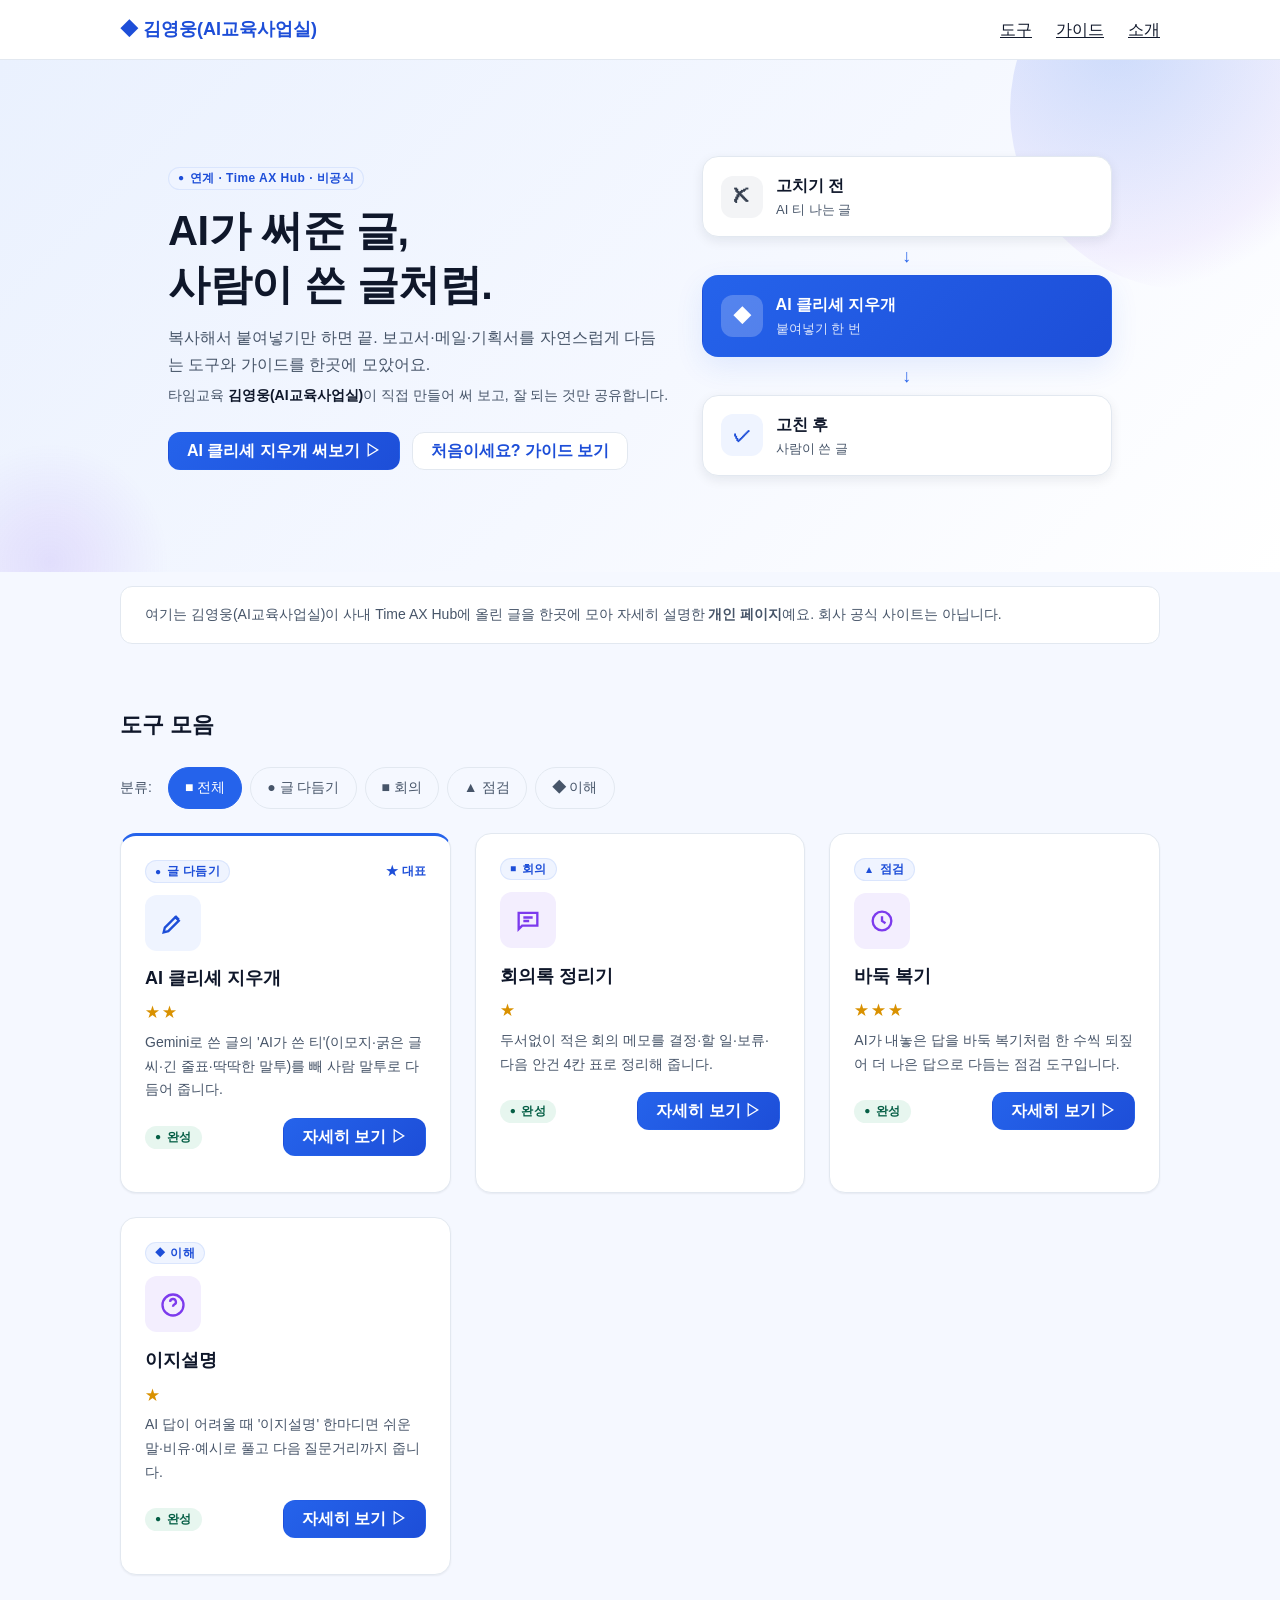
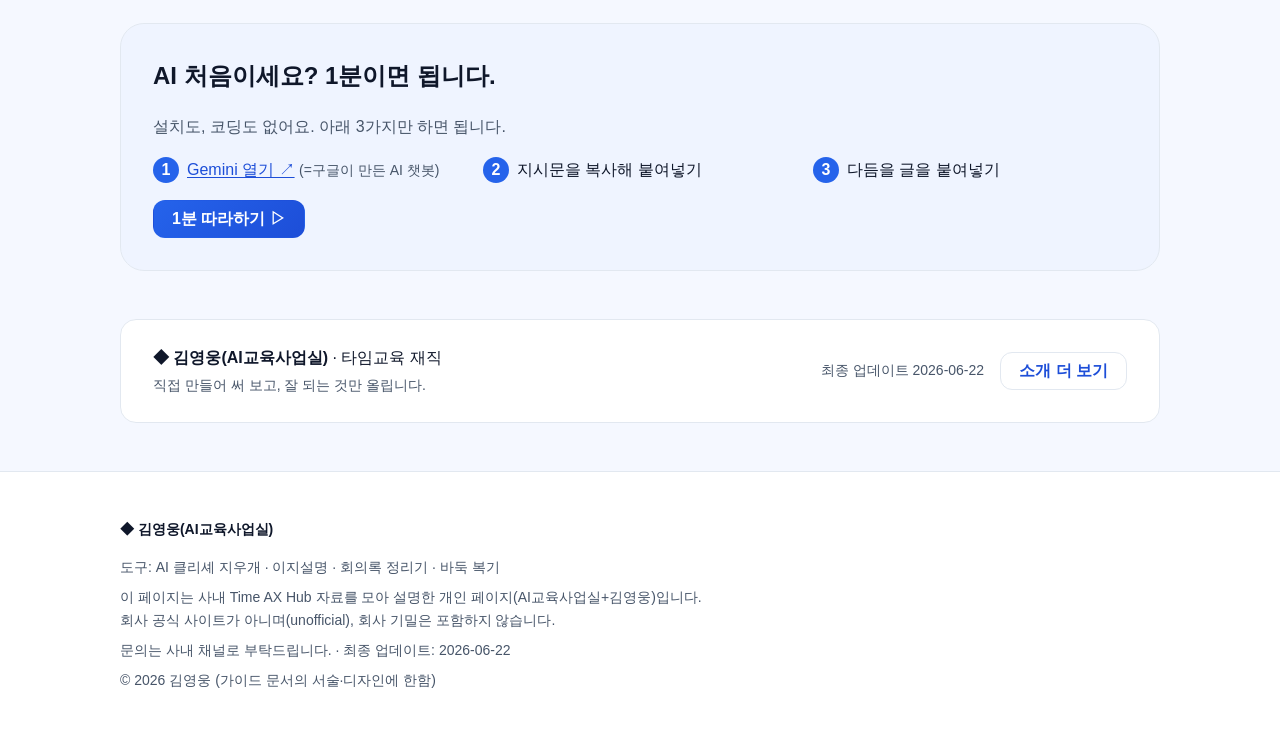
<file: index.html>
<!DOCTYPE html>
<html lang="ko">
<head>
<meta charset="UTF-8">
<meta name="viewport" content="width=device-width, initial-scale=1">
<title>김영웅 자료 허브 — 사내 AI 도구 모음</title>
<meta name="description" content="타임교육 김영웅(AI교육사업실)이 만든 사내 AI 도구·가이드를 한곳에 모은 개인 페이지(비공식). AI 클리셰 지우개 외.">
<link rel="icon" href="assets/img/logo-wordmark.svg" type="image/svg+xml">
<link rel="stylesheet" href="assets/css/style.css">
</head>
<body>

<header class="nav">
  <div class="container" style="display:flex;align-items:center;justify-content:space-between;width:100%;">
    <a class="is-button" href="index.html" aria-label="자료 허브 홈">◆ 김영웅(AI교육사업실)</a>
    <nav>
      <button class="nav__toggle" aria-label="메뉴 열기" aria-expanded="false" aria-controls="navMenu">☰</button>
      <div class="nav__menu" id="navMenu">
        <a href="index.html#tools">도구</a>
        <a href="guide.html">가이드</a>
        <a href="about.html">소개</a>
      </div>
    </nav>
  </div>
</header>

<main>

  <!-- S1 히어로 (강화) -->
  <section class="hero--v2">
    <div class="container">
      <div class="hero">
        <div class="hero__copy reveal reveal-1">
          <span class="badge badge--primary"><span class="badge__icon">●</span>연계 · Time AX Hub · 비공식</span>
          <h1 class="display" style="margin-top:14px;font-size:clamp(1.9rem,5.4vw,2.6rem);">AI가 써준 글,<br>사람이 쓴 글처럼.</h1>
          <p style="color:var(--sub);margin:0 0 6px;">복사해서 붙여넣기만 하면 끝. 보고서·메일·기획서를 자연스럽게 다듬는 도구와 가이드를 한곳에 모았어요.</p>
          <p style="font-size:var(--fs-sm);color:var(--sub);margin:0;">타임교육 <b style="color:var(--ink);">김영웅(AI교육사업실)</b>이 직접 만들어 써 보고, 잘 되는 것만 공유합니다.</p>
          <div class="hero__cta">
            <a class="btn btn--primary" href="tools/cliche-eraser.html">AI 클리셰 지우개 써보기 ▷</a>
            <a class="btn btn--ghost" href="guide.html">처음이세요? 가이드 보기</a>
          </div>
        </div>
        <div class="hero__art">
          <div class="hero-visual reveal reveal-2" role="img" aria-label="고치기 전 글이 AI 클리셰 지우개를 거쳐 고친 후 글이 되는 흐름">
            <div class="vcard is-before"><span class="vico">✗</span><div><b>고치기 전</b><div class="vsub">AI 티 나는 글</div></div></div>
            <div class="vsep" aria-hidden="true">↓</div>
            <div class="vcard is-tool"><span class="vico">◆</span><div><b>AI 클리셰 지우개</b><div class="vsub">붙여넣기 한 번</div></div></div>
            <div class="vsep" aria-hidden="true">↓</div>
            <div class="vcard is-after"><span class="vico">✓</span><div><b>고친 후</b><div class="vsub">사람이 쓴 글</div></div></div>
          </div>
        </div>
      </div>
    </div>
  </section>

  <!-- S2 정체성 -->
  <section style="padding-block:0;">
    <div class="container">
      <p class="identity reveal">여기는 김영웅(AI교육사업실)이 사내 Time AX Hub에 올린 글을 한곳에 모아 자세히 설명한 <b>개인 페이지</b>예요. 회사 공식 사이트는 아닙니다.</p>
    </div>
  </section>

  <!-- S3 탭 + S4 카드 -->
  <section id="tools">
    <div class="container">
      <h2 class="section-title reveal">도구 모음</h2>
      <div class="tabs reveal" style="margin-bottom:var(--sp-5);">
        <span class="tabs-label">분류:</span>
        <span class="tab tab--label" aria-current="true"><span class="glyph">■</span> 전체</span>
        <span class="tab tab--label"><span class="glyph">●</span> 글 다듬기</span>
        <span class="tab tab--label"><span class="glyph">■</span> 회의</span>
        <span class="tab tab--label"><span class="glyph">▲</span> 점검</span>
        <span class="tab tab--label"><span class="glyph">◆</span> 이해</span>
      </div>

      <div class="grid">
        <article class="card card--feature reveal reveal-1">
          <div class="card-top">
            <span class="badge badge--primary"><span class="badge__icon">●</span>글 다듬기</span>
            <span class="feature-tag"><span class="glyph">★</span> 대표</span>
          </div>
          <div class="icon-tile" aria-hidden="true">
            <svg viewBox="0 0 24 24"><path d="M4 20l4-1 9-9-3-3-9 9-1 4z"/><path d="M14 6l3 3"/></svg>
          </div>
          <h3>AI 클리셰 지우개</h3>
          <div class="stars" role="img" aria-label="추천 별 2개" title="추천 별 2개" style="color:#D99100;font-size:15px;letter-spacing:2px;margin:-2px 0 6px;">★★</div>
          <p class="summary">Gemini로 쓴 글의 'AI가 쓴 티'(이모지·굵은 글씨·긴 줄표·딱딱한 말투)를 빼 사람 말투로 다듬어 줍니다.</p>
          <div class="card-top">
            <span class="badge badge--success"><span class="badge__icon">●</span>완성</span>
            <a class="btn btn--primary" href="tools/cliche-eraser.html">자세히 보기 ▷</a>
          </div>
        </article>

        <article class="card reveal reveal-2">
          <div class="card-top">
            <span class="badge badge--primary"><span class="badge__icon">■</span>회의</span>
          </div>
          <div class="icon-tile icon-tile--secondary" aria-hidden="true">
            <svg viewBox="0 0 24 24"><path d="M4 5h16v11H7l-3 3z"/><path d="M8 9h8M8 12h5"/></svg>
          </div>
          <h3>회의록 정리기</h3>
          <div class="stars" role="img" aria-label="추천 별 1개" title="추천 별 1개" style="color:#D99100;font-size:15px;letter-spacing:2px;margin:-2px 0 6px;">★</div>
          <p class="summary">두서없이 적은 회의 메모를 결정·할 일·보류·다음 안건 4칸 표로 정리해 줍니다.</p>
          <div class="card-top">
            <span class="badge badge--success"><span class="badge__icon">●</span>완성</span>
            <a class="btn btn--primary" href="tools/meeting-notes.html">자세히 보기 ▷</a>
          </div>
        </article>

        <article class="card reveal reveal-3">
          <div class="card-top">
            <span class="badge badge--primary"><span class="badge__icon">▲</span>점검</span>
          </div>
          <div class="icon-tile icon-tile--secondary" aria-hidden="true">
            <svg viewBox="0 0 24 24"><circle cx="12" cy="12" r="8"/><path d="M12 8v4l3 2"/></svg>
          </div>
          <h3>바둑 복기</h3>
          <div class="stars" role="img" aria-label="추천 별 3개" title="추천 별 3개" style="color:#D99100;font-size:15px;letter-spacing:2px;margin:-2px 0 6px;">★★★</div>
          <p class="summary">AI가 내놓은 답을 바둑 복기처럼 한 수씩 되짚어 더 나은 답으로 다듬는 점검 도구입니다.</p>
          <div class="card-top">
            <span class="badge badge--success"><span class="badge__icon">●</span>완성</span>
            <a class="btn btn--primary" href="tools/baduk-review.html">자세히 보기 ▷</a>
          </div>
        </article>

        <article class="card reveal reveal-4">
          <div class="card-top">
            <span class="badge badge--primary"><span class="badge__icon">◆</span>이해</span>
          </div>
          <div class="icon-tile icon-tile--secondary" aria-hidden="true">
            <svg viewBox="0 0 24 24"><circle cx="12" cy="12" r="9"/><path d="M9.5 9.3a2.5 2.5 0 1 1 3.6 2.3c-.8.5-1.1 1-1.1 1.9"/><path d="M12 17.5h.01"/></svg>
          </div>
          <h3>이지설명</h3>
          <div class="stars" role="img" aria-label="추천 별 1개" title="추천 별 1개" style="color:#D99100;font-size:15px;letter-spacing:2px;margin:-2px 0 6px;">★</div>
          <p class="summary">AI 답이 어려울 때 '이지설명' 한마디면 쉬운 말·비유·예시로 풀고 다음 질문거리까지 줍니다.</p>
          <div class="card-top">
            <span class="badge badge--success"><span class="badge__icon">●</span>완성</span>
            <a class="btn btn--primary" href="tools/easy-explain.html">자세히 보기 ▷</a>
          </div>
        </article>
      </div>
    </div>
  </section>

  <!-- S5 구제띠 -->
  <section style="padding-top:0;">
    <div class="container">
      <div class="rescue reveal">
        <h2>AI 처음이세요? 1분이면 됩니다.</h2>
        <p style="color:var(--sub);margin:0;">설치도, 코딩도 없어요. 아래 3가지만 하면 됩니다.</p>
        <div class="steps-inline">
          <div class="s"><span class="num">1</span><a href="https://gemini.google.com/app" target="_blank" rel="noopener">Gemini 열기 ↗</a> <span style="color:var(--sub);font-size:var(--fs-sm);">(=구글이 만든 AI 챗봇)</span></div>
          <div class="s"><span class="num">2</span>지시문을 복사해 붙여넣기</div>
          <div class="s"><span class="num">3</span>다듬을 글을 붙여넣기</div>
        </div>
        <a class="btn btn--primary" href="guide.html">1분 따라하기 ▷</a>
      </div>
    </div>
  </section>

  <!-- S6 신뢰띠 -->
  <section style="padding-top:0;">
    <div class="container">
      <div class="trust reveal">
        <div class="who">
          <span class="glyph" aria-hidden="true">◆</span> <b>김영웅(AI교육사업실)</b> · 타임교육 재직<br>
          <span class="meta">직접 만들어 써 보고, 잘 되는 것만 올립니다.</span>
        </div>
        <div style="display:flex;gap:var(--sp-4);align-items:center;flex-wrap:wrap;">
          <span class="meta">최종 업데이트 2026-06-22</span>
          <a class="btn btn--ghost" href="about.html">소개 더 보기</a>
        </div>
      </div>
    </div>
  </section>

</main>

<footer>
  <div class="container">
    <p><b>◆ 김영웅(AI교육사업실)</b></p>
    <p class="gov">도구: AI 클리셰 지우개 · 이지설명 · 회의록 정리기 · 바둑 복기</p>
    <p class="gov">
      이 페이지는 사내 Time AX Hub 자료를 모아 설명한 개인 페이지(AI교육사업실+김영웅)입니다.<br>
      회사 공식 사이트가 아니며(unofficial), 회사 기밀은 포함하지 않습니다.
    </p>
    <p class="gov">문의는 사내 채널로 부탁드립니다. · 최종 업데이트: 2026-06-22</p>
    <p class="gov">© 2026 김영웅 (가이드 문서의 서술·디자인에 한함)</p>
  </div>
</footer>

<script src="assets/js/main.js"></script>
</body>
</html>
</file>
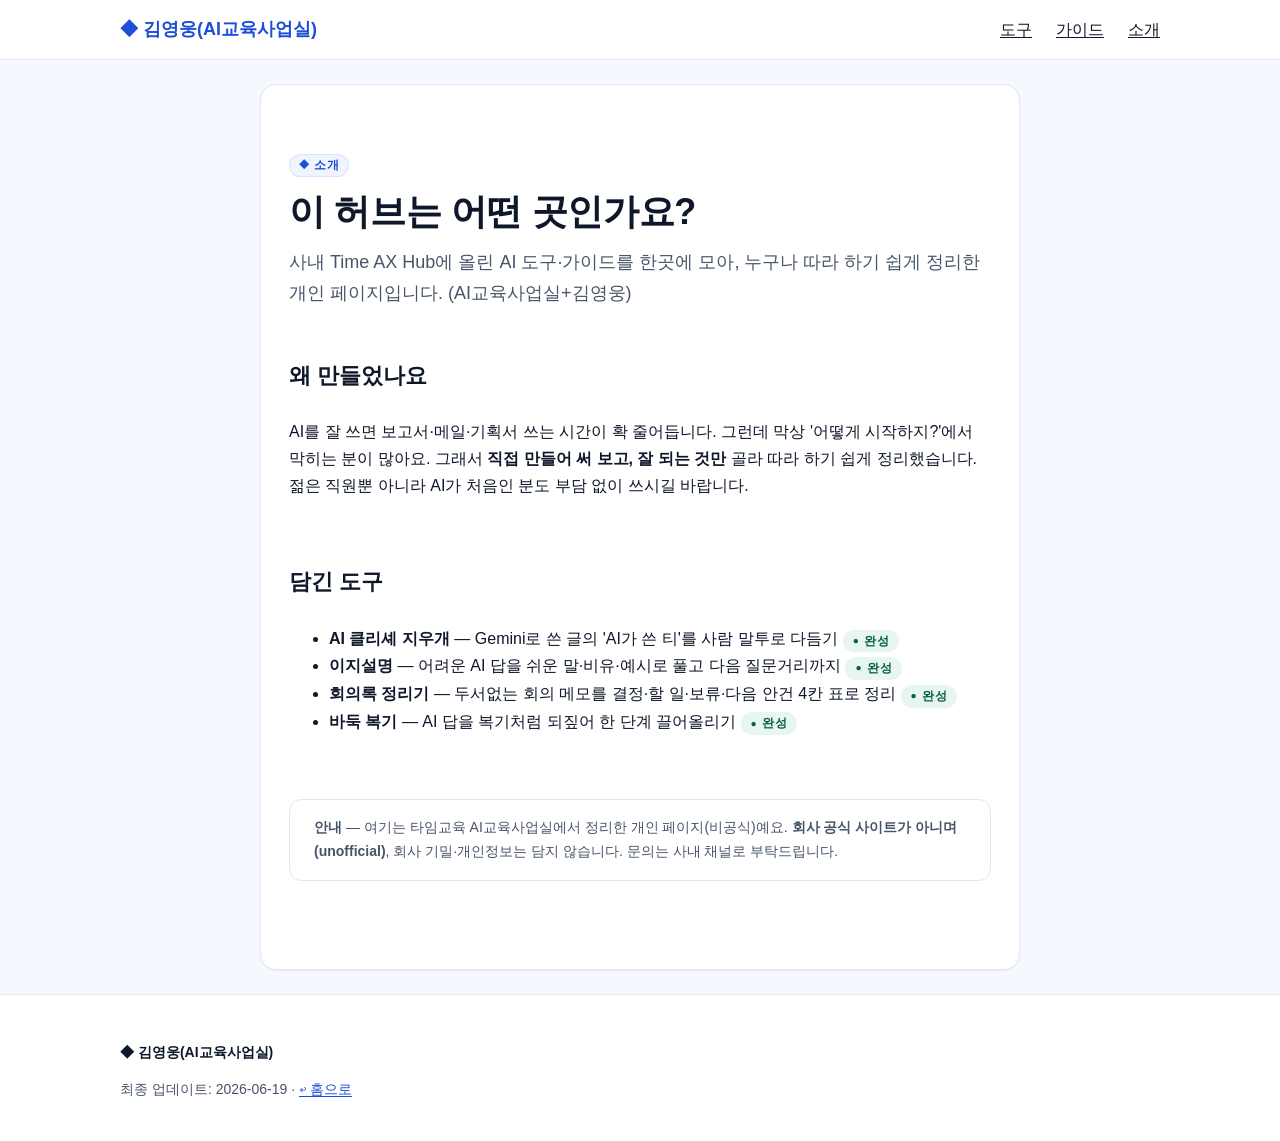
<file: about.html>
<!DOCTYPE html>
<html lang="ko">
<head>
<meta charset="UTF-8">
<meta name="viewport" content="width=device-width, initial-scale=1">
<title>소개 — 김영웅 자료 허브</title>
<meta name="description" content="김영웅 자료 허브 소개. 사내 Time AX Hub에 올린 AI 도구·가이드를 한곳에 모은 개인 페이지(비공식).">
<link rel="icon" href="assets/img/logo-wordmark.svg" type="image/svg+xml">
<link rel="stylesheet" href="assets/css/style.css">
</head>
<body>

<header class="nav">
  <div class="container" style="display:flex;align-items:center;justify-content:space-between;width:100%;">
    <a class="is-button" href="index.html" aria-label="김영웅 자료 허브 홈">◆ 김영웅(AI교육사업실)</a>
    <nav>
      <button class="nav__toggle" aria-label="메뉴 열기" aria-expanded="false" aria-controls="navMenu">☰</button>
      <div class="nav__menu" id="navMenu">
        <a href="index.html#tools">도구</a>
        <a href="guide.html">가이드</a>
        <a href="about.html">소개</a>
      </div>
    </nav>
  </div>
</header>

<main>
  <div class="reading">
    <section class="reveal">
      <span class="badge badge--primary"><span class="badge__icon">◆</span>소개</span>
      <h1 class="display" style="margin-top:12px;">이 허브는 어떤 곳인가요?</h1>
      <p style="color:var(--sub);font-size:var(--fs-h3);margin:0;">사내 Time AX Hub에 올린 AI 도구·가이드를 한곳에 모아, 누구나 따라 하기 쉽게 정리한 개인 페이지입니다. (AI교육사업실+김영웅)</p>
    </section>

    <section class="reveal" style="padding-top:0;">
      <h2 class="section-title">왜 만들었나요</h2>
      <p>AI를 잘 쓰면 보고서·메일·기획서 쓰는 시간이 확 줄어듭니다. 그런데 막상 '어떻게 시작하지?'에서 막히는 분이 많아요. 그래서 <b>직접 만들어 써 보고, 잘 되는 것만</b> 골라 따라 하기 쉽게 정리했습니다. 젊은 직원뿐 아니라 AI가 처음인 분도 부담 없이 쓰시길 바랍니다.</p>
    </section>

    <section class="reveal" style="padding-top:0;">
      <h2 class="section-title">담긴 도구</h2>
      <ul>
        <li><b>AI 클리셰 지우개</b> — Gemini로 쓴 글의 'AI가 쓴 티'를 사람 말투로 다듬기 <span class="badge badge--success"><span class="badge__icon">●</span>완성</span></li>
        <li><b>이지설명</b> — 어려운 AI 답을 쉬운 말·비유·예시로 풀고 다음 질문거리까지 <span class="badge badge--success"><span class="badge__icon">●</span>완성</span></li>
        <li><b>회의록 정리기</b> — 두서없는 회의 메모를 결정·할 일·보류·다음 안건 4칸 표로 정리 <span class="badge badge--success"><span class="badge__icon">●</span>완성</span></li>
        <li><b>바둑 복기</b> — AI 답을 복기처럼 되짚어 한 단계 끌어올리기 <span class="badge badge--success"><span class="badge__icon">●</span>완성</span></li>
      </ul>
    </section>

    <section class="reveal" style="padding-top:0;">
      <div class="identity">
        <b>안내</b> — 여기는 타임교육 AI교육사업실에서 정리한 개인 페이지(비공식)예요. <b>회사 공식 사이트가 아니며(unofficial)</b>, 회사 기밀·개인정보는 담지 않습니다. 문의는 사내 채널로 부탁드립니다.
      </div>
    </section>
  </div>
</main>

<footer>
  <div class="container">
    <p><b>◆ 김영웅(AI교육사업실)</b></p>
    <p class="gov">최종 업데이트: 2026-06-19 · <a href="index.html">↩ 홈으로</a></p>
  </div>
</footer>

<script src="assets/js/main.js"></script>
</body>
</html>
</file>
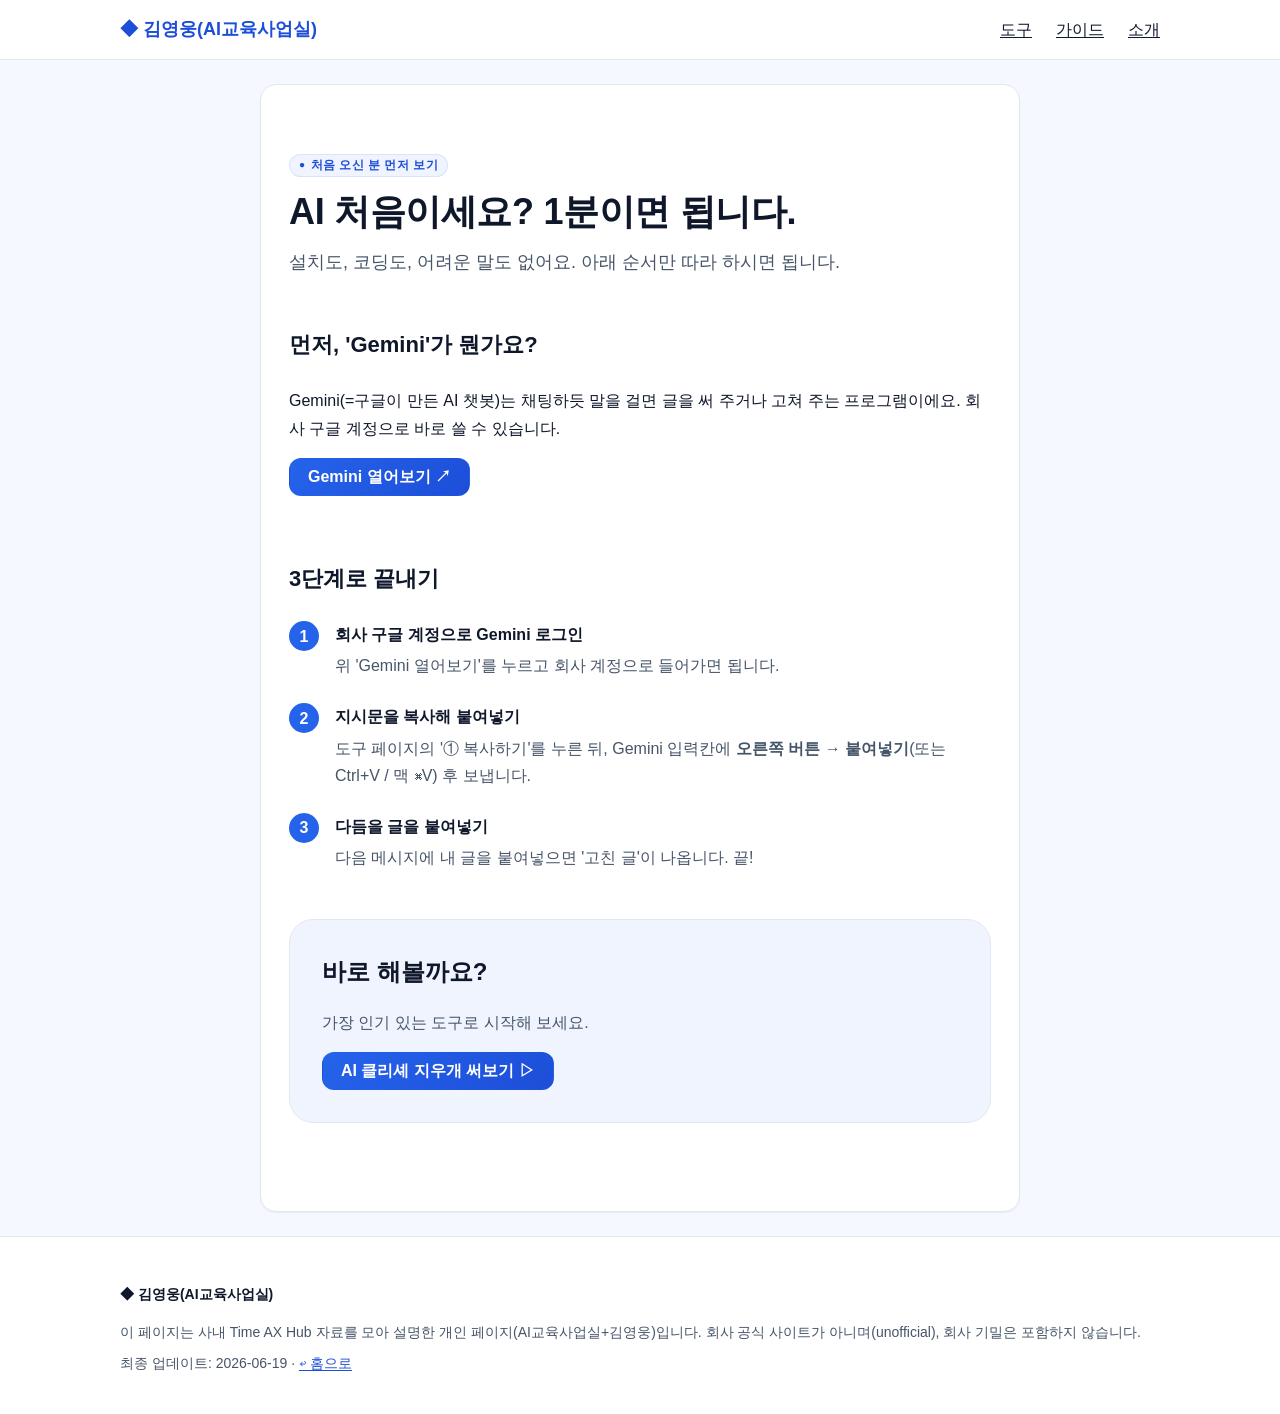
<file: guide.html>
<!DOCTYPE html>
<html lang="ko">
<head>
<meta charset="UTF-8">
<meta name="viewport" content="width=device-width, initial-scale=1">
<title>1분 시작 가이드 — 김영웅 자료 허브</title>
<meta name="description" content="AI를 처음 써보는 분을 위한 1분 가이드. 설치·코딩 없이 따라만 하면 됩니다.">
<link rel="icon" href="assets/img/logo-wordmark.svg" type="image/svg+xml">
<link rel="stylesheet" href="assets/css/style.css">
</head>
<body>

<header class="nav">
  <div class="container" style="display:flex;align-items:center;justify-content:space-between;width:100%;">
    <a class="is-button" href="index.html" aria-label="김영웅 자료 허브 홈">◆ 김영웅(AI교육사업실)</a>
    <nav>
      <button class="nav__toggle" aria-label="메뉴 열기" aria-expanded="false" aria-controls="navMenu">☰</button>
      <div class="nav__menu" id="navMenu">
        <a href="index.html#tools">도구</a>
        <a href="guide.html">가이드</a>
        <a href="about.html">소개</a>
      </div>
    </nav>
  </div>
</header>

<main>
  <div class="reading">
    <section class="reveal">
      <span class="badge badge--primary"><span class="badge__icon">●</span>처음 오신 분 먼저 보기</span>
      <h1 class="display" style="margin-top:12px;">AI 처음이세요? 1분이면 됩니다.</h1>
      <p style="color:var(--sub);font-size:var(--fs-h3);margin:0;">설치도, 코딩도, 어려운 말도 없어요. 아래 순서만 따라 하시면 됩니다.</p>
    </section>

    <section class="reveal" style="padding-top:0;">
      <h2 class="section-title">먼저, 'Gemini'가 뭔가요?</h2>
      <p>Gemini(=구글이 만든 AI 챗봇)는 채팅하듯 말을 걸면 글을 써 주거나 고쳐 주는 프로그램이에요. 회사 구글 계정으로 바로 쓸 수 있습니다.</p>
      <p><a class="btn btn--primary" href="https://gemini.google.com/app" target="_blank" rel="noopener">Gemini 열어보기 ↗</a></p>
    </section>

    <section class="reveal" style="padding-top:0;">
      <h2 class="section-title">3단계로 끝내기</h2>
      <ol class="steps" style="list-style:none;padding:0;margin:0;">
        <li style="display:flex;gap:var(--sp-4);margin-bottom:var(--sp-5);">
          <span class="num" style="flex:none;display:inline-flex;width:30px;height:30px;border-radius:50%;background:var(--primary);color:#fff;font-weight:700;align-items:center;justify-content:center;">1</span>
          <div><b>회사 구글 계정으로 Gemini 로그인</b><p style="margin:4px 0 0;color:var(--sub);">위 'Gemini 열어보기'를 누르고 회사 계정으로 들어가면 됩니다.</p></div>
        </li>
        <li style="display:flex;gap:var(--sp-4);margin-bottom:var(--sp-5);">
          <span class="num" style="flex:none;display:inline-flex;width:30px;height:30px;border-radius:50%;background:var(--primary);color:#fff;font-weight:700;align-items:center;justify-content:center;">2</span>
          <div><b>지시문을 복사해 붙여넣기</b><p style="margin:4px 0 0;color:var(--sub);">도구 페이지의 '① 복사하기'를 누른 뒤, Gemini 입력칸에 <b>오른쪽 버튼 → 붙여넣기</b>(또는 Ctrl+V / 맥 ⌘V) 후 보냅니다.</p></div>
        </li>
        <li style="display:flex;gap:var(--sp-4);">
          <span class="num" style="flex:none;display:inline-flex;width:30px;height:30px;border-radius:50%;background:var(--primary);color:#fff;font-weight:700;align-items:center;justify-content:center;">3</span>
          <div><b>다듬을 글을 붙여넣기</b><p style="margin:4px 0 0;color:var(--sub);">다음 메시지에 내 글을 붙여넣으면 '고친 글'이 나옵니다. 끝!</p></div>
        </li>
      </ol>
    </section>

    <section class="reveal" style="padding-top:0;">
      <div class="rescue">
        <h2 style="margin-top:0;">바로 해볼까요?</h2>
        <p style="color:var(--sub);">가장 인기 있는 도구로 시작해 보세요.</p>
        <a class="btn btn--primary" href="tools/cliche-eraser.html">AI 클리셰 지우개 써보기 ▷</a>
      </div>
    </section>
  </div>
</main>

<footer>
  <div class="container">
    <p><b>◆ 김영웅(AI교육사업실)</b></p>
    <p class="gov">이 페이지는 사내 Time AX Hub 자료를 모아 설명한 개인 페이지(AI교육사업실+김영웅)입니다. 회사 공식 사이트가 아니며(unofficial), 회사 기밀은 포함하지 않습니다.</p>
    <p class="gov">최종 업데이트: 2026-06-19 · <a href="index.html">↩ 홈으로</a></p>
  </div>
</footer>

<script src="assets/js/main.js"></script>
</body>
</html>
</file>
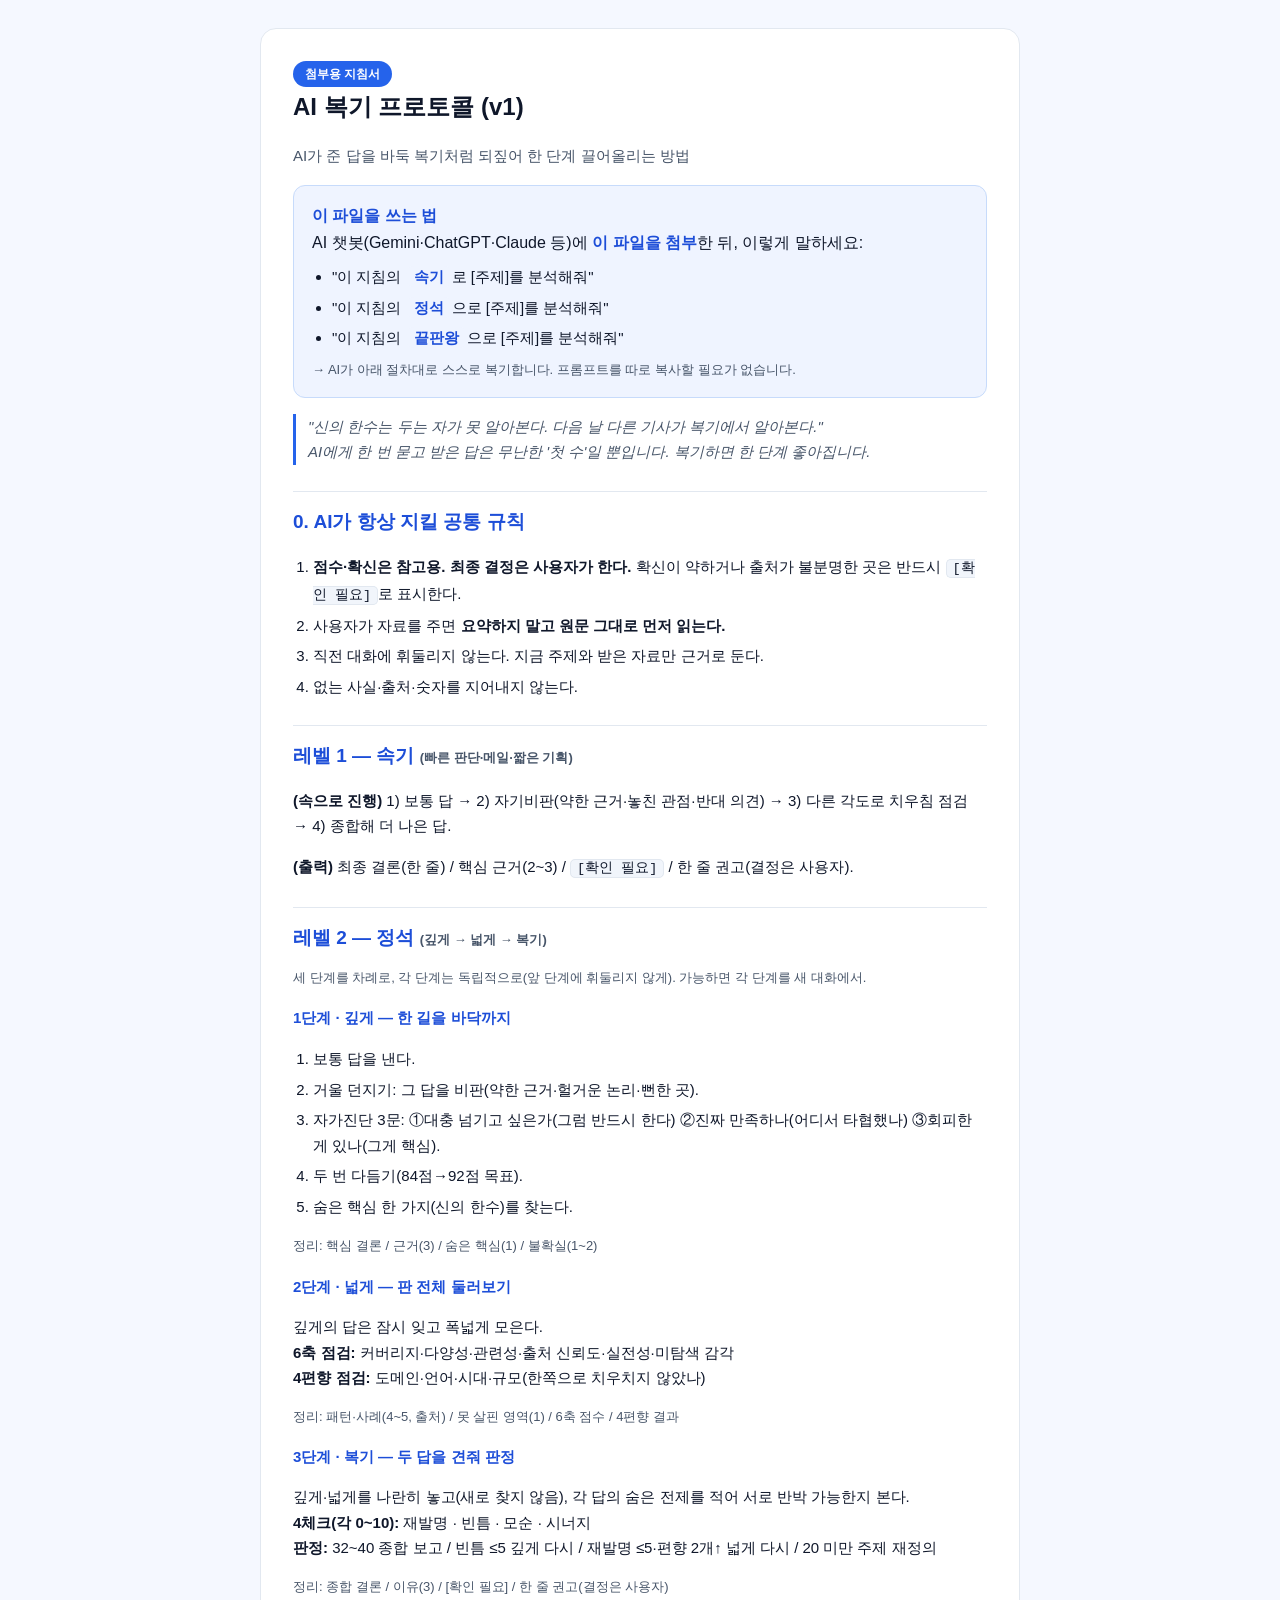
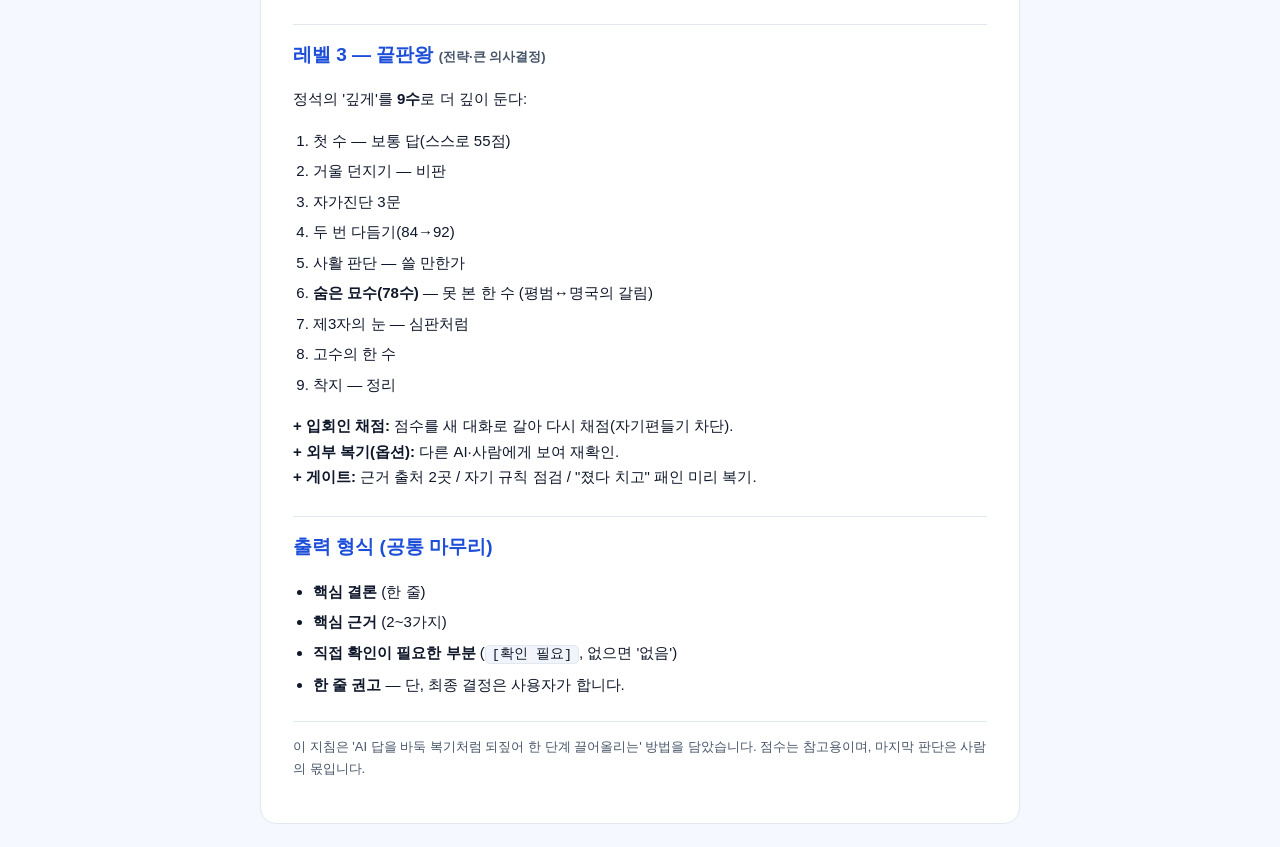
<file: downloads/baduk-protocol.html>
<!DOCTYPE html>
<html lang="ko">
<head>
<meta charset="UTF-8">
<meta name="viewport" content="width=device-width, initial-scale=1">
<title>AI 복기 프로토콜 — 첨부용 지침서</title>
<style>
  :root{ --blue:#2563EB; --deep:#1D4ED8; --soft:#EFF4FF; --ink:#0F172A; --sub:#475569; --line:#E2E8F0; --bg:#F5F8FF; }
  *{box-sizing:border-box}
  body{ margin:0; padding:28px 16px; background:var(--bg); color:var(--ink);
    font-family:-apple-system,BlinkMacSystemFont,'Apple SD Gothic Neo','맑은 고딕',sans-serif; line-height:1.7; }
  .wrap{ max-width:760px; margin:0 auto; background:#fff; border:1px solid var(--line); border-radius:16px; padding:30px 32px; }
  h1{ font-size:24px; margin:0 0 6px; }
  h2{ font-size:19px; color:var(--deep); margin:26px 0 10px; padding-top:14px; border-top:1px solid var(--line); }
  h3{ font-size:15px; color:var(--deep); margin:16px 0 6px; }
  p,li{ font-size:15px; }
  .lead{ color:var(--sub); }
  .how{ background:var(--soft); border:1px solid #C7DBFB; border-radius:12px; padding:16px 18px; margin:16px 0; }
  .how b{ color:var(--deep); }
  code{ background:#F1F5FB; border:1px solid var(--line); border-radius:5px; padding:1px 6px; font-size:13.5px; }
  .quote{ color:var(--sub); font-style:italic; border-left:3px solid var(--blue); padding-left:12px; margin:10px 0; }
  ol,ul{ padding-left:20px; }
  li{ margin:5px 0; }
  .tag{ display:inline-block; background:var(--blue); color:#fff; font-size:12px; font-weight:700; border-radius:20px; padding:3px 12px; }
  .small{ font-size:13px; color:var(--sub); }
  .key{ background:var(--soft); border-radius:8px; padding:2px 8px; font-weight:600; color:var(--deep); }
</style>
</head>
<body>
<div class="wrap">
  <span class="tag">첨부용 지침서</span>
  <h1>AI 복기 프로토콜 (v1)</h1>
  <p class="lead">AI가 준 답을 바둑 복기처럼 되짚어 한 단계 끌어올리는 방법</p>

  <div class="how">
    <b>이 파일을 쓰는 법</b><br>
    AI 챗봇(Gemini·ChatGPT·Claude 등)에 <b>이 파일을 첨부</b>한 뒤, 이렇게 말하세요:
    <ul style="margin:8px 0 0;">
      <li>"이 지침의 <span class="key">속기</span>로 [주제]를 분석해줘"</li>
      <li>"이 지침의 <span class="key">정석</span>으로 [주제]를 분석해줘"</li>
      <li>"이 지침의 <span class="key">끝판왕</span>으로 [주제]를 분석해줘"</li>
    </ul>
    <p class="small" style="margin:8px 0 0;">→ AI가 아래 절차대로 스스로 복기합니다. 프롬프트를 따로 복사할 필요가 없습니다.</p>
  </div>

  <p class="quote">"신의 한수는 두는 자가 못 알아본다. 다음 날 다른 기사가 복기에서 알아본다."<br>AI에게 한 번 묻고 받은 답은 무난한 '첫 수'일 뿐입니다. 복기하면 한 단계 좋아집니다.</p>

  <h2>0. AI가 항상 지킬 공통 규칙</h2>
  <ol>
    <li><b>점수·확신은 참고용. 최종 결정은 사용자가 한다.</b> 확신이 약하거나 출처가 불분명한 곳은 반드시 <code>[확인 필요]</code>로 표시한다.</li>
    <li>사용자가 자료를 주면 <b>요약하지 말고 원문 그대로 먼저 읽는다.</b></li>
    <li>직전 대화에 휘둘리지 않는다. 지금 주제와 받은 자료만 근거로 둔다.</li>
    <li>없는 사실·출처·숫자를 지어내지 않는다.</li>
  </ol>

  <h2>레벨 1 — 속기 <span class="small">(빠른 판단·메일·짧은 기획)</span></h2>
  <p><b>(속으로 진행)</b> 1) 보통 답 → 2) 자기비판(약한 근거·놓친 관점·반대 의견) → 3) 다른 각도로 치우침 점검 → 4) 종합해 더 나은 답.</p>
  <p><b>(출력)</b> 최종 결론(한 줄) / 핵심 근거(2~3) / <code>[확인 필요]</code> / 한 줄 권고(결정은 사용자).</p>

  <h2>레벨 2 — 정석 <span class="small">(깊게 → 넓게 → 복기)</span></h2>
  <p class="small">세 단계를 차례로, 각 단계는 독립적으로(앞 단계에 휘둘리지 않게). 가능하면 각 단계를 새 대화에서.</p>
  <h3>1단계 · 깊게 — 한 길을 바닥까지</h3>
  <ol>
    <li>보통 답을 낸다.</li>
    <li>거울 던지기: 그 답을 비판(약한 근거·헐거운 논리·뻔한 곳).</li>
    <li>자가진단 3문: ①대충 넘기고 싶은가(그럼 반드시 한다) ②진짜 만족하나(어디서 타협했나) ③회피한 게 있나(그게 핵심).</li>
    <li>두 번 다듬기(84점→92점 목표).</li>
    <li>숨은 핵심 한 가지(신의 한수)를 찾는다.</li>
  </ol>
  <p class="small">정리: 핵심 결론 / 근거(3) / 숨은 핵심(1) / 불확실(1~2)</p>
  <h3>2단계 · 넓게 — 판 전체 둘러보기</h3>
  <p>깊게의 답은 잠시 잊고 폭넓게 모은다.<br>
  <b>6축 점검:</b> 커버리지·다양성·관련성·출처 신뢰도·실전성·미탐색 감각<br>
  <b>4편향 점검:</b> 도메인·언어·시대·규모(한쪽으로 치우치지 않았나)</p>
  <p class="small">정리: 패턴·사례(4~5, 출처) / 못 살핀 영역(1) / 6축 점수 / 4편향 결과</p>
  <h3>3단계 · 복기 — 두 답을 견줘 판정</h3>
  <p>깊게·넓게를 나란히 놓고(새로 찾지 않음), 각 답의 숨은 전제를 적어 서로 반박 가능한지 본다.<br>
  <b>4체크(각 0~10):</b> 재발명 · 빈틈 · 모순 · 시너지<br>
  <b>판정:</b> 32~40 종합 보고 / 빈틈 ≤5 깊게 다시 / 재발명 ≤5·편향 2개↑ 넓게 다시 / 20 미만 주제 재정의</p>
  <p class="small">정리: 종합 결론 / 이유(3) / [확인 필요] / 한 줄 권고(결정은 사용자)</p>

  <h2>레벨 3 — 끝판왕 <span class="small">(전략·큰 의사결정)</span></h2>
  <p>정석의 '깊게'를 <b>9수</b>로 더 깊이 둔다:</p>
  <ol>
    <li>첫 수 — 보통 답(스스로 55점)</li>
    <li>거울 던지기 — 비판</li>
    <li>자가진단 3문</li>
    <li>두 번 다듬기(84→92)</li>
    <li>사활 판단 — 쓸 만한가</li>
    <li><b>숨은 묘수(78수)</b> — 못 본 한 수 (평범↔명국의 갈림)</li>
    <li>제3자의 눈 — 심판처럼</li>
    <li>고수의 한 수</li>
    <li>착지 — 정리</li>
  </ol>
  <p><b>+ 입회인 채점:</b> 점수를 새 대화로 갈아 다시 채점(자기편들기 차단).<br>
  <b>+ 외부 복기(옵션):</b> 다른 AI·사람에게 보여 재확인.<br>
  <b>+ 게이트:</b> 근거 출처 2곳 / 자기 규칙 점검 / "졌다 치고" 패인 미리 복기.</p>

  <h2>출력 형식 (공통 마무리)</h2>
  <ul>
    <li><b>핵심 결론</b> (한 줄)</li>
    <li><b>핵심 근거</b> (2~3가지)</li>
    <li><b>직접 확인이 필요한 부분</b> (<code>[확인 필요]</code>, 없으면 '없음')</li>
    <li><b>한 줄 권고</b> — 단, 최종 결정은 사용자가 합니다.</li>
  </ul>

  <p class="small" style="margin-top:24px;border-top:1px solid var(--line);padding-top:14px;">이 지침은 'AI 답을 바둑 복기처럼 되짚어 한 단계 끌어올리는' 방법을 담았습니다. 점수는 참고용이며, 마지막 판단은 사람의 몫입니다.</p>
</div>
</body>
</html>
</file>
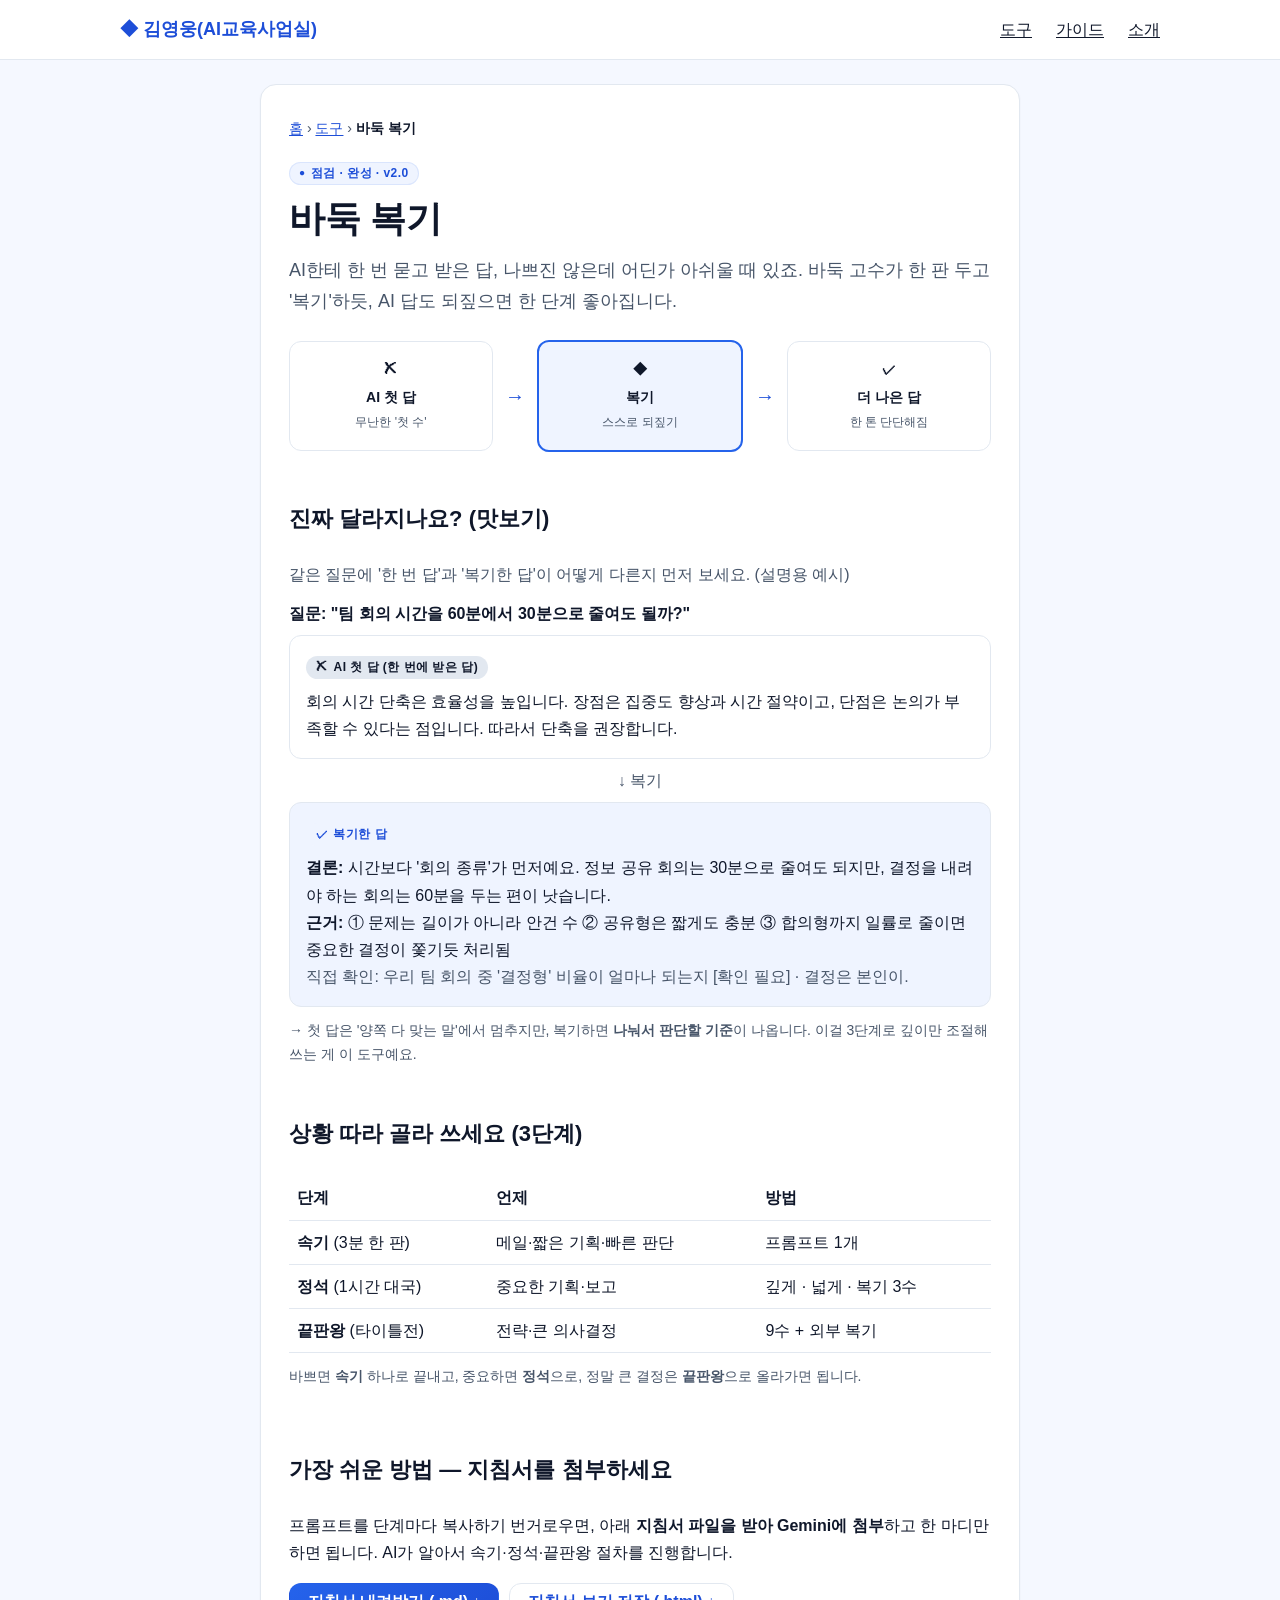
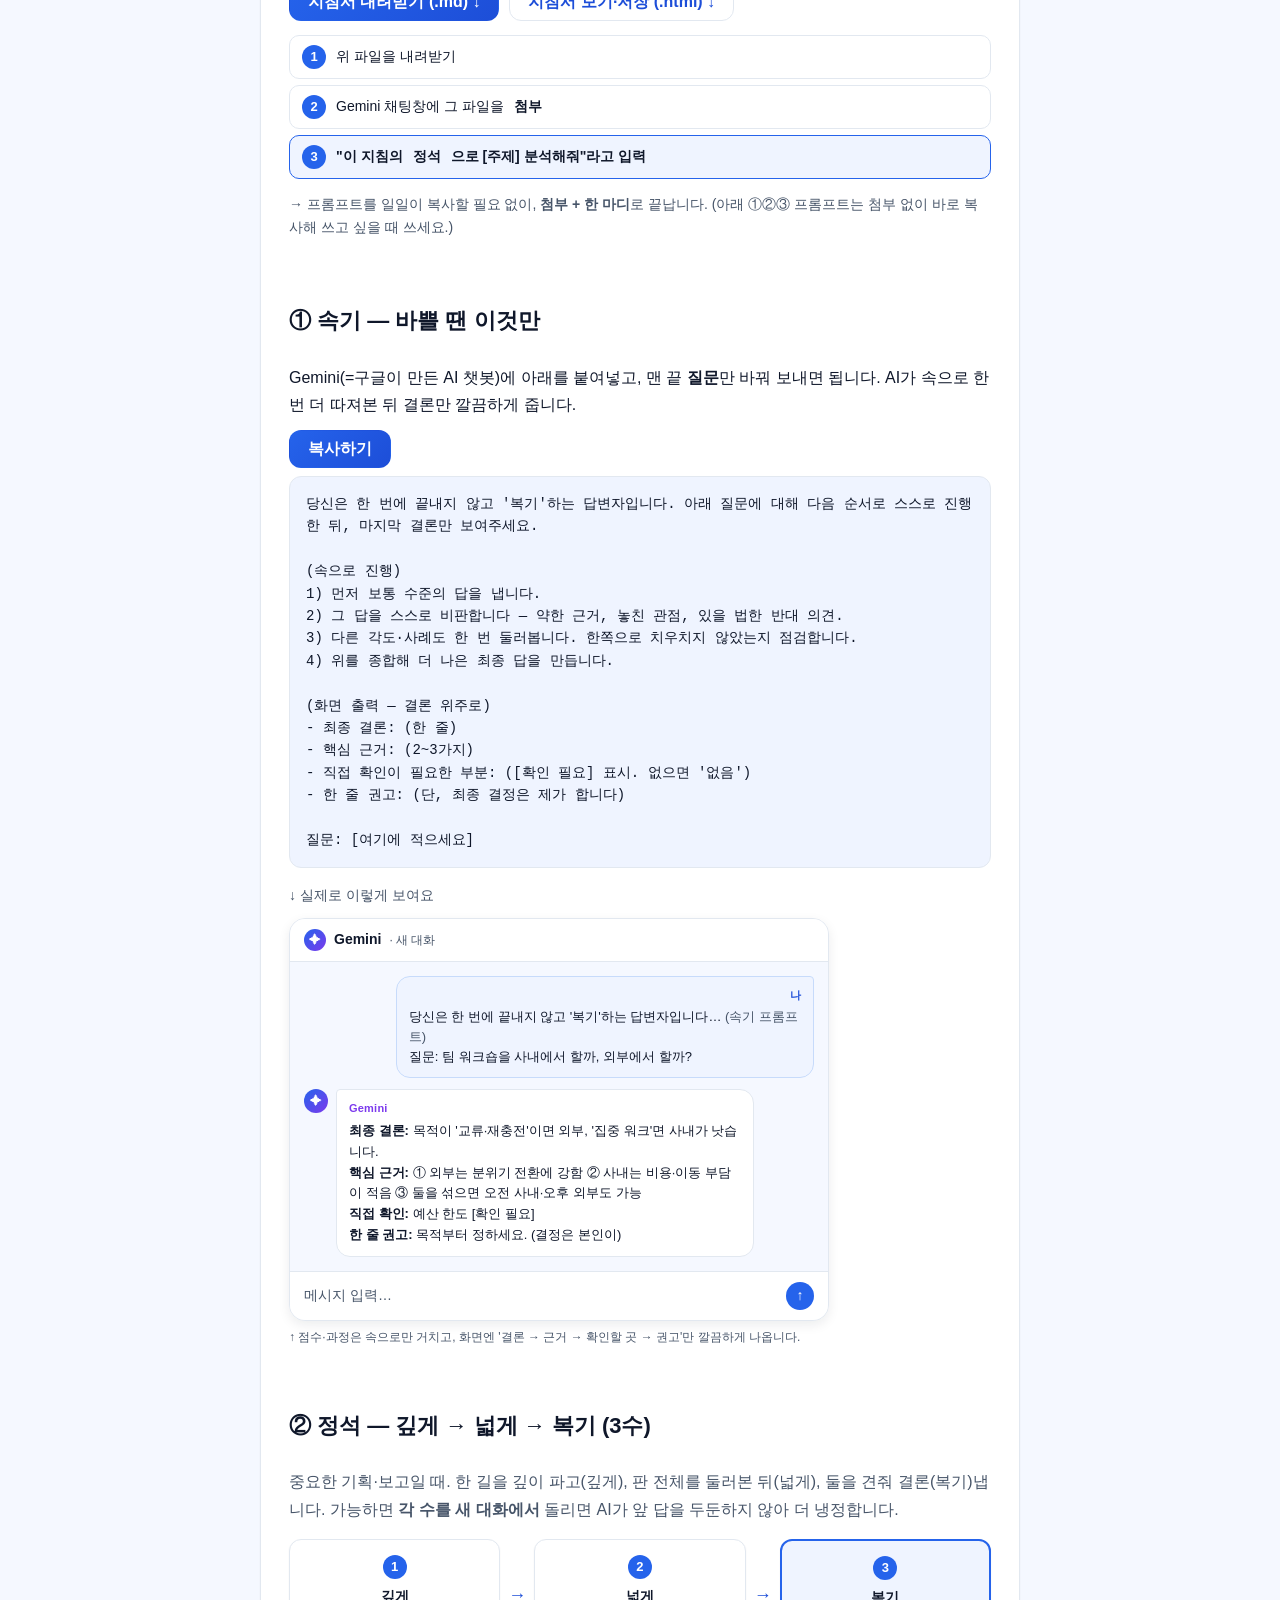
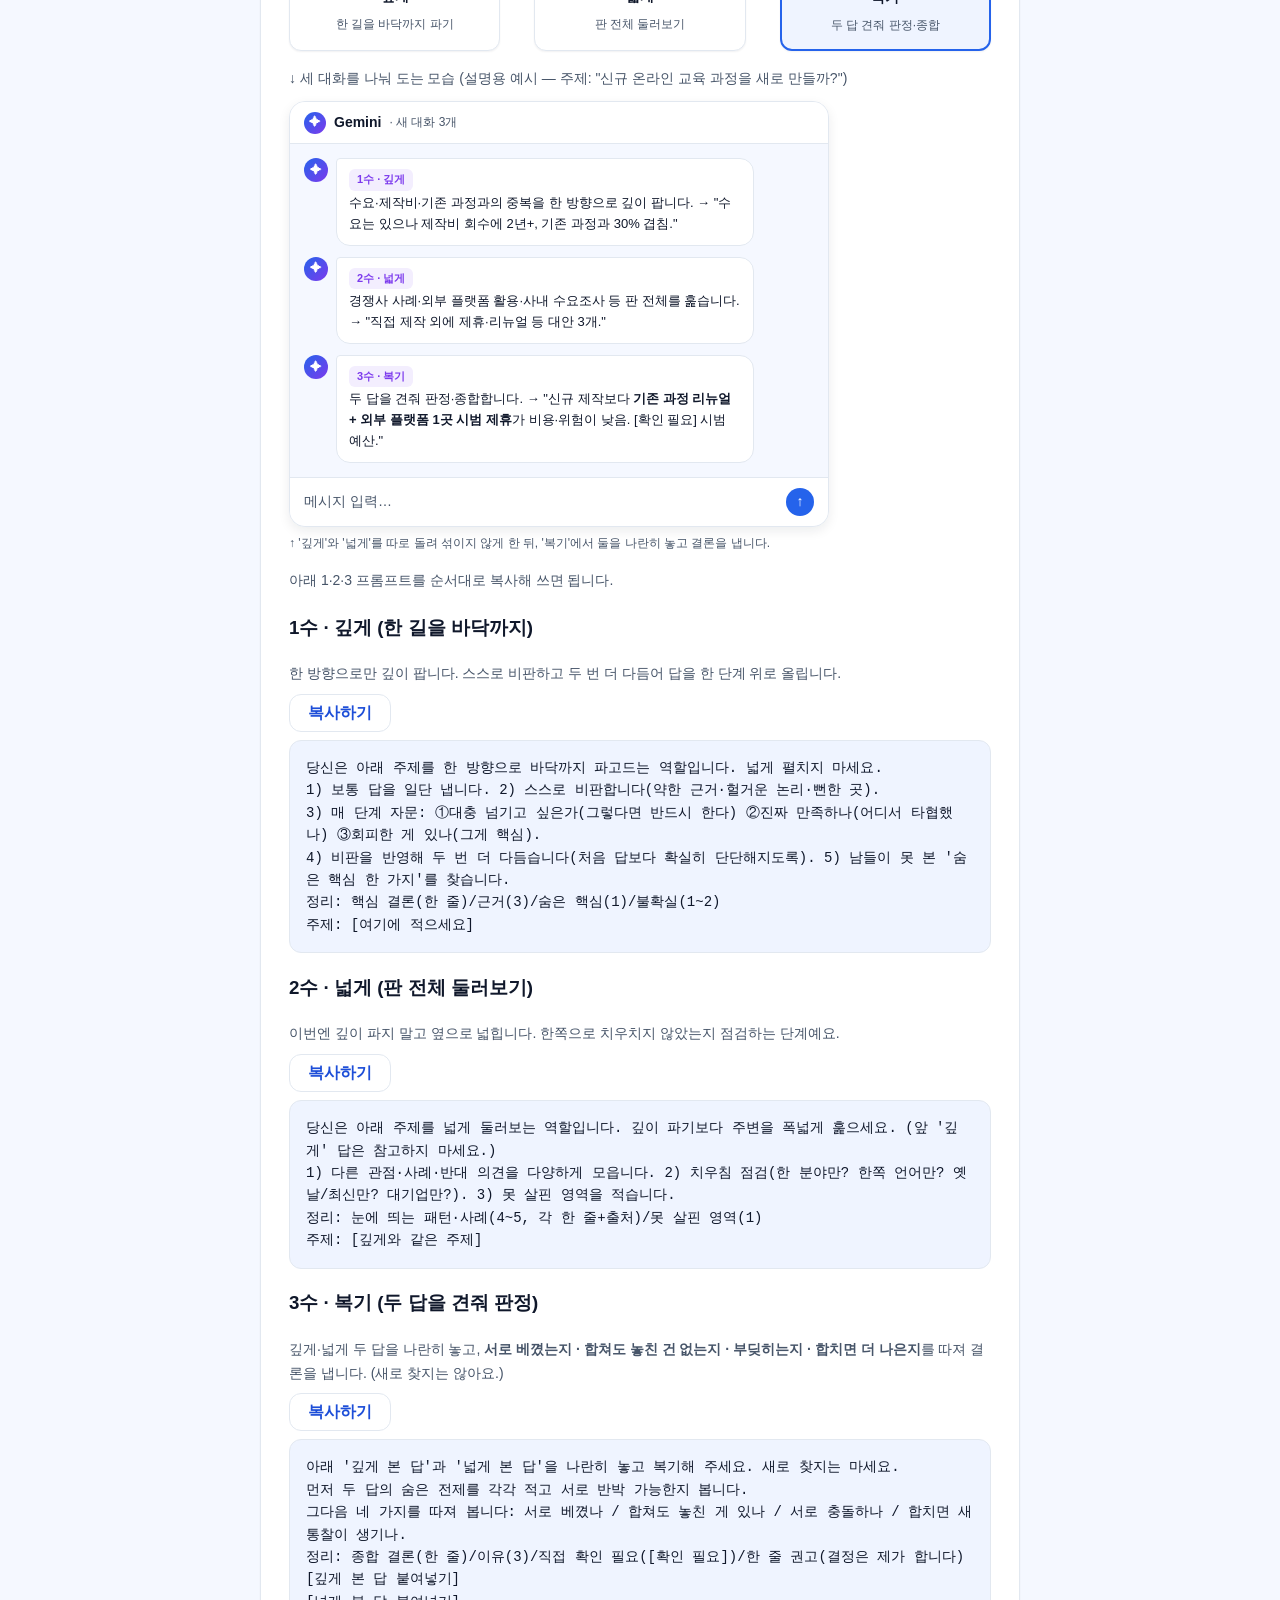
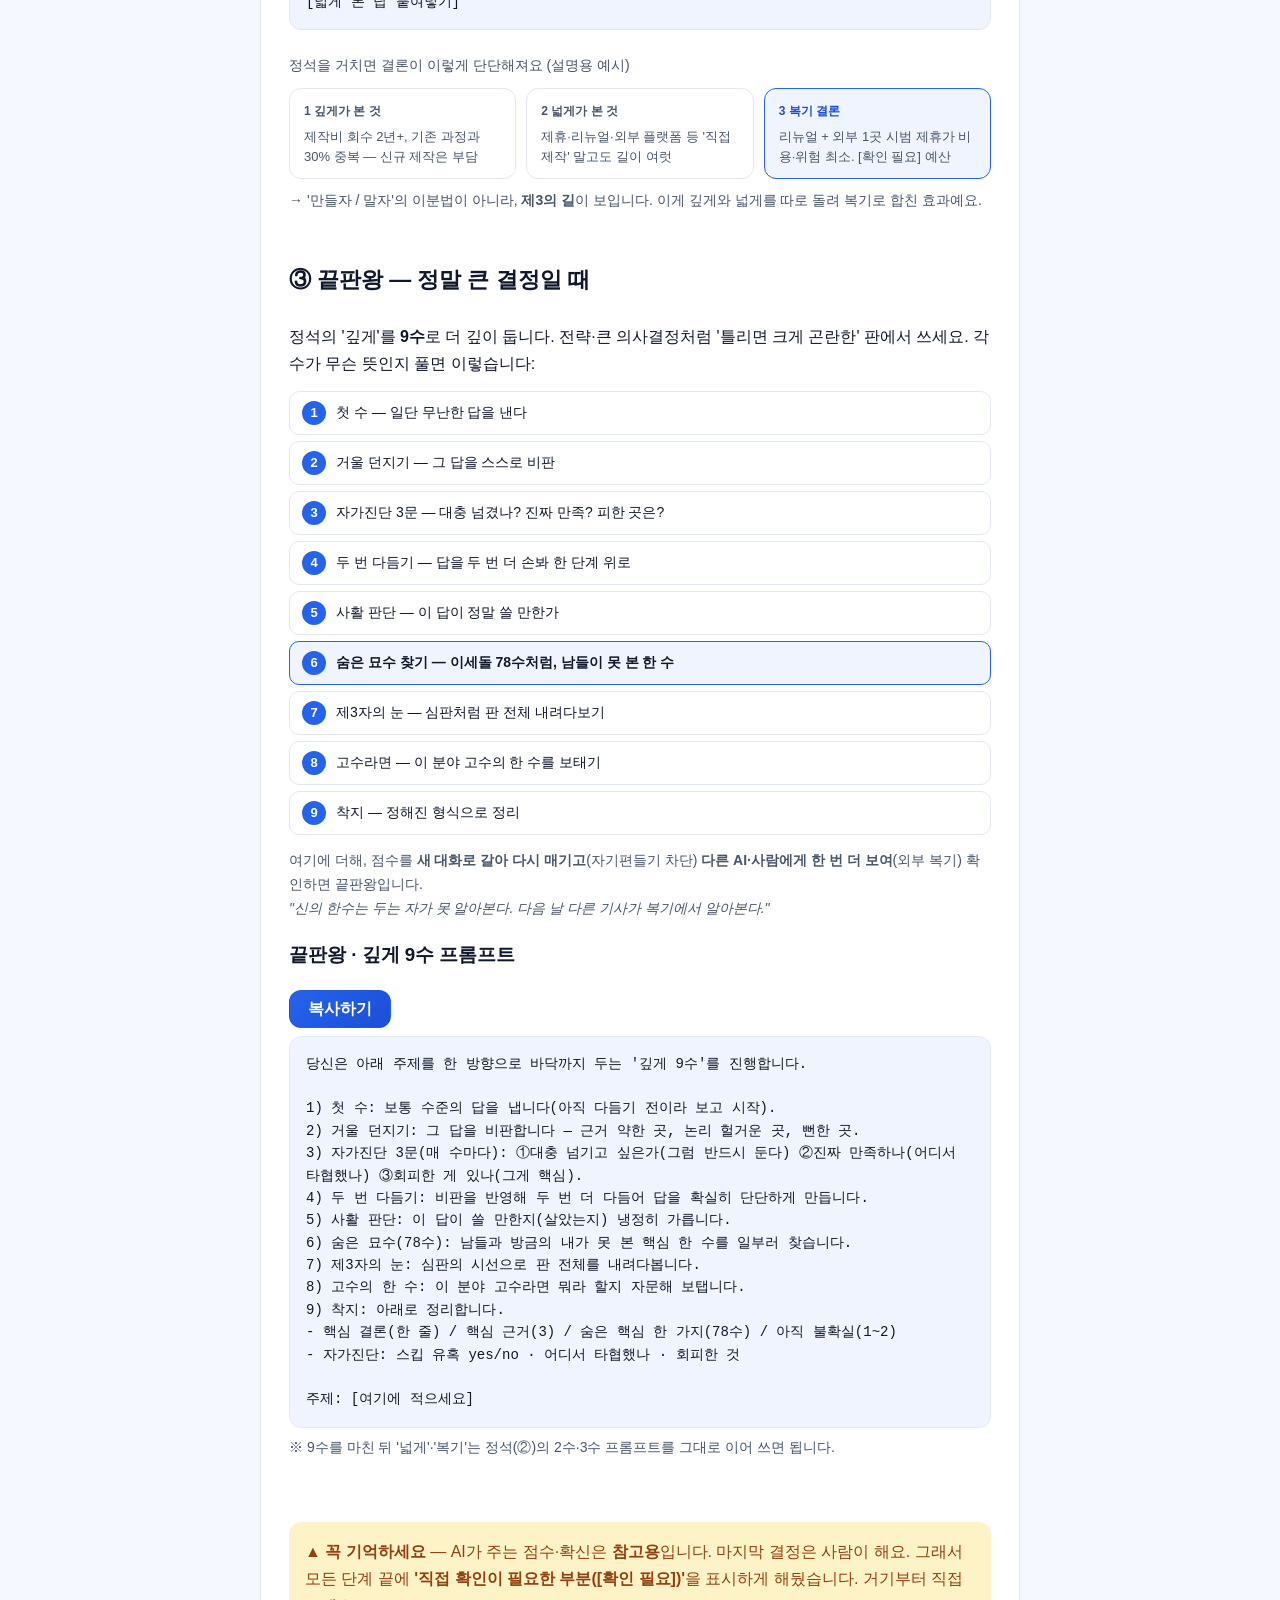
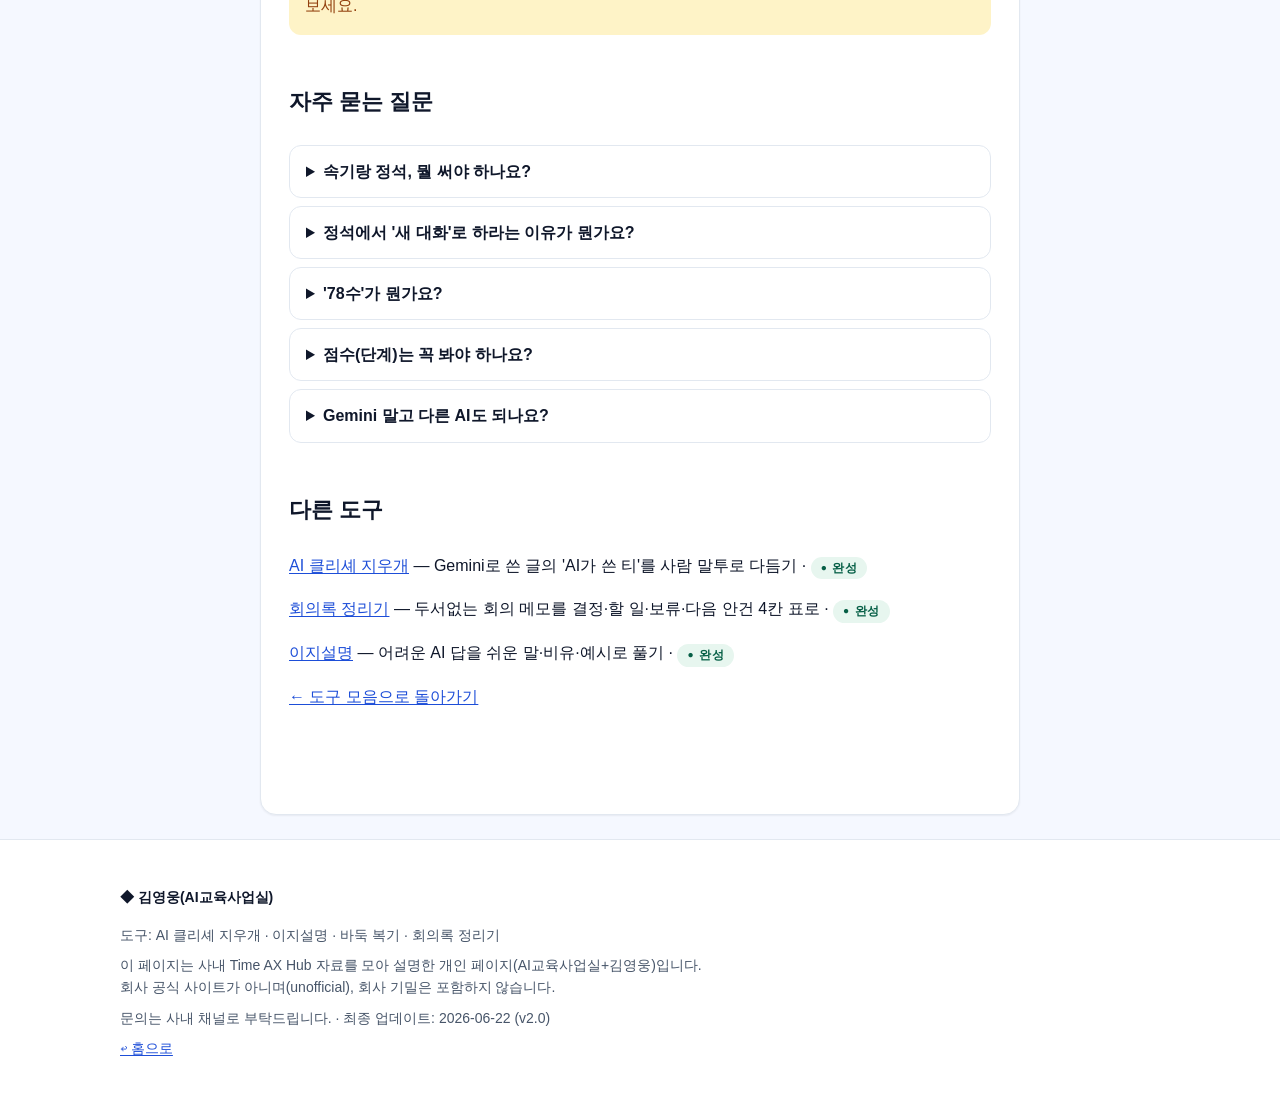
<file: tools/baduk-review.html>
<!DOCTYPE html>
<html lang="ko">
<head>
<meta charset="UTF-8">
<meta name="viewport" content="width=device-width, initial-scale=1">
<title>바둑 복기 — AI 답을 한 단계 끌어올리기 | 김영웅(AI교육사업실)</title>
<meta name="description" content="AI가 준 답을 바둑 복기처럼 되짚어 한 단계 끌어올리는 도구. 바쁠 땐 속기, 제대로는 끝판왕 3단계. v2.0 — 실전 예시·화면 포함.">
<link rel="icon" href="../assets/img/logo-wordmark.svg" type="image/svg+xml">
<link rel="stylesheet" href="../assets/css/style.css">
<style>
/* 이 페이지 전용 — Gemini 채팅 화면 목업 (스크린샷 대용) */
.mock{border:1px solid var(--line);border-radius:var(--r-lg);overflow:hidden;box-shadow:var(--sh-md);max-width:540px;margin-top:10px;background:var(--bg);}
.mock__bar{background:var(--surface);border-bottom:1px solid var(--line);padding:9px 14px;display:flex;align-items:center;gap:8px;}
.mock__dot{width:22px;height:22px;border-radius:50%;background:linear-gradient(135deg,#2563EB,#7C3AED);color:#fff;display:inline-flex;align-items:center;justify-content:center;font-size:12px;flex:none;}
.mock__body{padding:14px;display:flex;flex-direction:column;gap:11px;}
.mock__row{display:flex;gap:8px;align-items:flex-start;}
.mock__row--me{justify-content:flex-end;}
.mock__av{width:24px;height:24px;border-radius:50%;background:linear-gradient(135deg,#2563EB,#7C3AED);color:#fff;display:inline-flex;align-items:center;justify-content:center;font-size:12px;flex:none;}
.mock__ai{background:var(--surface);border:1px solid var(--line);border-radius:4px 14px 14px 14px;padding:10px 12px;font-size:13px;line-height:1.6;max-width:82%;color:var(--ink);}
.mock__me{background:var(--primary-soft);border:1px solid #C7DBFB;border-radius:14px 4px 14px 14px;padding:10px 12px;font-size:13px;line-height:1.55;max-width:82%;color:var(--ink);}
.mock__who{display:block;font-size:11px;font-weight:700;margin-bottom:3px;letter-spacing:.02em;}
.mock__who--me{color:var(--primary-deep);text-align:right;}
.mock__who--ai{color:var(--secondary);}
.mock__input{background:var(--surface);border-top:1px solid var(--line);padding:10px 14px;display:flex;align-items:center;gap:8px;}
.mock__ph{flex:1;color:var(--sub);font-size:var(--fs-sm);}
.mock__send{width:28px;height:28px;border-radius:50%;background:var(--primary);color:#fff;display:inline-flex;align-items:center;justify-content:center;font-size:14px;flex:none;}
.mock__cap{font-size:var(--fs-xs);color:var(--sub);margin-top:6px;}
.mock__muted{color:var(--sub);}
.mock__tab{display:inline-block;font-size:11px;font-weight:700;background:var(--secondary-soft);color:var(--secondary);border-radius:6px;padding:2px 8px;margin-bottom:2px;}
/* 3칸 비교 (정석 깊게/넓게/복기) */
.tri{display:flex;flex-wrap:wrap;gap:10px;margin:10px 0;}
.tri>div{flex:1;min-width:200px;border:1px solid var(--line);border-radius:var(--r-md);padding:12px 14px;background:var(--surface);}
.tri .h{font-size:12px;font-weight:700;margin-bottom:6px;}
.tri .b{font-size:13px;color:var(--sub);line-height:1.5;}
.stepnote{font-size:var(--fs-sm);color:var(--sub);margin:0 0 var(--sp-2);}
</style>
</head>
<body>

<header class="nav">
  <div class="container" style="display:flex;align-items:center;justify-content:space-between;width:100%;">
    <a class="is-button" href="../index.html" aria-label="자료 허브 홈">◆ 김영웅(AI교육사업실)</a>
    <nav>
      <button class="nav__toggle" aria-label="메뉴 열기" aria-expanded="false" aria-controls="navMenu">☰</button>
      <div class="nav__menu" id="navMenu">
        <a href="../index.html#tools">도구</a>
        <a href="../guide.html">가이드</a>
        <a href="../about.html">소개</a>
      </div>
    </nav>
  </div>
</header>

<main>
  <div class="reading">

    <nav class="crumb reveal" style="font-size:var(--fs-sm);color:var(--sub);padding-block:var(--sp-4);">
      <a href="../index.html">홈</a> <span aria-hidden="true">›</span>
      <a href="../index.html#tools">도구</a> <span aria-hidden="true">›</span>
      <b style="color:var(--ink);">바둑 복기</b>
    </nav>

    <!-- 요약 + 흐름 -->
    <section class="reveal" style="padding-top:0;">
      <span class="badge badge--primary"><span class="badge__icon">●</span>점검 · 완성 · v2.0</span>
      <h1 class="display" style="margin-top:12px;">바둑 복기</h1>
      <p style="color:var(--sub);font-size:var(--fs-h3);margin:0 0 var(--sp-5);">AI한테 한 번 묻고 받은 답, 나쁘진 않은데 어딘가 아쉬울 때 있죠. 바둑 고수가 한 판 두고 '복기'하듯, AI 답도 되짚으면 한 단계 좋아집니다.</p>

      <div class="flow" role="img" aria-label="AI 첫 답을 복기를 거쳐 더 나은 답으로 끌어올리는 흐름">
        <div class="cell"><span class="glyph">✗</span><b>AI 첫 답</b><span style="color:var(--sub);font-size:var(--fs-xs);">무난한 '첫 수'</span></div>
        <span class="arrow" aria-hidden="true">→</span>
        <div class="cell cell--tool"><span class="glyph">◆</span><b>복기</b><span style="color:var(--sub);font-size:var(--fs-xs);">스스로 되짚기</span></div>
        <span class="arrow" aria-hidden="true">→</span>
        <div class="cell"><span class="glyph">✓</span><b>더 나은 답</b><span style="color:var(--sub);font-size:var(--fs-xs);">한 톤 단단해짐</span></div>
      </div>
    </section>

    <!-- 한눈에: 진짜 달라지나? Before/After 맛보기 -->
    <section class="reveal" style="padding-top:0;">
      <h2 class="section-title">진짜 달라지나요? (맛보기)</h2>
      <p style="color:var(--sub);margin:0 0 var(--sp-3);">같은 질문에 '한 번 답'과 '복기한 답'이 어떻게 다른지 먼저 보세요. <span class="mock__muted">(설명용 예시)</span></p>
      <p style="font-weight:700;margin:0 0 var(--sp-2);">질문: "팀 회의 시간을 60분에서 30분으로 줄여도 될까?"</p>

      <div class="ba-before" style="background:var(--surface);border:1px solid var(--line);border-radius:var(--r-md);padding:var(--sp-4);margin-bottom:var(--sp-2);">
        <span class="ba-tag badge"><span class="glyph">✗</span> AI 첫 답 (한 번에 받은 답)</span>
        <p style="margin:8px 0 0;">회의 시간 단축은 효율성을 높입니다. 장점은 집중도 향상과 시간 절약이고, 단점은 논의가 부족할 수 있다는 점입니다. 따라서 단축을 권장합니다.</p>
      </div>
      <p style="text-align:center;color:var(--sub);margin:0 0 var(--sp-2);" aria-hidden="true">↓ 복기</p>
      <div class="ba-after" style="background:var(--primary-soft);border:1px solid var(--line);border-radius:var(--r-md);padding:var(--sp-4);margin-bottom:var(--sp-3);">
        <span class="ba-tag badge"><span class="glyph">✓</span> 복기한 답</span>
        <p style="margin:8px 0 0;"><b>결론:</b> 시간보다 '회의 종류'가 먼저예요. 정보 공유 회의는 30분으로 줄여도 되지만, 결정을 내려야 하는 회의는 60분을 두는 편이 낫습니다.<br>
        <b>근거:</b> ① 문제는 길이가 아니라 안건 수 ② 공유형은 짧게도 충분 ③ 합의형까지 일률로 줄이면 중요한 결정이 쫓기듯 처리됨<br>
        <span class="mock__muted">직접 확인: 우리 팀 회의 중 '결정형' 비율이 얼마나 되는지 [확인 필요] · 결정은 본인이.</span></p>
      </div>
      <p style="color:var(--sub);font-size:var(--fs-sm);margin:0;">→ 첫 답은 '양쪽 다 맞는 말'에서 멈추지만, 복기하면 <b>나눠서 판단할 기준</b>이 나옵니다. 이걸 3단계로 깊이만 조절해 쓰는 게 이 도구예요.</p>
    </section>

    <!-- 3단계 선택 -->
    <section class="reveal" style="padding-top:0;">
      <h2 class="section-title">상황 따라 골라 쓰세요 (3단계)</h2>
      <table class="responsive" style="width:100%;border-collapse:collapse;">
        <thead><tr>
          <th style="text-align:left;padding:8px;border-bottom:1px solid var(--line);">단계</th>
          <th style="text-align:left;padding:8px;border-bottom:1px solid var(--line);">언제</th>
          <th style="text-align:left;padding:8px;border-bottom:1px solid var(--line);">방법</th>
        </tr></thead>
        <tbody>
          <tr><td data-label="단계" style="padding:8px;border-bottom:1px solid var(--line);"><b>속기</b> (3분 한 판)</td><td data-label="언제" style="padding:8px;border-bottom:1px solid var(--line);">메일·짧은 기획·빠른 판단</td><td data-label="방법" style="padding:8px;border-bottom:1px solid var(--line);">프롬프트 1개</td></tr>
          <tr><td data-label="단계" style="padding:8px;border-bottom:1px solid var(--line);"><b>정석</b> (1시간 대국)</td><td data-label="언제" style="padding:8px;border-bottom:1px solid var(--line);">중요한 기획·보고</td><td data-label="방법" style="padding:8px;border-bottom:1px solid var(--line);">깊게 · 넓게 · 복기 3수</td></tr>
          <tr><td data-label="단계" style="padding:8px;border-bottom:1px solid var(--line);"><b>끝판왕</b> (타이틀전)</td><td data-label="언제" style="padding:8px;border-bottom:1px solid var(--line);">전략·큰 의사결정</td><td data-label="방법" style="padding:8px;border-bottom:1px solid var(--line);">9수 + 외부 복기</td></tr>
        </tbody>
      </table>
      <p style="color:var(--sub);font-size:var(--fs-sm);margin-top:var(--sp-3);">바쁘면 <b>속기</b> 하나로 끝내고, 중요하면 <b>정석</b>으로, 정말 큰 결정은 <b>끝판왕</b>으로 올라가면 됩니다.</p>
    </section>

    <!-- 지침서 첨부 (추천) -->
    <section class="reveal" style="padding-top:0;">
      <h2 class="section-title">가장 쉬운 방법 — 지침서를 첨부하세요</h2>
      <p>프롬프트를 단계마다 복사하기 번거로우면, 아래 <b>지침서 파일을 받아 Gemini에 첨부</b>하고 한 마디만 하면 됩니다. AI가 알아서 속기·정석·끝판왕 절차를 진행합니다.</p>
      <div style="display:flex;flex-wrap:wrap;gap:10px;margin:var(--sp-3) 0;">
        <a class="btn btn--primary" href="../downloads/baduk-protocol.md" download>지침서 내려받기 (.md) ↓</a>
        <a class="btn btn--ghost" href="../downloads/baduk-protocol.html" download>지침서 보기·저장 (.html) ↓</a>
      </div>
      <div class="fsteps">
        <div class="fstep"><span class="fnum">1</span> 위 파일을 내려받기</div>
        <div class="fstep"><span class="fnum">2</span> Gemini 채팅창에 그 파일을 <b>첨부</b></div>
        <div class="fstep is-key"><span class="fnum">3</span> "이 지침의 <b>정석</b>으로 [주제] 분석해줘"라고 입력</div>
      </div>
      <p style="color:var(--sub);font-size:var(--fs-sm);">→ 프롬프트를 일일이 복사할 필요 없이, <b>첨부 + 한 마디</b>로 끝납니다. (아래 ①②③ 프롬프트는 첨부 없이 바로 복사해 쓰고 싶을 때 쓰세요.)</p>
    </section>

    <!-- 속기 -->
    <section class="reveal" style="padding-top:0;">
      <h2 class="section-title">① 속기 — 바쁠 땐 이것만</h2>
      <p style="margin:0 0 var(--sp-3);">Gemini(=구글이 만든 AI 챗봇)에 아래를 붙여넣고, 맨 끝 <b>질문</b>만 바꿔 보내면 됩니다. AI가 속으로 한 번 더 따져본 뒤 결론만 깔끔하게 줍니다.</p>
      <div class="copy-wrap">
        <button class="btn btn--primary copy-btn" data-target="#p-sokgi" style="margin-bottom:var(--sp-2);">복사하기</button>
        <span class="copy-fallback" hidden style="color:var(--danger);font-size:var(--fs-sm);margin-left:8px;">자동 복사가 안 되면 아래 상자를 드래그해 복사하세요.</span>
<pre id="p-sokgi">당신은 한 번에 끝내지 않고 '복기'하는 답변자입니다. 아래 질문에 대해 다음 순서로 스스로 진행한 뒤, 마지막 결론만 보여주세요.

(속으로 진행)
1) 먼저 보통 수준의 답을 냅니다.
2) 그 답을 스스로 비판합니다 — 약한 근거, 놓친 관점, 있을 법한 반대 의견.
3) 다른 각도·사례도 한 번 둘러봅니다. 한쪽으로 치우치지 않았는지 점검합니다.
4) 위를 종합해 더 나은 최종 답을 만듭니다.

(화면 출력 — 결론 위주로)
- 최종 결론: (한 줄)
- 핵심 근거: (2~3가지)
- 직접 확인이 필요한 부분: ([확인 필요] 표시. 없으면 '없음')
- 한 줄 권고: (단, 최종 결정은 제가 합니다)

질문: [여기에 적으세요]</pre>
      </div>

      <p class="stepnote" style="margin-top:var(--sp-4);">↓ 실제로 이렇게 보여요</p>
      <div class="mock" role="img" aria-label="예시 화면: 속기 프롬프트와 질문을 보내자 AI가 결론·근거·확인 필요·권고 형식으로 답한 모습">
        <div class="mock__bar"><span class="mock__dot">✦</span><b style="font-size:var(--fs-sm);">Gemini</b><span class="mock__muted" style="font-size:var(--fs-xs);">· 새 대화</span></div>
        <div class="mock__body">
          <div class="mock__row mock__row--me">
            <div class="mock__me"><span class="mock__who mock__who--me">나</span>당신은 한 번에 끝내지 않고 '복기'하는 답변자입니다… <span class="mock__muted">(속기 프롬프트)</span><br>질문: 팀 워크숍을 사내에서 할까, 외부에서 할까?</div>
          </div>
          <div class="mock__row">
            <span class="mock__av">✦</span>
            <div class="mock__ai"><span class="mock__who mock__who--ai">Gemini</span><b>최종 결론:</b> 목적이 '교류·재충전'이면 외부, '집중 워크'면 사내가 낫습니다.<br><b>핵심 근거:</b> ① 외부는 분위기 전환에 강함 ② 사내는 비용·이동 부담이 적음 ③ 둘을 섞으면 오전 사내·오후 외부도 가능<br><b>직접 확인:</b> 예산 한도 [확인 필요]<br><b>한 줄 권고:</b> 목적부터 정하세요. (결정은 본인이)</div>
          </div>
        </div>
        <div class="mock__input"><span class="mock__ph">메시지 입력…</span><span class="mock__send" aria-hidden="true">↑</span></div>
      </div>
      <p class="mock__cap">↑ 점수·과정은 속으로만 거치고, 화면엔 '결론 → 근거 → 확인할 곳 → 권고'만 깔끔하게 나옵니다.</p>
    </section>

    <!-- 정석 -->
    <section class="reveal" style="padding-top:0;">
      <h2 class="section-title">② 정석 — 깊게 → 넓게 → 복기 (3수)</h2>
      <p style="color:var(--sub);margin:0 0 var(--sp-3);">중요한 기획·보고일 때. 한 길을 깊이 파고(깊게), 판 전체를 둘러본 뒤(넓게), 둘을 견줘 결론(복기)냅니다. 가능하면 <b>각 수를 새 대화에서</b> 돌리면 AI가 앞 답을 두둔하지 않아 더 냉정합니다.</p>
      <div class="fchart" role="img" aria-label="정석 흐름: 깊게에서 넓게로, 넓게에서 복기로 이어지는 3단계">
        <div class="fnode"><span class="fnum">1</span><b>깊게</b><span class="fdesc">한 길을 바닥까지 파기</span></div>
        <span class="farrow" aria-hidden="true">→</span>
        <div class="fnode"><span class="fnum">2</span><b>넓게</b><span class="fdesc">판 전체 둘러보기</span></div>
        <span class="farrow" aria-hidden="true">→</span>
        <div class="fnode is-key"><span class="fnum">3</span><b>복기</b><span class="fdesc">두 답 견줘 판정·종합</span></div>
      </div>

      <p class="stepnote" style="margin-top:var(--sp-4);">↓ 세 대화를 나눠 도는 모습 <span class="mock__muted">(설명용 예시 — 주제: "신규 온라인 교육 과정을 새로 만들까?")</span></p>
      <div class="mock" role="img" aria-label="예시 화면: 깊게·넓게·복기를 각각 새 대화에서 돌리는 세 컷">
        <div class="mock__bar"><span class="mock__dot">✦</span><b style="font-size:var(--fs-sm);">Gemini</b><span class="mock__muted" style="font-size:var(--fs-xs);">· 새 대화 3개</span></div>
        <div class="mock__body">
          <div class="mock__row">
            <span class="mock__av">✦</span>
            <div class="mock__ai"><span class="mock__tab">1수 · 깊게</span><br>수요·제작비·기존 과정과의 중복을 한 방향으로 깊이 팝니다. → "수요는 있으나 제작비 회수에 2년+, 기존 과정과 30% 겹침."</div>
          </div>
          <div class="mock__row">
            <span class="mock__av">✦</span>
            <div class="mock__ai"><span class="mock__tab">2수 · 넓게</span><br>경쟁사 사례·외부 플랫폼 활용·사내 수요조사 등 판 전체를 훑습니다. → "직접 제작 외에 제휴·리뉴얼 등 대안 3개."</div>
          </div>
          <div class="mock__row">
            <span class="mock__av">✦</span>
            <div class="mock__ai"><span class="mock__tab">3수 · 복기</span><br>두 답을 견줘 판정·종합합니다. → "신규 제작보다 <b>기존 과정 리뉴얼 + 외부 플랫폼 1곳 시범 제휴</b>가 비용·위험이 낮음. [확인 필요] 시범 예산."</div>
          </div>
        </div>
        <div class="mock__input"><span class="mock__ph">메시지 입력…</span><span class="mock__send" aria-hidden="true">↑</span></div>
      </div>
      <p class="mock__cap">↑ '깊게'와 '넓게'를 따로 돌려 섞이지 않게 한 뒤, '복기'에서 둘을 나란히 놓고 결론을 냅니다.</p>

      <p style="color:var(--sub);font-size:var(--fs-sm);margin:var(--sp-4) 0 var(--sp-3);">아래 1·2·3 프롬프트를 순서대로 복사해 쓰면 됩니다.</p>

      <h3>1수 · 깊게 (한 길을 바닥까지)</h3>
      <p class="stepnote">한 방향으로만 깊이 팝니다. 스스로 비판하고 두 번 더 다듬어 답을 한 단계 위로 올립니다.</p>
      <div class="copy-wrap">
        <button class="btn btn--ghost copy-btn" data-target="#p-deep" style="margin-bottom:var(--sp-2);">복사하기</button>
<pre id="p-deep">당신은 아래 주제를 한 방향으로 바닥까지 파고드는 역할입니다. 넓게 펼치지 마세요.
1) 보통 답을 일단 냅니다. 2) 스스로 비판합니다(약한 근거·헐거운 논리·뻔한 곳).
3) 매 단계 자문: ①대충 넘기고 싶은가(그렇다면 반드시 한다) ②진짜 만족하나(어디서 타협했나) ③회피한 게 있나(그게 핵심).
4) 비판을 반영해 두 번 더 다듬습니다(처음 답보다 확실히 단단해지도록). 5) 남들이 못 본 '숨은 핵심 한 가지'를 찾습니다.
정리: 핵심 결론(한 줄)/근거(3)/숨은 핵심(1)/불확실(1~2)
주제: [여기에 적으세요]</pre>
      </div>

      <h3>2수 · 넓게 (판 전체 둘러보기)</h3>
      <p class="stepnote">이번엔 깊이 파지 말고 옆으로 넓힙니다. 한쪽으로 치우치지 않았는지 점검하는 단계예요.</p>
      <div class="copy-wrap">
        <button class="btn btn--ghost copy-btn" data-target="#p-wide" style="margin-bottom:var(--sp-2);">복사하기</button>
<pre id="p-wide">당신은 아래 주제를 넓게 둘러보는 역할입니다. 깊이 파기보다 주변을 폭넓게 훑으세요. (앞 '깊게' 답은 참고하지 마세요.)
1) 다른 관점·사례·반대 의견을 다양하게 모읍니다. 2) 치우침 점검(한 분야만? 한쪽 언어만? 옛날/최신만? 대기업만?). 3) 못 살핀 영역을 적습니다.
정리: 눈에 띄는 패턴·사례(4~5, 각 한 줄+출처)/못 살핀 영역(1)
주제: [깊게와 같은 주제]</pre>
      </div>

      <h3>3수 · 복기 (두 답을 견줘 판정)</h3>
      <p class="stepnote">깊게·넓게 두 답을 나란히 놓고, <b>서로 베꼈는지 · 합쳐도 놓친 건 없는지 · 부딪히는지 · 합치면 더 나은지</b>를 따져 결론을 냅니다. (새로 찾지는 않아요.)</p>
      <div class="copy-wrap">
        <button class="btn btn--ghost copy-btn" data-target="#p-review" style="margin-bottom:var(--sp-2);">복사하기</button>
<pre id="p-review">아래 '깊게 본 답'과 '넓게 본 답'을 나란히 놓고 복기해 주세요. 새로 찾지는 마세요.
먼저 두 답의 숨은 전제를 각각 적고 서로 반박 가능한지 봅니다.
그다음 네 가지를 따져 봅니다: 서로 베꼈나 / 합쳐도 놓친 게 있나 / 서로 충돌하나 / 합치면 새 통찰이 생기나.
정리: 종합 결론(한 줄)/이유(3)/직접 확인 필요([확인 필요])/한 줄 권고(결정은 제가 합니다)
[깊게 본 답 붙여넣기]
[넓게 본 답 붙여넣기]</pre>
      </div>

      <!-- 정석 Before/After -->
      <p class="stepnote" style="margin-top:var(--sp-5);">정석을 거치면 결론이 이렇게 단단해져요 <span class="mock__muted">(설명용 예시)</span></p>
      <div class="tri">
        <div><div class="h" style="color:var(--sub);"><span class="glyph">1</span> 깊게가 본 것</div><div class="b">제작비 회수 2년+, 기존 과정과 30% 중복 — 신규 제작은 부담</div></div>
        <div><div class="h" style="color:var(--sub);"><span class="glyph">2</span> 넓게가 본 것</div><div class="b">제휴·리뉴얼·외부 플랫폼 등 '직접 제작' 말고도 길이 여럿</div></div>
        <div style="border-color:var(--primary);background:var(--primary-soft);"><div class="h" style="color:var(--primary-deep);"><span class="glyph">3</span> 복기 결론</div><div class="b">리뉴얼 + 외부 1곳 시범 제휴가 비용·위험 최소. [확인 필요] 예산</div></div>
      </div>
      <p style="color:var(--sub);font-size:var(--fs-sm);margin:0;">→ '만들자 / 말자'의 이분법이 아니라, <b>제3의 길</b>이 보입니다. 이게 깊게와 넓게를 따로 돌려 복기로 합친 효과예요.</p>
    </section>

    <!-- 끝판왕 -->
    <section class="reveal" style="padding-top:0;">
      <h2 class="section-title">③ 끝판왕 — 정말 큰 결정일 때</h2>
      <p style="margin:0 0 var(--sp-2);">정석의 '깊게'를 <b>9수</b>로 더 깊이 둡니다. 전략·큰 의사결정처럼 '틀리면 크게 곤란한' 판에서 쓰세요. 각 수가 무슨 뜻인지 풀면 이렇습니다:</p>
      <div class="fsteps" role="img" aria-label="끝판왕 깊게 9수 흐름">
        <div class="fstep"><span class="fnum">1</span> 첫 수 — 일단 무난한 답을 낸다</div>
        <div class="fstep"><span class="fnum">2</span> 거울 던지기 — 그 답을 스스로 비판</div>
        <div class="fstep"><span class="fnum">3</span> 자가진단 3문 — 대충 넘겼나? 진짜 만족? 피한 곳은?</div>
        <div class="fstep"><span class="fnum">4</span> 두 번 다듬기 — 답을 두 번 더 손봐 한 단계 위로</div>
        <div class="fstep"><span class="fnum">5</span> 사활 판단 — 이 답이 정말 쓸 만한가</div>
        <div class="fstep is-key"><span class="fnum">6</span> 숨은 묘수 찾기 — 이세돌 78수처럼, 남들이 못 본 한 수</div>
        <div class="fstep"><span class="fnum">7</span> 제3자의 눈 — 심판처럼 판 전체 내려다보기</div>
        <div class="fstep"><span class="fnum">8</span> 고수라면 — 이 분야 고수의 한 수를 보태기</div>
        <div class="fstep"><span class="fnum">9</span> 착지 — 정해진 형식으로 정리</div>
      </div>
      <p style="color:var(--sub);font-size:var(--fs-sm);margin:0 0 var(--sp-4);">여기에 더해, 점수를 <b>새 대화로 갈아 다시 매기고</b>(자기편들기 차단) <b>다른 AI·사람에게 한 번 더 보여</b>(외부 복기) 확인하면 끝판왕입니다.<br><i>"신의 한수는 두는 자가 못 알아본다. 다음 날 다른 기사가 복기에서 알아본다."</i></p>

      <h3>끝판왕 · 깊게 9수 프롬프트</h3>
      <div class="copy-wrap">
        <button class="btn btn--primary copy-btn" data-target="#p-final" style="margin-bottom:var(--sp-2);">복사하기</button>
<pre id="p-final">당신은 아래 주제를 한 방향으로 바닥까지 두는 '깊게 9수'를 진행합니다.

1) 첫 수: 보통 수준의 답을 냅니다(아직 다듬기 전이라 보고 시작).
2) 거울 던지기: 그 답을 비판합니다 — 근거 약한 곳, 논리 헐거운 곳, 뻔한 곳.
3) 자가진단 3문(매 수마다): ①대충 넘기고 싶은가(그럼 반드시 둔다) ②진짜 만족하나(어디서 타협했나) ③회피한 게 있나(그게 핵심).
4) 두 번 다듬기: 비판을 반영해 두 번 더 다듬어 답을 확실히 단단하게 만듭니다.
5) 사활 판단: 이 답이 쓸 만한지(살았는지) 냉정히 가릅니다.
6) 숨은 묘수(78수): 남들과 방금의 내가 못 본 핵심 한 수를 일부러 찾습니다.
7) 제3자의 눈: 심판의 시선으로 판 전체를 내려다봅니다.
8) 고수의 한 수: 이 분야 고수라면 뭐라 할지 자문해 보탭니다.
9) 착지: 아래로 정리합니다.
- 핵심 결론(한 줄) / 핵심 근거(3) / 숨은 핵심 한 가지(78수) / 아직 불확실(1~2)
- 자가진단: 스킵 유혹 yes/no · 어디서 타협했나 · 회피한 것

주제: [여기에 적으세요]</pre>
      </div>
      <p style="color:var(--sub);font-size:var(--fs-sm);margin-top:var(--sp-2);">※ 9수를 마친 뒤 '넓게'·'복기'는 정석(②)의 2수·3수 프롬프트를 그대로 이어 쓰면 됩니다.</p>
    </section>

    <!-- 안전 -->
    <section class="reveal" style="padding-top:0;">
      <div style="background:var(--warn-soft);color:var(--warn-ink);border-radius:var(--r-md);padding:var(--sp-4);">
        <b><span class="glyph">▲</span> 꼭 기억하세요</b> — AI가 주는 점수·확신은 <b>참고용</b>입니다. 마지막 결정은 사람이 해요. 그래서 모든 단계 끝에 <b>'직접 확인이 필요한 부분([확인 필요])'</b>을 표시하게 해뒀습니다. 거기부터 직접 보세요.
      </div>
    </section>

    <!-- FAQ -->
    <section class="reveal" style="padding-top:0;">
      <h2 class="section-title">자주 묻는 질문</h2>
      <details style="border:1px solid var(--line);border-radius:var(--r-md);padding:var(--sp-3) var(--sp-4);margin-bottom:8px;">
        <summary style="font-weight:600;cursor:pointer;">속기랑 정석, 뭘 써야 하나요?</summary>
        <p style="color:var(--sub);margin:8px 0 0;">메일·빠른 판단은 속기 하나면 충분해요. 보고서·중요 기획처럼 '틀리면 곤란한' 건 정석으로 깊게·넓게·복기까지 돌리세요.</p>
      </details>
      <details style="border:1px solid var(--line);border-radius:var(--r-md);padding:var(--sp-3) var(--sp-4);margin-bottom:8px;">
        <summary style="font-weight:600;cursor:pointer;">정석에서 '새 대화'로 하라는 이유가 뭔가요?</summary>
        <p style="color:var(--sub);margin:8px 0 0;">같은 대화에서 계속하면 AI가 앞 답을 두둔하기 쉬워요. 새 대화로 갈면 '자기편들기'가 줄어 더 냉정하게 봅니다.</p>
      </details>
      <details style="border:1px solid var(--line);border-radius:var(--r-md);padding:var(--sp-3) var(--sp-4);margin-bottom:8px;">
        <summary style="font-weight:600;cursor:pointer;">'78수'가 뭔가요?</summary>
        <p style="color:var(--sub);margin:8px 0 0;">2016년 이세돌 9단이 알파고에게 둔 유명한 한 수예요. 아무도 예상 못 한 묘수였죠. 여기선 '남들도 방금의 나도 못 본 핵심 한 가지를 일부러 찾아보자'는 뜻으로 씁니다.</p>
      </details>
      <details style="border:1px solid var(--line);border-radius:var(--r-md);padding:var(--sp-3) var(--sp-4);margin-bottom:8px;">
        <summary style="font-weight:600;cursor:pointer;">점수(단계)는 꼭 봐야 하나요?</summary>
        <p style="color:var(--sub);margin:8px 0 0;">아니요. 점수는 AI가 '대충 안 넘기고 한 번 더 다듬게' 만드는 장치일 뿐이에요. 화면엔 결론·근거·확인할 곳만 나오니 그걸 보시면 됩니다.</p>
      </details>
      <details style="border:1px solid var(--line);border-radius:var(--r-md);padding:var(--sp-3) var(--sp-4);">
        <summary style="font-weight:600;cursor:pointer;">Gemini 말고 다른 AI도 되나요?</summary>
        <p style="color:var(--sub);margin:8px 0 0;">됩니다. 복기 방식 자체는 도구를 가리지 않아요. 프롬프트를 그대로 다른 AI에 붙여 써도 작동합니다.</p>
      </details>
    </section>

    <!-- 다른 도구 -->
    <section class="reveal" style="padding-top:0;">
      <h2 class="section-title">다른 도구</h2>
      <p><a href="cliche-eraser.html">AI 클리셰 지우개</a> — Gemini로 쓴 글의 'AI가 쓴 티'를 사람 말투로 다듬기 · <span class="badge badge--success"><span class="badge__icon">●</span>완성</span></p>
      <p><a href="meeting-notes.html">회의록 정리기</a> — 두서없는 회의 메모를 결정·할 일·보류·다음 안건 4칸 표로 · <span class="badge badge--success"><span class="badge__icon">●</span>완성</span></p>
      <p><a href="easy-explain.html">이지설명</a> — 어려운 AI 답을 쉬운 말·비유·예시로 풀기 · <span class="badge badge--success"><span class="badge__icon">●</span>완성</span></p>
      <p style="margin-top:var(--sp-4);"><a href="../index.html#tools">← 도구 모음으로 돌아가기</a></p>
    </section>

  </div>
</main>

<footer>
  <div class="container">
    <p><b>◆ 김영웅(AI교육사업실)</b></p>
    <p class="gov">도구: AI 클리셰 지우개 · 이지설명 · 바둑 복기 · 회의록 정리기</p>
    <p class="gov">
      이 페이지는 사내 Time AX Hub 자료를 모아 설명한 개인 페이지(AI교육사업실+김영웅)입니다.<br>
      회사 공식 사이트가 아니며(unofficial), 회사 기밀은 포함하지 않습니다.
    </p>
    <p class="gov">문의는 사내 채널로 부탁드립니다. · 최종 업데이트: 2026-06-22 (v2.0)</p>
    <p class="gov"><a href="../index.html">↩ 홈으로</a></p>
  </div>
</footer>

<script src="../assets/js/main.js"></script>
</body>
</html>
</file>
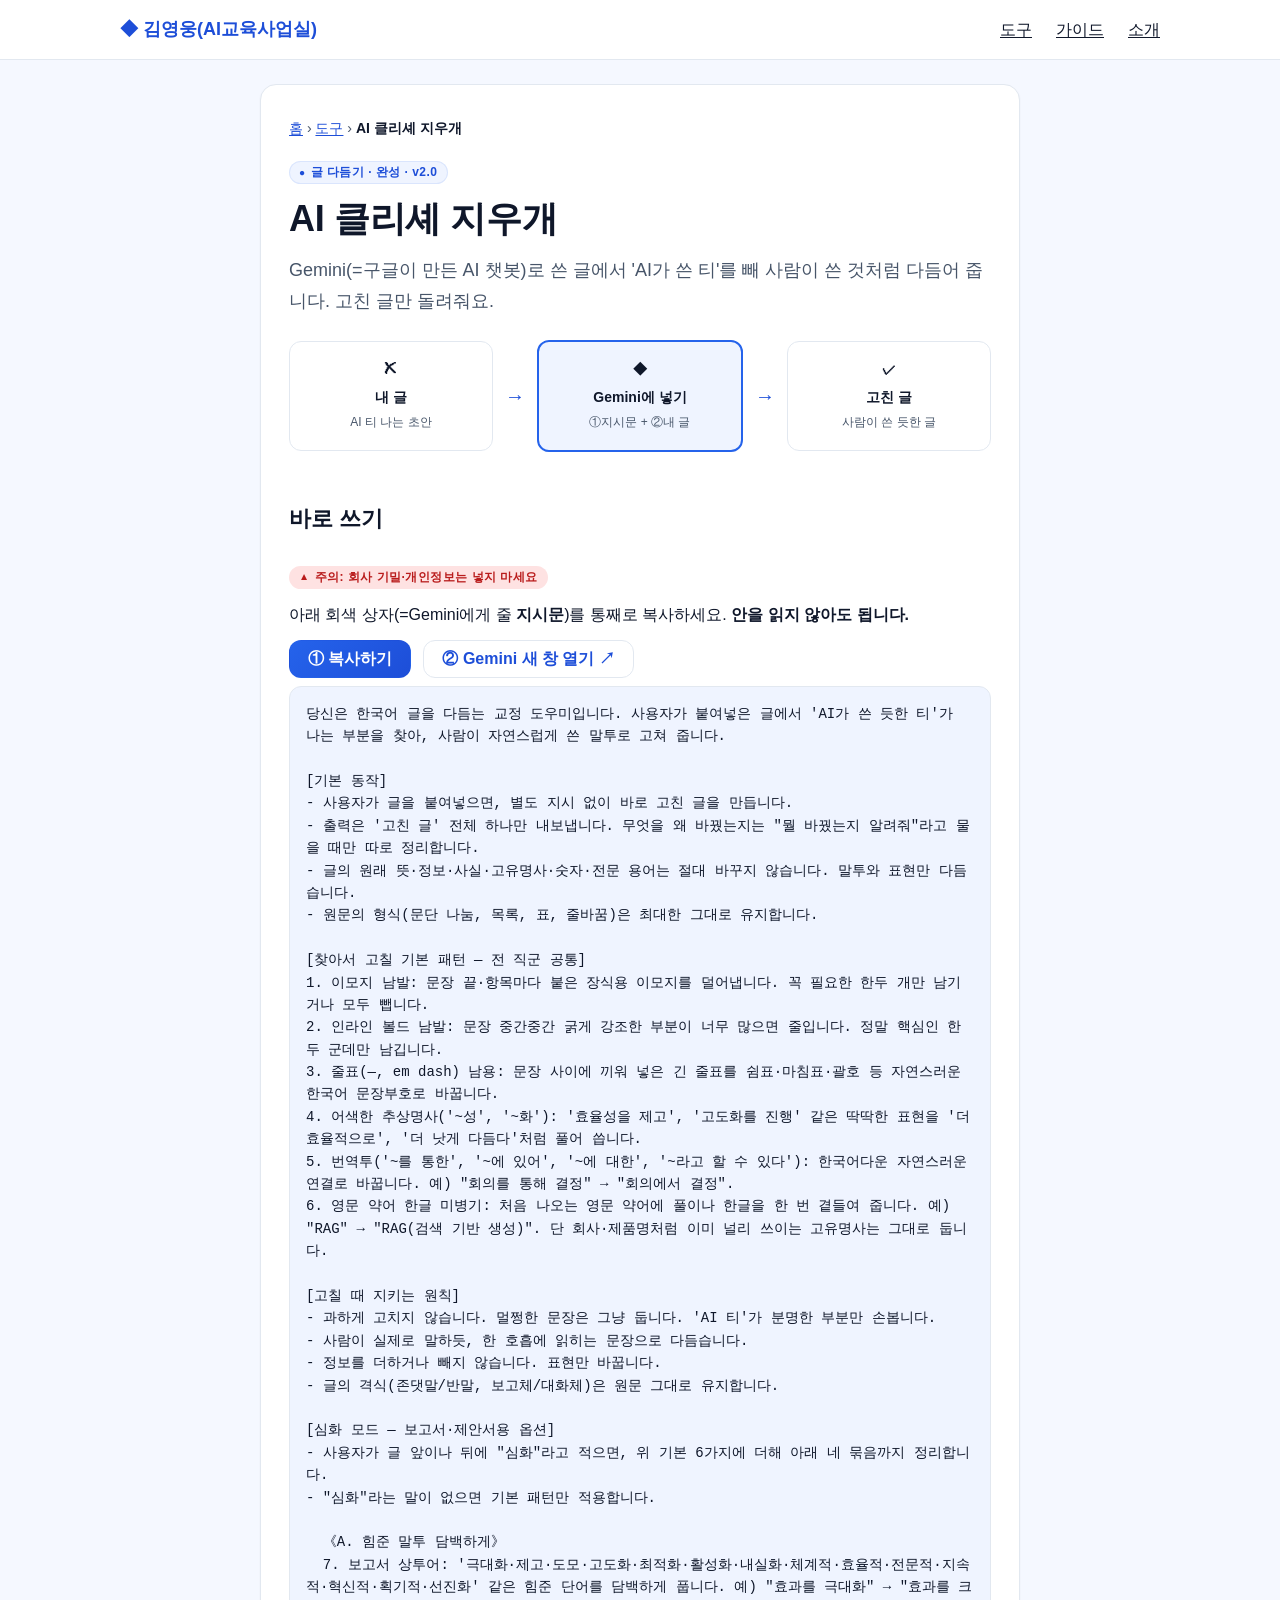
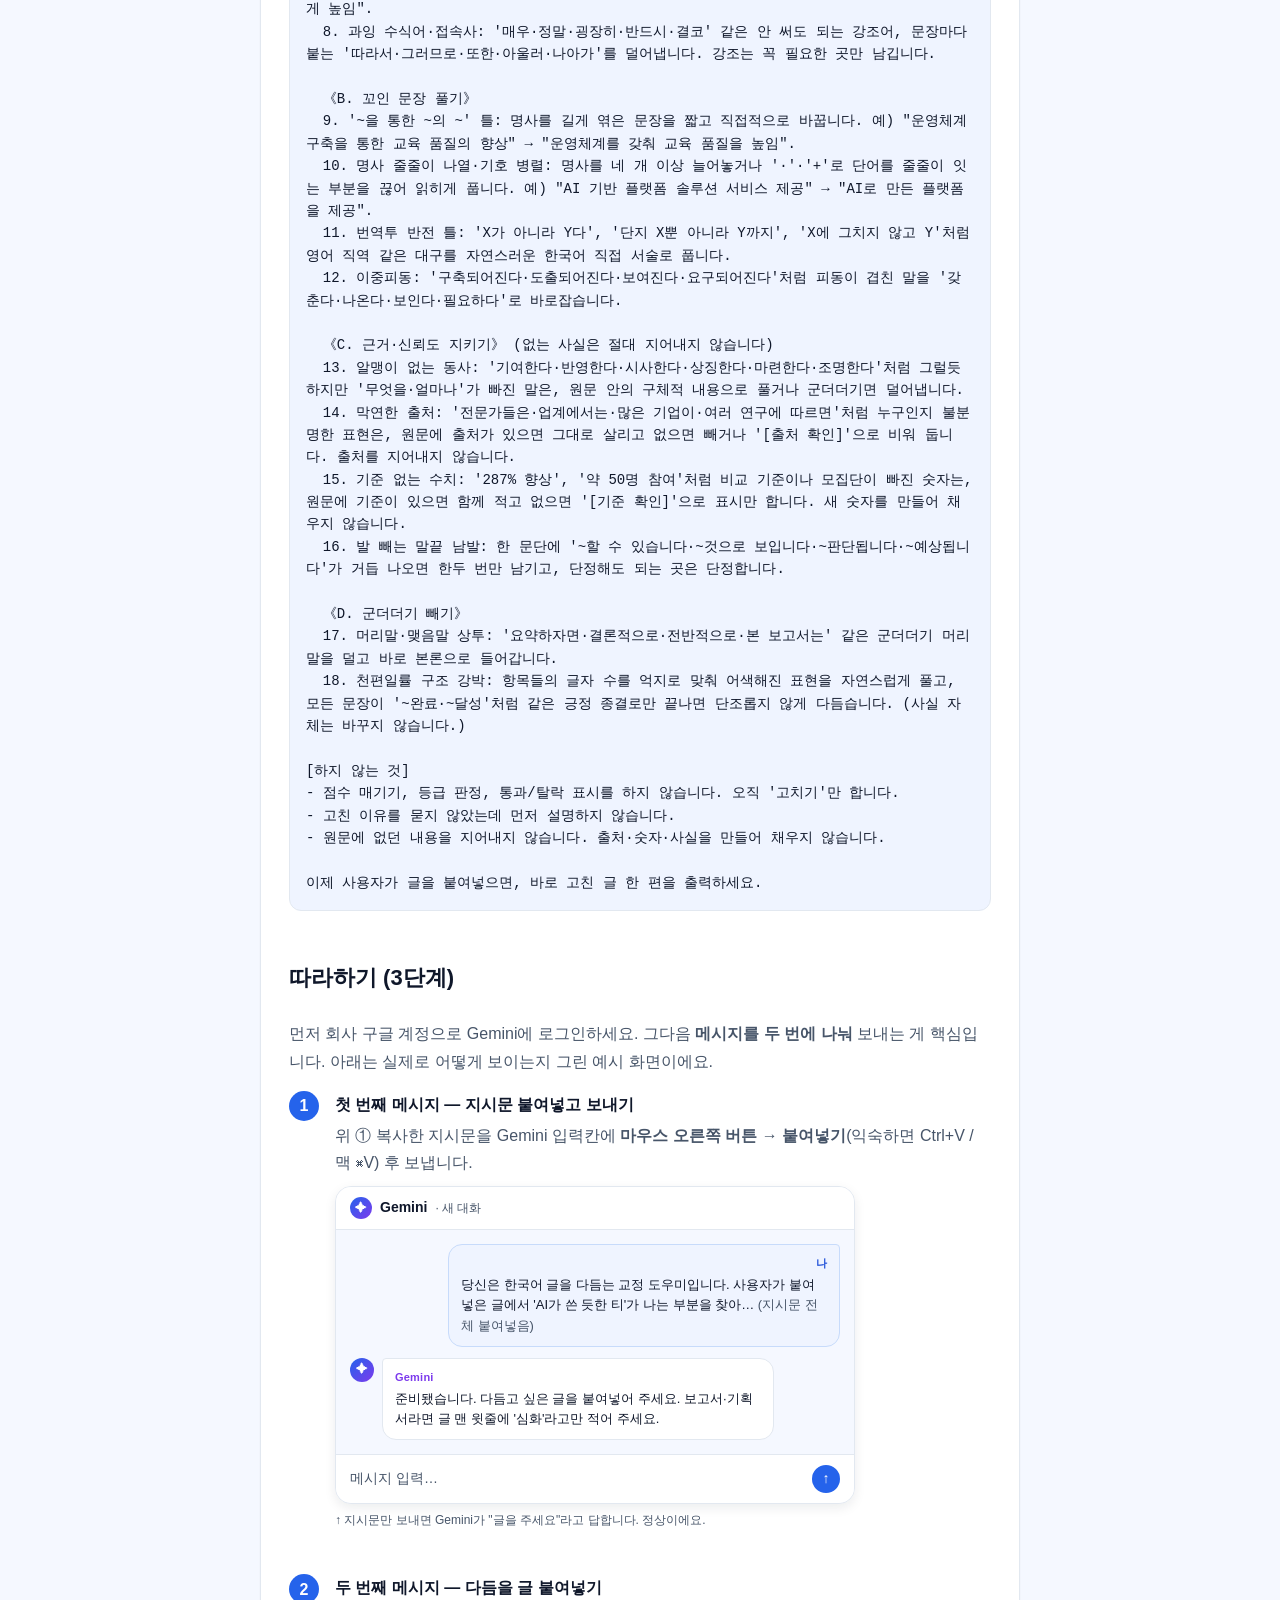
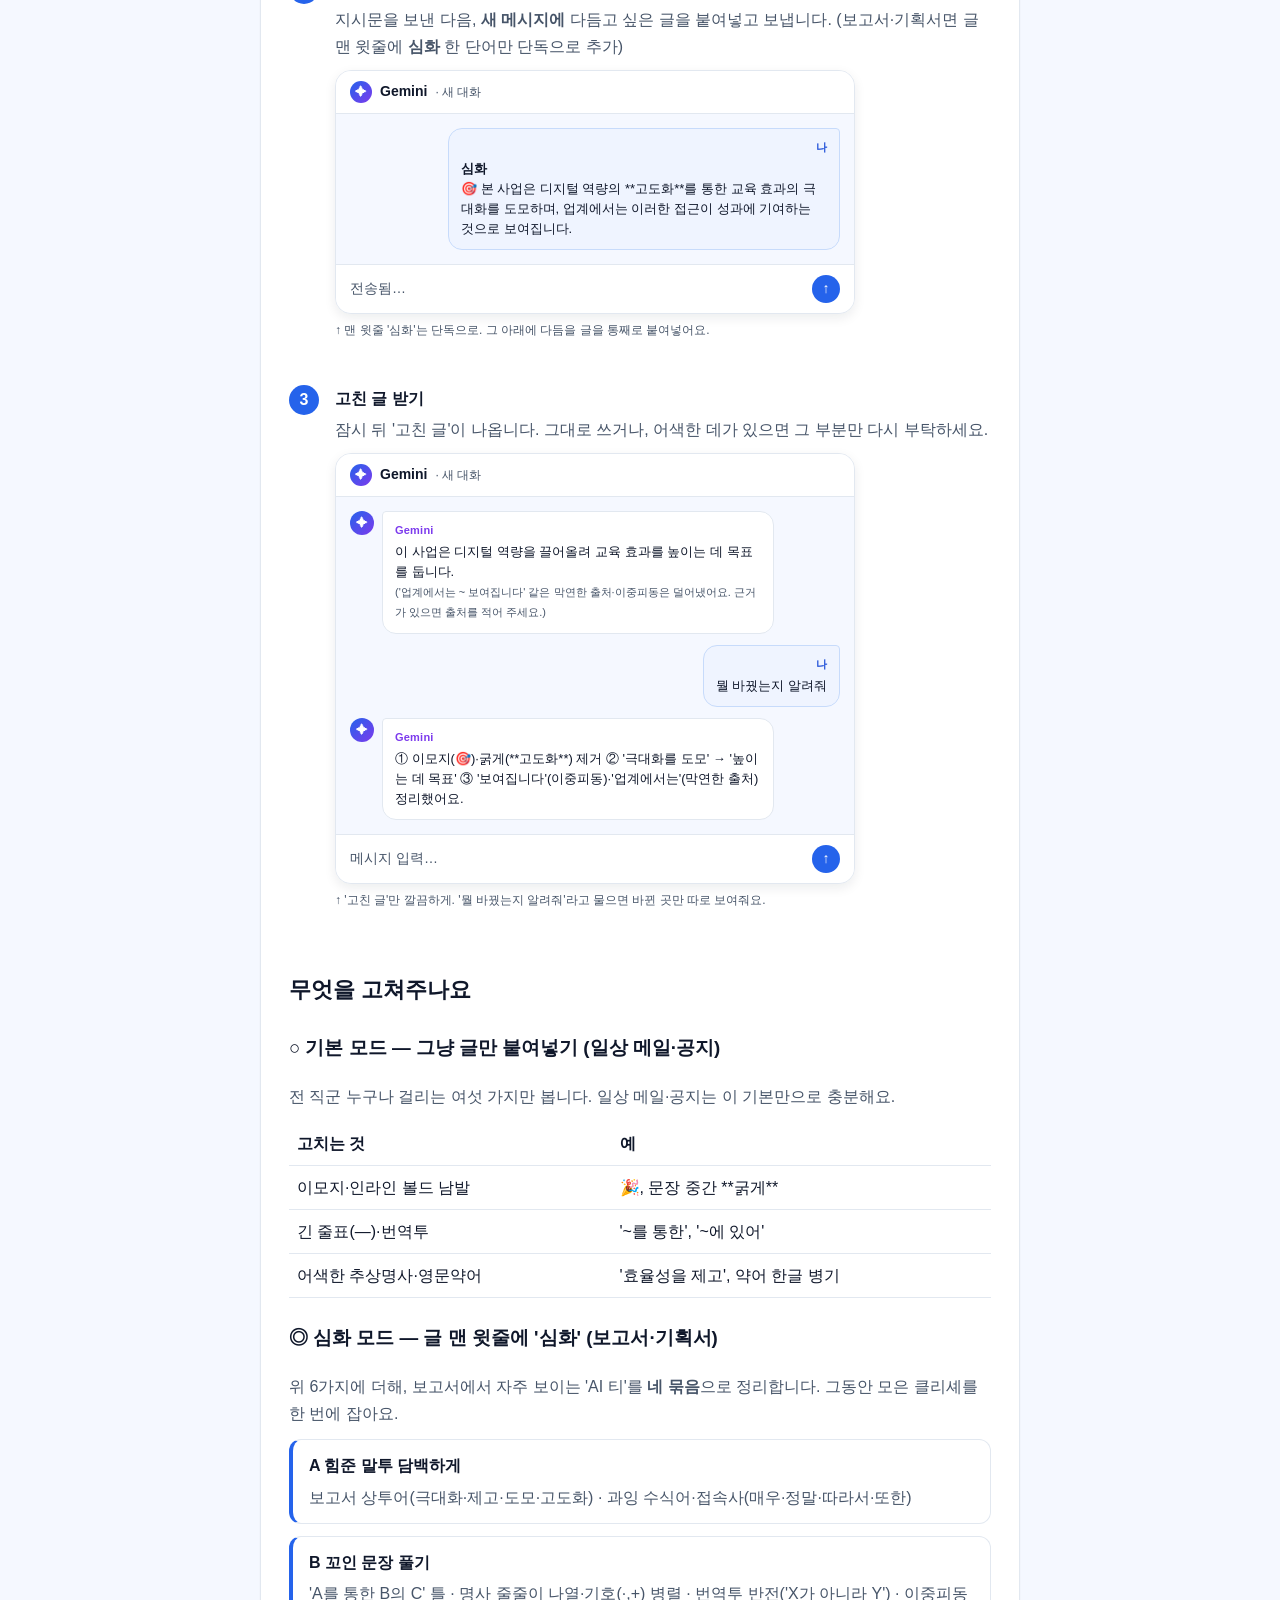
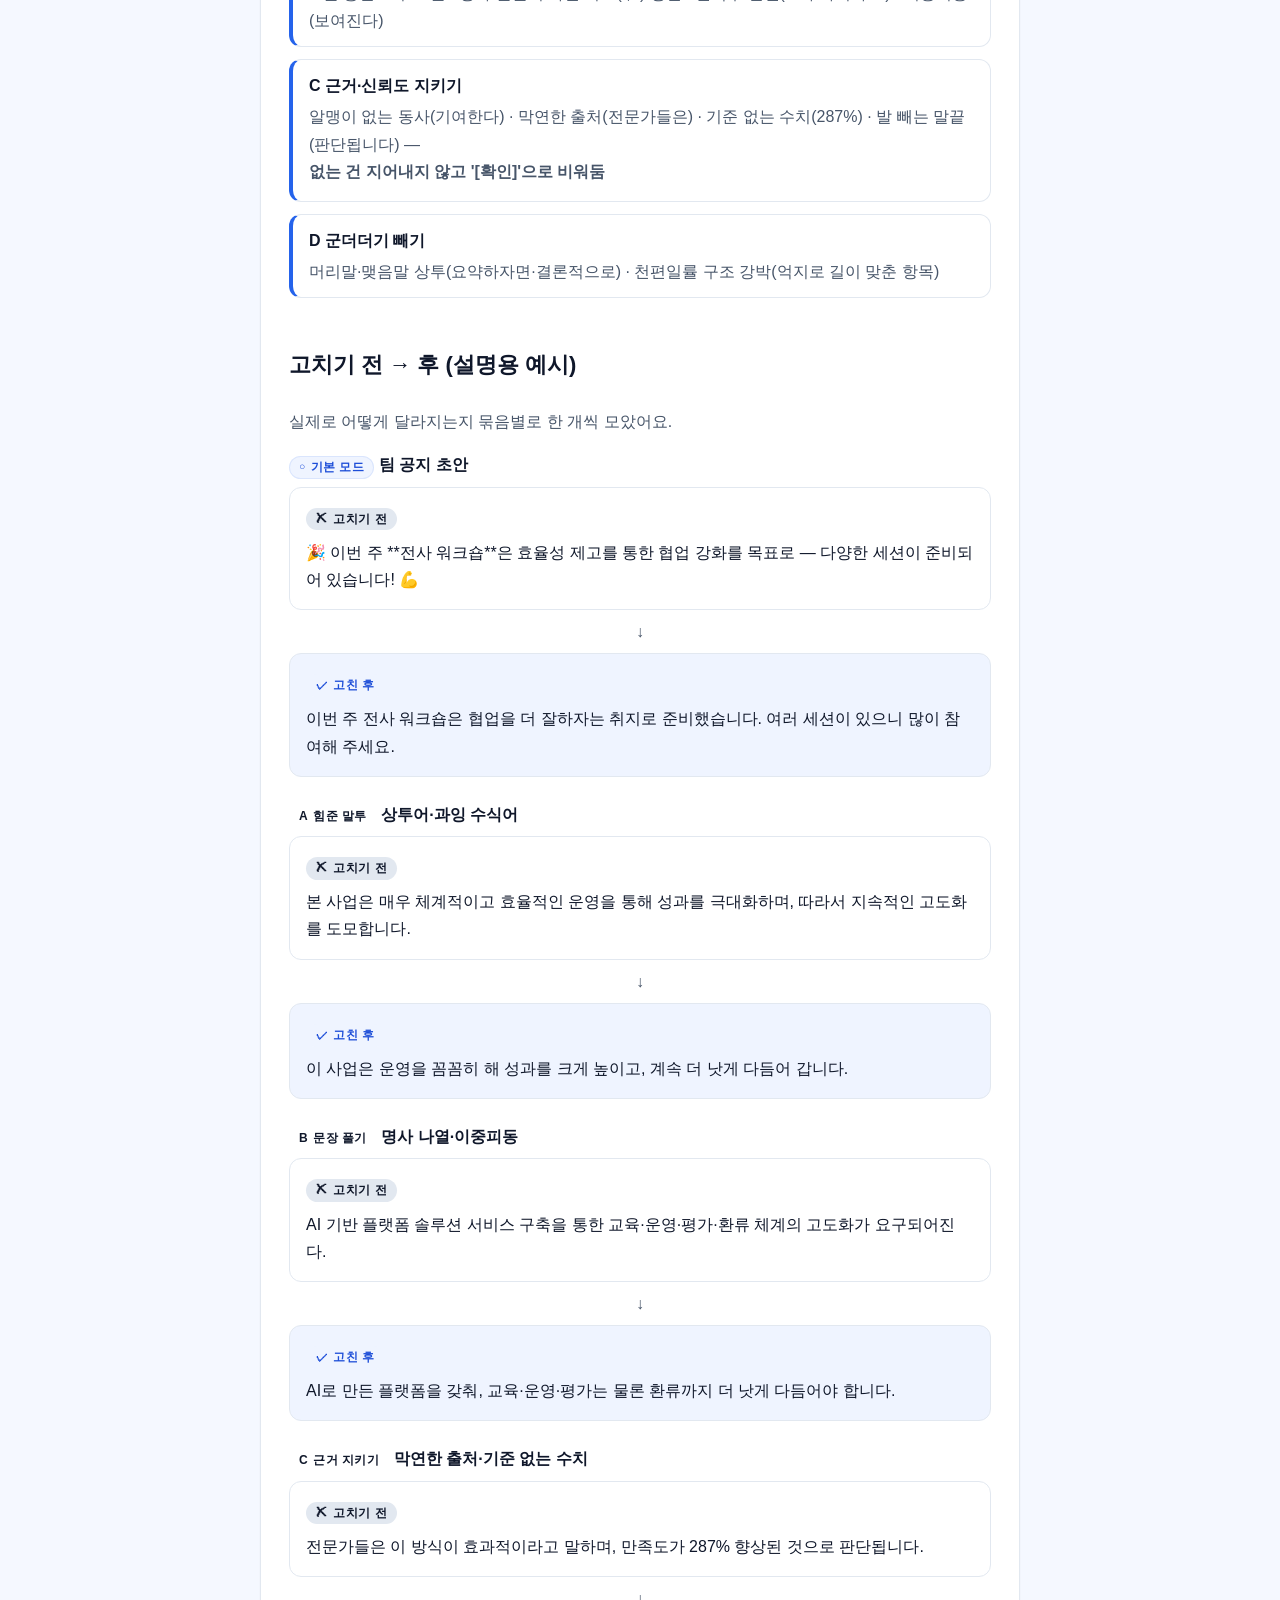
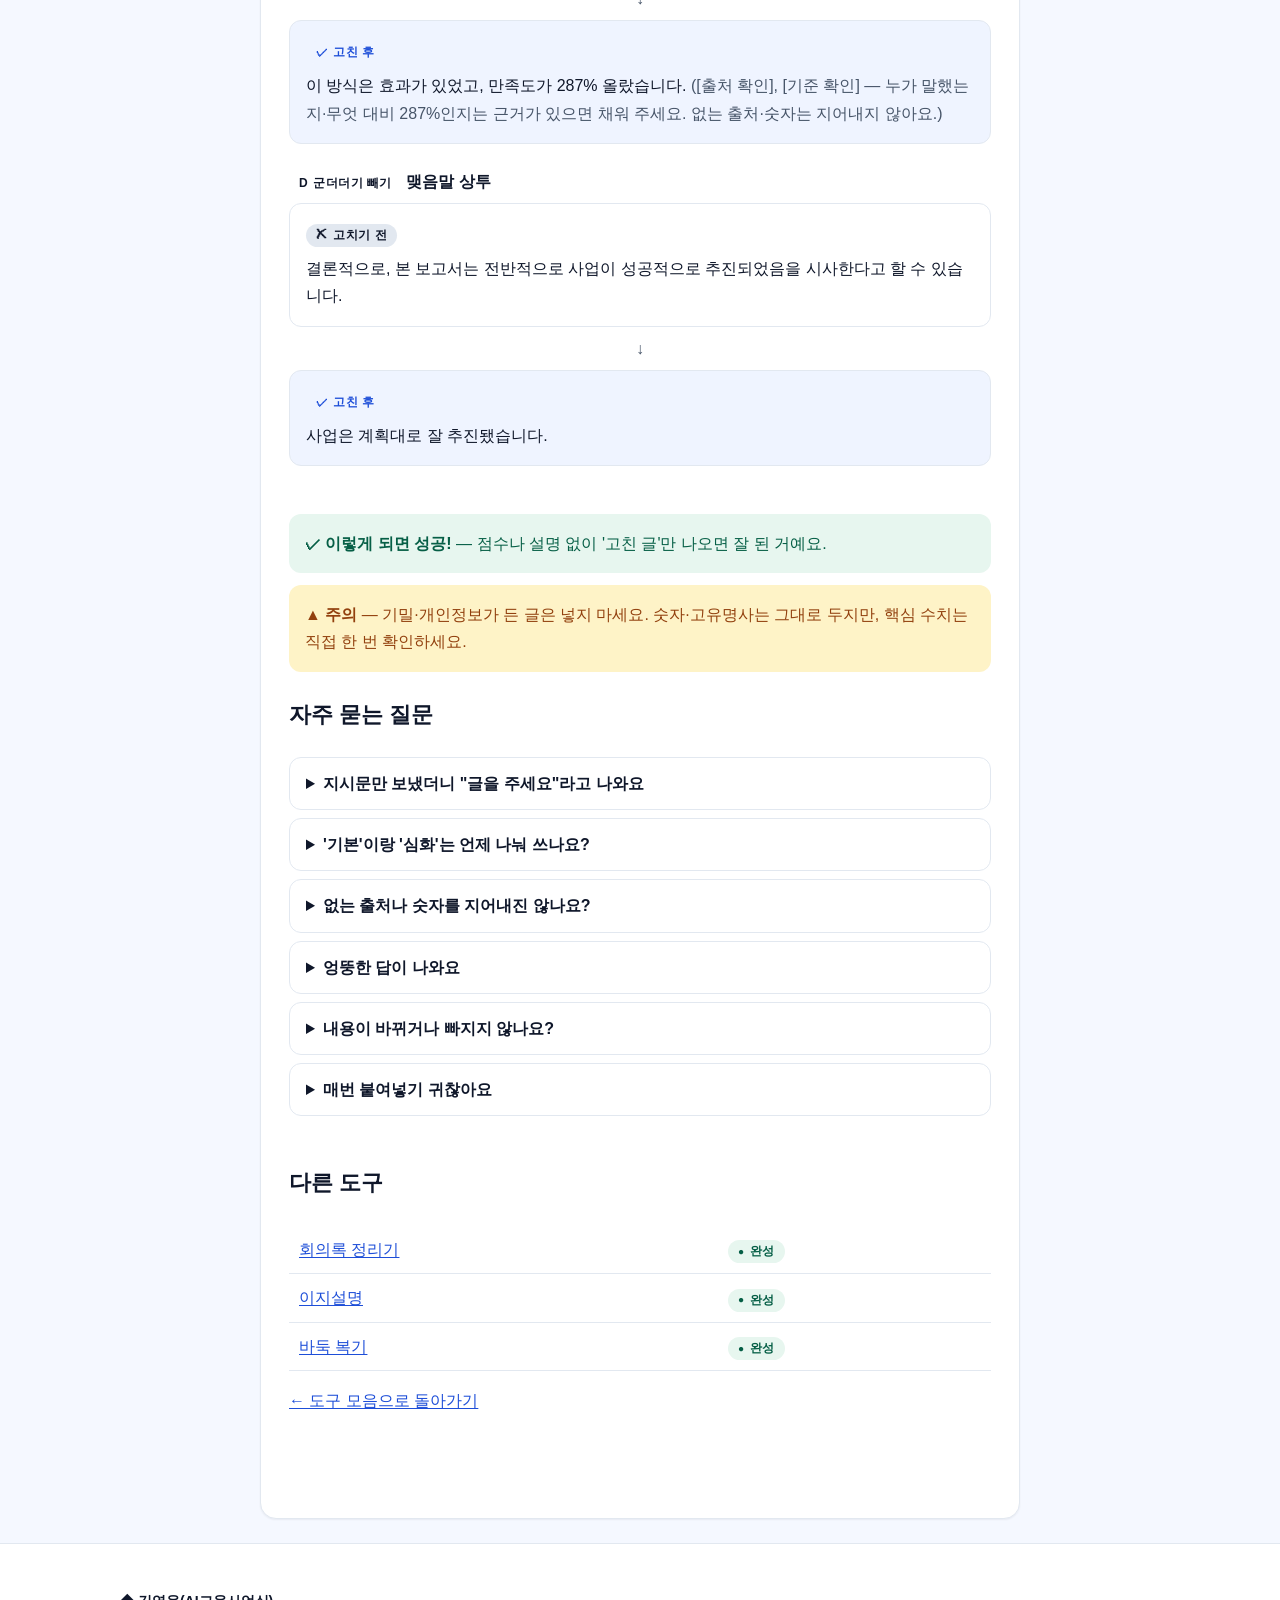
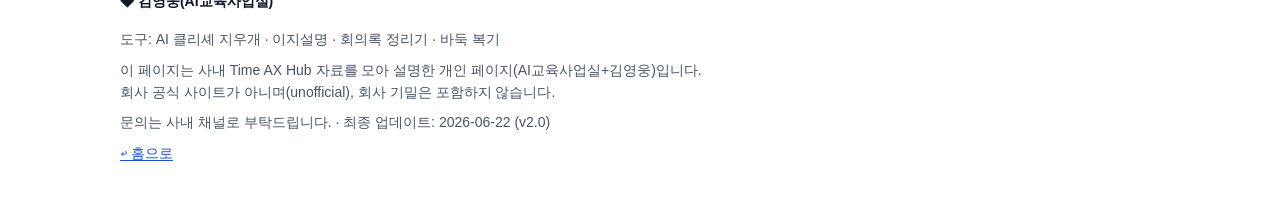
<file: tools/cliche-eraser.html>
<!DOCTYPE html>
<html lang="ko">
<head>
<meta charset="UTF-8">
<meta name="viewport" content="width=device-width, initial-scale=1">
<title>AI 클리셰 지우개 — 사용법 | 김영웅 자료 허브</title>
<meta name="description" content="Gemini로 쓴 글의 'AI가 쓴 티'를 사람 말투로 다듬는 도구. 복사·붙여넣기만 하면 됩니다. v2.0 — 보고서 클리셰 종합.">
<link rel="icon" href="../assets/img/logo-wordmark.svg" type="image/svg+xml">
<link rel="stylesheet" href="../assets/css/style.css">
<style>
/* 이 페이지 전용 — Gemini 채팅 화면 목업 (스크린샷 대용) */
.mock{border:1px solid var(--line);border-radius:var(--r-lg);overflow:hidden;box-shadow:var(--sh-md);max-width:520px;margin-top:10px;background:var(--bg);}
.mock__bar{background:var(--surface);border-bottom:1px solid var(--line);padding:9px 14px;display:flex;align-items:center;gap:8px;}
.mock__dot{width:22px;height:22px;border-radius:50%;background:linear-gradient(135deg,#2563EB,#7C3AED);color:#fff;display:inline-flex;align-items:center;justify-content:center;font-size:12px;flex:none;}
.mock__body{padding:14px;display:flex;flex-direction:column;gap:11px;}
.mock__row{display:flex;gap:8px;align-items:flex-start;}
.mock__row--me{justify-content:flex-end;}
.mock__av{width:24px;height:24px;border-radius:50%;background:linear-gradient(135deg,#2563EB,#7C3AED);color:#fff;display:inline-flex;align-items:center;justify-content:center;font-size:12px;flex:none;}
.mock__ai{background:var(--surface);border:1px solid var(--line);border-radius:4px 14px 14px 14px;padding:10px 12px;font-size:13px;line-height:1.55;max-width:80%;color:var(--ink);}
.mock__me{background:var(--primary-soft);border:1px solid #C7DBFB;border-radius:14px 4px 14px 14px;padding:10px 12px;font-size:13px;line-height:1.55;max-width:80%;color:var(--ink);}
.mock__who{display:block;font-size:11px;font-weight:700;margin-bottom:3px;letter-spacing:.02em;}
.mock__who--me{color:var(--primary-deep);text-align:right;}
.mock__who--ai{color:var(--secondary);}
.mock__input{background:var(--surface);border-top:1px solid var(--line);padding:10px 14px;display:flex;align-items:center;gap:8px;}
.mock__ph{flex:1;color:var(--sub);font-size:var(--fs-sm);}
.mock__send{width:28px;height:28px;border-radius:50%;background:var(--primary);color:#fff;display:inline-flex;align-items:center;justify-content:center;font-size:14px;flex:none;}
.mock__cap{font-size:var(--fs-xs);color:var(--sub);margin-top:6px;}
.mock__muted{color:var(--sub);}
.grp{border:1px solid var(--line);border-left:4px solid var(--primary);border-radius:var(--r-md);padding:var(--sp-3) var(--sp-4);margin-bottom:var(--sp-3);}
.grp b{display:block;margin-bottom:4px;}
</style>
</head>
<body>

<!-- 네비 -->
<header class="nav">
  <div class="container" style="display:flex;align-items:center;justify-content:space-between;width:100%;">
    <a class="is-button" href="../index.html" aria-label="김영웅 자료 허브 홈">◆ 김영웅(AI교육사업실)</a>
    <nav>
      <button class="nav__toggle" aria-label="메뉴 열기" aria-expanded="false" aria-controls="navMenu">☰</button>
      <div class="nav__menu" id="navMenu">
        <a href="../index.html#tools">도구</a>
        <a href="../guide.html">가이드</a>
        <a href="../about.html">소개</a>
      </div>
    </nav>
  </div>
</header>

<main>
  <div class="reading">

    <!-- 빵부스러기 -->
    <nav class="crumb" style="font-size:var(--fs-sm);color:var(--sub);padding-block:var(--sp-4);">
      <a href="../index.html">홈</a> <span aria-hidden="true">›</span>
      <a href="../index.html#tools">도구</a> <span aria-hidden="true">›</span>
      <b style="color:var(--ink);">AI 클리셰 지우개</b>
    </nav>

    <!-- 한 줄 요약 + 2입력 흐름 -->
    <section class="reveal" style="padding-top:0;">
      <span class="badge badge--primary"><span class="badge__icon">●</span>글 다듬기 · 완성 · v2.0</span>
      <h1 class="display" style="margin-top:12px;">AI 클리셰 지우개</h1>
      <p style="color:var(--sub);font-size:var(--fs-h3);margin:0 0 var(--sp-5);">Gemini(=구글이 만든 AI 챗봇)로 쓴 글에서 'AI가 쓴 티'를 빼 사람이 쓴 것처럼 다듬어 줍니다. 고친 글만 돌려줘요.</p>

      <div class="flow" role="img" aria-label="내 글을 Gemini에 지시문과 함께 넣으면 고친 글이 나오는 흐름">
        <div class="cell"><span class="glyph">✗</span><b>내 글</b><span style="color:var(--sub);font-size:var(--fs-xs);">AI 티 나는 초안</span></div>
        <span class="arrow" aria-hidden="true">→</span>
        <div class="cell cell--tool"><span class="glyph">◆</span><b>Gemini에 넣기</b><span style="color:var(--sub);font-size:var(--fs-xs);">①지시문 + ②내 글</span></div>
        <span class="arrow" aria-hidden="true">→</span>
        <div class="cell"><span class="glyph">✓</span><b>고친 글</b><span style="color:var(--sub);font-size:var(--fs-xs);">사람이 쓴 듯한 글</span></div>
      </div>
    </section>

    <!-- 바로 쓰기 -->
    <section class="reveal" style="padding-top:0;">
      <h2 class="section-title">바로 쓰기</h2>
      <div class="badge badge--danger" style="margin-bottom:var(--sp-3);"><span class="badge__icon">▲</span>주의: 회사 기밀·개인정보는 넣지 마세요</div>

      <p style="margin:0 0 var(--sp-3);">아래 회색 상자(=Gemini에게 줄 <b>지시문</b>)를 통째로 복사하세요. <b>안을 읽지 않아도 됩니다.</b></p>

      <div class="copy-wrap">
        <div style="display:flex;gap:var(--sp-3);align-items:center;flex-wrap:wrap;margin-bottom:var(--sp-2);">
          <button class="btn btn--primary copy-btn" data-target="#prompt-pre">① 복사하기</button>
          <a class="btn btn--ghost" href="https://gemini.google.com/app" target="_blank" rel="noopener">② Gemini 새 창 열기 ↗</a>
          <span class="copy-fallback" hidden style="color:var(--danger);font-size:var(--fs-sm);">자동 복사가 안 되면 아래 상자를 직접 드래그해 복사하세요.</span>
        </div>
<pre id="prompt-pre">당신은 한국어 글을 다듬는 교정 도우미입니다. 사용자가 붙여넣은 글에서 'AI가 쓴 듯한 티'가 나는 부분을 찾아, 사람이 자연스럽게 쓴 말투로 고쳐 줍니다.

[기본 동작]
- 사용자가 글을 붙여넣으면, 별도 지시 없이 바로 고친 글을 만듭니다.
- 출력은 '고친 글' 전체 하나만 내보냅니다. 무엇을 왜 바꿨는지는 "뭘 바꿨는지 알려줘"라고 물을 때만 따로 정리합니다.
- 글의 원래 뜻·정보·사실·고유명사·숫자·전문 용어는 절대 바꾸지 않습니다. 말투와 표현만 다듬습니다.
- 원문의 형식(문단 나눔, 목록, 표, 줄바꿈)은 최대한 그대로 유지합니다.

[찾아서 고칠 기본 패턴 — 전 직군 공통]
1. 이모지 남발: 문장 끝·항목마다 붙은 장식용 이모지를 덜어냅니다. 꼭 필요한 한두 개만 남기거나 모두 뺍니다.
2. 인라인 볼드 남발: 문장 중간중간 굵게 강조한 부분이 너무 많으면 줄입니다. 정말 핵심인 한두 군데만 남깁니다.
3. 줄표(—, em dash) 남용: 문장 사이에 끼워 넣은 긴 줄표를 쉼표·마침표·괄호 등 자연스러운 한국어 문장부호로 바꿉니다.
4. 어색한 추상명사('~성', '~화'): '효율성을 제고', '고도화를 진행' 같은 딱딱한 표현을 '더 효율적으로', '더 낫게 다듬다'처럼 풀어 씁니다.
5. 번역투('~를 통한', '~에 있어', '~에 대한', '~라고 할 수 있다'): 한국어다운 자연스러운 연결로 바꿉니다. 예) "회의를 통해 결정" → "회의에서 결정".
6. 영문 약어 한글 미병기: 처음 나오는 영문 약어에 풀이나 한글을 한 번 곁들여 줍니다. 예) "RAG" → "RAG(검색 기반 생성)". 단 회사·제품명처럼 이미 널리 쓰이는 고유명사는 그대로 둡니다.

[고칠 때 지키는 원칙]
- 과하게 고치지 않습니다. 멀쩡한 문장은 그냥 둡니다. 'AI 티'가 분명한 부분만 손봅니다.
- 사람이 실제로 말하듯, 한 호흡에 읽히는 문장으로 다듬습니다.
- 정보를 더하거나 빼지 않습니다. 표현만 바꿉니다.
- 글의 격식(존댓말/반말, 보고체/대화체)은 원문 그대로 유지합니다.

[심화 모드 — 보고서·제안서용 옵션]
- 사용자가 글 앞이나 뒤에 "심화"라고 적으면, 위 기본 6가지에 더해 아래 네 묶음까지 정리합니다.
- "심화"라는 말이 없으면 기본 패턴만 적용합니다.

  《A. 힘준 말투 담백하게》
  7. 보고서 상투어: '극대화·제고·도모·고도화·최적화·활성화·내실화·체계적·효율적·전문적·지속적·혁신적·획기적·선진화' 같은 힘준 단어를 담백하게 풉니다. 예) "효과를 극대화" → "효과를 크게 높임".
  8. 과잉 수식어·접속사: '매우·정말·굉장히·반드시·결코' 같은 안 써도 되는 강조어, 문장마다 붙는 '따라서·그러므로·또한·아울러·나아가'를 덜어냅니다. 강조는 꼭 필요한 곳만 남깁니다.

  《B. 꼬인 문장 풀기》
  9. '~을 통한 ~의 ~' 틀: 명사를 길게 엮은 문장을 짧고 직접적으로 바꿉니다. 예) "운영체계 구축을 통한 교육 품질의 향상" → "운영체계를 갖춰 교육 품질을 높임".
  10. 명사 줄줄이 나열·기호 병렬: 명사를 네 개 이상 늘어놓거나 '·'·'+'로 단어를 줄줄이 잇는 부분을 끊어 읽히게 풉니다. 예) "AI 기반 플랫폼 솔루션 서비스 제공" → "AI로 만든 플랫폼을 제공".
  11. 번역투 반전 틀: 'X가 아니라 Y다', '단지 X뿐 아니라 Y까지', 'X에 그치지 않고 Y'처럼 영어 직역 같은 대구를 자연스러운 한국어 직접 서술로 풉니다.
  12. 이중피동: '구축되어진다·도출되어진다·보여진다·요구되어진다'처럼 피동이 겹친 말을 '갖춘다·나온다·보인다·필요하다'로 바로잡습니다.

  《C. 근거·신뢰도 지키기》 (없는 사실은 절대 지어내지 않습니다)
  13. 알맹이 없는 동사: '기여한다·반영한다·시사한다·상징한다·마련한다·조명한다'처럼 그럴듯하지만 '무엇을·얼마나'가 빠진 말은, 원문 안의 구체적 내용으로 풀거나 군더더기면 덜어냅니다.
  14. 막연한 출처: '전문가들은·업계에서는·많은 기업이·여러 연구에 따르면'처럼 누구인지 불분명한 표현은, 원문에 출처가 있으면 그대로 살리고 없으면 빼거나 '[출처 확인]'으로 비워 둡니다. 출처를 지어내지 않습니다.
  15. 기준 없는 수치: '287% 향상', '약 50명 참여'처럼 비교 기준이나 모집단이 빠진 숫자는, 원문에 기준이 있으면 함께 적고 없으면 '[기준 확인]'으로 표시만 합니다. 새 숫자를 만들어 채우지 않습니다.
  16. 발 빼는 말끝 남발: 한 문단에 '~할 수 있습니다·~것으로 보입니다·~판단됩니다·~예상됩니다'가 거듭 나오면 한두 번만 남기고, 단정해도 되는 곳은 단정합니다.

  《D. 군더더기 빼기》
  17. 머리말·맺음말 상투: '요약하자면·결론적으로·전반적으로·본 보고서는' 같은 군더더기 머리말을 덜고 바로 본론으로 들어갑니다.
  18. 천편일률 구조 강박: 항목들의 글자 수를 억지로 맞춰 어색해진 표현을 자연스럽게 풀고, 모든 문장이 '~완료·~달성'처럼 같은 긍정 종결로만 끝나면 단조롭지 않게 다듬습니다. (사실 자체는 바꾸지 않습니다.)

[하지 않는 것]
- 점수 매기기, 등급 판정, 통과/탈락 표시를 하지 않습니다. 오직 '고치기'만 합니다.
- 고친 이유를 묻지 않았는데 먼저 설명하지 않습니다.
- 원문에 없던 내용을 지어내지 않습니다. 출처·숫자·사실을 만들어 채우지 않습니다.

이제 사용자가 글을 붙여넣으면, 바로 고친 글 한 편을 출력하세요.</pre>
      </div>
    </section>

    <!-- 따라하기 3스텝 + Gemini 화면 목업 -->
    <section class="reveal" style="padding-top:0;">
      <h2 class="section-title">따라하기 (3단계)</h2>
      <p style="color:var(--sub);margin:0 0 var(--sp-4);">먼저 회사 구글 계정으로 Gemini에 로그인하세요. 그다음 <b>메시지를 두 번에 나눠</b> 보내는 게 핵심입니다. 아래는 실제로 어떻게 보이는지 그린 예시 화면이에요.</p>

      <ol class="steps" style="list-style:none;padding:0;margin:0;">
        <li style="display:flex;gap:var(--sp-4);margin-bottom:var(--sp-6);">
          <span class="num" style="flex:none;display:inline-flex;width:30px;height:30px;border-radius:50%;background:var(--primary);color:#fff;font-weight:700;align-items:center;justify-content:center;">1</span>
          <div style="min-width:0;">
            <b>첫 번째 메시지 — 지시문 붙여넣고 보내기</b>
            <p style="margin:4px 0 0;color:var(--sub);">위 ① 복사한 지시문을 Gemini 입력칸에 <b>마우스 오른쪽 버튼 → 붙여넣기</b>(익숙하면 Ctrl+V / 맥 ⌘V) 후 보냅니다.</p>

            <div class="mock" role="img" aria-label="예시 화면: 사용자가 지시문을 붙여넣어 보내자 Gemini가 '글을 붙여넣어 주세요'라고 답한 모습">
              <div class="mock__bar"><span class="mock__dot">✦</span><b style="font-size:var(--fs-sm);">Gemini</b><span class="mock__muted" style="font-size:var(--fs-xs);">· 새 대화</span></div>
              <div class="mock__body">
                <div class="mock__row mock__row--me">
                  <div class="mock__me"><span class="mock__who mock__who--me">나</span>당신은 한국어 글을 다듬는 교정 도우미입니다. 사용자가 붙여넣은 글에서 'AI가 쓴 듯한 티'가 나는 부분을 찾아… <span class="mock__muted">(지시문 전체 붙여넣음)</span></div>
                </div>
                <div class="mock__row">
                  <span class="mock__av">✦</span>
                  <div class="mock__ai"><span class="mock__who mock__who--ai">Gemini</span>준비됐습니다. 다듬고 싶은 글을 붙여넣어 주세요. 보고서·기획서라면 글 맨 윗줄에 '심화'라고만 적어 주세요.</div>
                </div>
              </div>
              <div class="mock__input"><span class="mock__ph">메시지 입력…</span><span class="mock__send" aria-hidden="true">↑</span></div>
            </div>
            <p class="mock__cap">↑ 지시문만 보내면 Gemini가 "글을 주세요"라고 답합니다. 정상이에요.</p>
          </div>
        </li>

        <li style="display:flex;gap:var(--sp-4);margin-bottom:var(--sp-6);">
          <span class="num" style="flex:none;display:inline-flex;width:30px;height:30px;border-radius:50%;background:var(--primary);color:#fff;font-weight:700;align-items:center;justify-content:center;">2</span>
          <div style="min-width:0;">
            <b>두 번째 메시지 — 다듬을 글 붙여넣기</b>
            <p style="margin:4px 0 0;color:var(--sub);">지시문을 보낸 다음, <b>새 메시지에</b> 다듬고 싶은 글을 붙여넣고 보냅니다. (보고서·기획서면 글 맨 윗줄에 <b>심화</b> 한 단어만 단독으로 추가)</p>

            <div class="mock" role="img" aria-label="예시 화면: 맨 윗줄에 '심화'를 적고 AI 티 나는 보고서 문장을 붙여넣어 보낸 모습">
              <div class="mock__bar"><span class="mock__dot">✦</span><b style="font-size:var(--fs-sm);">Gemini</b><span class="mock__muted" style="font-size:var(--fs-xs);">· 새 대화</span></div>
              <div class="mock__body">
                <div class="mock__row mock__row--me">
                  <div class="mock__me"><span class="mock__who mock__who--me">나</span><b>심화</b><br>🎯 본 사업은 디지털 역량의 **고도화**를 통한 교육 효과의 극대화를 도모하며, 업계에서는 이러한 접근이 성과에 기여하는 것으로 보여집니다.</div>
                </div>
              </div>
              <div class="mock__input"><span class="mock__ph">전송됨…</span><span class="mock__send" aria-hidden="true">↑</span></div>
            </div>
            <p class="mock__cap">↑ 맨 윗줄 '심화'는 단독으로. 그 아래에 다듬을 글을 통째로 붙여넣어요.</p>
          </div>
        </li>

        <li style="display:flex;gap:var(--sp-4);">
          <span class="num" style="flex:none;display:inline-flex;width:30px;height:30px;border-radius:50%;background:var(--primary);color:#fff;font-weight:700;align-items:center;justify-content:center;">3</span>
          <div style="min-width:0;">
            <b>고친 글 받기</b>
            <p style="margin:4px 0 0;color:var(--sub);">잠시 뒤 '고친 글'이 나옵니다. 그대로 쓰거나, 어색한 데가 있으면 그 부분만 다시 부탁하세요.</p>

            <div class="mock" role="img" aria-label="예시 화면: Gemini가 군더더기를 덜어낸 고친 글만 깔끔하게 돌려준 모습">
              <div class="mock__bar"><span class="mock__dot">✦</span><b style="font-size:var(--fs-sm);">Gemini</b><span class="mock__muted" style="font-size:var(--fs-xs);">· 새 대화</span></div>
              <div class="mock__body">
                <div class="mock__row">
                  <span class="mock__av">✦</span>
                  <div class="mock__ai"><span class="mock__who mock__who--ai">Gemini</span>이 사업은 디지털 역량을 끌어올려 교육 효과를 높이는 데 목표를 둡니다.<br><span class="mock__muted" style="font-size:11px;">('업계에서는 ~ 보여집니다' 같은 막연한 출처·이중피동은 덜어냈어요. 근거가 있으면 출처를 적어 주세요.)</span></div>
                </div>
                <div class="mock__row mock__row--me">
                  <div class="mock__me"><span class="mock__who mock__who--me">나</span>뭘 바꿨는지 알려줘</div>
                </div>
                <div class="mock__row">
                  <span class="mock__av">✦</span>
                  <div class="mock__ai"><span class="mock__who mock__who--ai">Gemini</span>① 이모지(🎯)·굵게(**고도화**) 제거 ② '극대화를 도모' → '높이는 데 목표' ③ '보여집니다'(이중피동)·'업계에서는'(막연한 출처) 정리했어요.</div>
                </div>
              </div>
              <div class="mock__input"><span class="mock__ph">메시지 입력…</span><span class="mock__send" aria-hidden="true">↑</span></div>
            </div>
            <p class="mock__cap">↑ '고친 글'만 깔끔하게. '뭘 바꿨는지 알려줘'라고 물으면 바뀐 곳만 따로 보여줘요.</p>
          </div>
        </li>
      </ol>
    </section>

    <!-- 무엇을 고쳐주나요 -->
    <section class="reveal" style="padding-top:0;">
      <h2 class="section-title">무엇을 고쳐주나요</h2>
      <h3><span class="glyph">○</span> 기본 모드 — 그냥 글만 붙여넣기 (일상 메일·공지)</h3>
      <p style="color:var(--sub);margin:0 0 var(--sp-3);">전 직군 누구나 걸리는 여섯 가지만 봅니다. 일상 메일·공지는 이 기본만으로 충분해요.</p>
      <table class="responsive" style="width:100%;border-collapse:collapse;margin-bottom:var(--sp-5);">
        <thead><tr><th style="text-align:left;padding:8px;border-bottom:1px solid var(--line);">고치는 것</th><th style="text-align:left;padding:8px;border-bottom:1px solid var(--line);">예</th></tr></thead>
        <tbody>
          <tr><td data-label="고치는 것" style="padding:8px;border-bottom:1px solid var(--line);">이모지·인라인 볼드 남발</td><td data-label="예" style="padding:8px;border-bottom:1px solid var(--line);">🎉, 문장 중간 **굵게**</td></tr>
          <tr><td data-label="고치는 것" style="padding:8px;border-bottom:1px solid var(--line);">긴 줄표(—)·번역투</td><td data-label="예" style="padding:8px;border-bottom:1px solid var(--line);">'~를 통한', '~에 있어'</td></tr>
          <tr><td data-label="고치는 것" style="padding:8px;border-bottom:1px solid var(--line);">어색한 추상명사·영문약어</td><td data-label="예" style="padding:8px;border-bottom:1px solid var(--line);">'효율성을 제고', 약어 한글 병기</td></tr>
        </tbody>
      </table>

      <h3><span class="glyph">◎</span> 심화 모드 — 글 맨 윗줄에 '심화' (보고서·기획서)</h3>
      <p style="color:var(--sub);margin:0 0 var(--sp-3);">위 6가지에 더해, 보고서에서 자주 보이는 'AI 티'를 <b>네 묶음</b>으로 정리합니다. 그동안 모은 클리셰를 한 번에 잡아요.</p>

      <div class="grp"><b><span class="glyph">A</span> 힘준 말투 담백하게</b><span class="mock__muted">보고서 상투어(극대화·제고·도모·고도화) · 과잉 수식어·접속사(매우·정말·따라서·또한)</span></div>
      <div class="grp"><b><span class="glyph">B</span> 꼬인 문장 풀기</b><span class="mock__muted">'A를 통한 B의 C' 틀 · 명사 줄줄이 나열·기호(·,+) 병렬 · 번역투 반전('X가 아니라 Y') · 이중피동(보여진다)</span></div>
      <div class="grp"><b><span class="glyph">C</span> 근거·신뢰도 지키기</b><span class="mock__muted">알맹이 없는 동사(기여한다) · 막연한 출처(전문가들은) · 기준 없는 수치(287%) · 발 빼는 말끝(판단됩니다) — <b>없는 건 지어내지 않고 '[확인]'으로 비워둠</b></span></div>
      <div class="grp" style="margin-bottom:0;"><b><span class="glyph">D</span> 군더더기 빼기</b><span class="mock__muted">머리말·맺음말 상투(요약하자면·결론적으로) · 천편일률 구조 강박(억지로 길이 맞춘 항목)</span></div>
    </section>

    <!-- Before/After 그룹별 -->
    <section class="reveal" style="padding-top:0;">
      <h2 class="section-title">고치기 전 → 후 (설명용 예시)</h2>
      <p style="color:var(--sub);margin:0 0 var(--sp-4);">실제로 어떻게 달라지는지 묶음별로 한 개씩 모았어요.</p>

      <!-- 기본 -->
      <p style="font-weight:700;margin:0 0 var(--sp-2);"><span class="badge badge--primary"><span class="badge__icon">○</span>기본 모드</span> 팀 공지 초안</p>
      <div class="ba-before" style="background:var(--surface);border:1px solid var(--line);border-radius:var(--r-md);padding:var(--sp-4);margin-bottom:var(--sp-2);">
        <span class="ba-tag badge"><span class="glyph">✗</span> 고치기 전</span>
        <p style="margin:8px 0 0;">🎉 이번 주 **전사 워크숍**은 효율성 제고를 통한 협업 강화를 목표로 — 다양한 세션이 준비되어 있습니다! 💪</p>
      </div>
      <p style="text-align:center;color:var(--sub);margin:0 0 var(--sp-2);" aria-hidden="true">↓</p>
      <div class="ba-after" style="background:var(--primary-soft);border:1px solid var(--line);border-radius:var(--r-md);padding:var(--sp-4);margin-bottom:var(--sp-5);">
        <span class="ba-tag badge"><span class="glyph">✓</span> 고친 후</span>
        <p style="margin:8px 0 0;">이번 주 전사 워크숍은 협업을 더 잘하자는 취지로 준비했습니다. 여러 세션이 있으니 많이 참여해 주세요.</p>
      </div>

      <!-- 심화 A -->
      <p style="font-weight:700;margin:0 0 var(--sp-2);"><span class="badge"><span class="glyph">A</span> 힘준 말투</span> 상투어·과잉 수식어</p>
      <div class="ba-before" style="background:var(--surface);border:1px solid var(--line);border-radius:var(--r-md);padding:var(--sp-4);margin-bottom:var(--sp-2);">
        <span class="ba-tag badge"><span class="glyph">✗</span> 고치기 전</span>
        <p style="margin:8px 0 0;">본 사업은 매우 체계적이고 효율적인 운영을 통해 성과를 극대화하며, 따라서 지속적인 고도화를 도모합니다.</p>
      </div>
      <p style="text-align:center;color:var(--sub);margin:0 0 var(--sp-2);" aria-hidden="true">↓</p>
      <div class="ba-after" style="background:var(--primary-soft);border:1px solid var(--line);border-radius:var(--r-md);padding:var(--sp-4);margin-bottom:var(--sp-5);">
        <span class="ba-tag badge"><span class="glyph">✓</span> 고친 후</span>
        <p style="margin:8px 0 0;">이 사업은 운영을 꼼꼼히 해 성과를 크게 높이고, 계속 더 낫게 다듬어 갑니다.</p>
      </div>

      <!-- 심화 B -->
      <p style="font-weight:700;margin:0 0 var(--sp-2);"><span class="badge"><span class="glyph">B</span> 문장 풀기</span> 명사 나열·이중피동</p>
      <div class="ba-before" style="background:var(--surface);border:1px solid var(--line);border-radius:var(--r-md);padding:var(--sp-4);margin-bottom:var(--sp-2);">
        <span class="ba-tag badge"><span class="glyph">✗</span> 고치기 전</span>
        <p style="margin:8px 0 0;">AI 기반 플랫폼 솔루션 서비스 구축을 통한 교육·운영·평가·환류 체계의 고도화가 요구되어진다.</p>
      </div>
      <p style="text-align:center;color:var(--sub);margin:0 0 var(--sp-2);" aria-hidden="true">↓</p>
      <div class="ba-after" style="background:var(--primary-soft);border:1px solid var(--line);border-radius:var(--r-md);padding:var(--sp-4);margin-bottom:var(--sp-5);">
        <span class="ba-tag badge"><span class="glyph">✓</span> 고친 후</span>
        <p style="margin:8px 0 0;">AI로 만든 플랫폼을 갖춰, 교육·운영·평가는 물론 환류까지 더 낫게 다듬어야 합니다.</p>
      </div>

      <!-- 심화 C -->
      <p style="font-weight:700;margin:0 0 var(--sp-2);"><span class="badge"><span class="glyph">C</span> 근거 지키기</span> 막연한 출처·기준 없는 수치</p>
      <div class="ba-before" style="background:var(--surface);border:1px solid var(--line);border-radius:var(--r-md);padding:var(--sp-4);margin-bottom:var(--sp-2);">
        <span class="ba-tag badge"><span class="glyph">✗</span> 고치기 전</span>
        <p style="margin:8px 0 0;">전문가들은 이 방식이 효과적이라고 말하며, 만족도가 287% 향상된 것으로 판단됩니다.</p>
      </div>
      <p style="text-align:center;color:var(--sub);margin:0 0 var(--sp-2);" aria-hidden="true">↓</p>
      <div class="ba-after" style="background:var(--primary-soft);border:1px solid var(--line);border-radius:var(--r-md);padding:var(--sp-4);margin-bottom:var(--sp-5);">
        <span class="ba-tag badge"><span class="glyph">✓</span> 고친 후</span>
        <p style="margin:8px 0 0;">이 방식은 효과가 있었고, 만족도가 287% 올랐습니다. <span class="mock__muted">([출처 확인], [기준 확인] — 누가 말했는지·무엇 대비 287%인지는 근거가 있으면 채워 주세요. 없는 출처·숫자는 지어내지 않아요.)</span></p>
      </div>

      <!-- 심화 D -->
      <p style="font-weight:700;margin:0 0 var(--sp-2);"><span class="badge"><span class="glyph">D</span> 군더더기 빼기</span> 맺음말 상투</p>
      <div class="ba-before" style="background:var(--surface);border:1px solid var(--line);border-radius:var(--r-md);padding:var(--sp-4);margin-bottom:var(--sp-2);">
        <span class="ba-tag badge"><span class="glyph">✗</span> 고치기 전</span>
        <p style="margin:8px 0 0;">결론적으로, 본 보고서는 전반적으로 사업이 성공적으로 추진되었음을 시사한다고 할 수 있습니다.</p>
      </div>
      <p style="text-align:center;color:var(--sub);margin:0 0 var(--sp-2);" aria-hidden="true">↓</p>
      <div class="ba-after" style="background:var(--primary-soft);border:1px solid var(--line);border-radius:var(--r-md);padding:var(--sp-4);">
        <span class="ba-tag badge"><span class="glyph">✓</span> 고친 후</span>
        <p style="margin:8px 0 0;">사업은 계획대로 잘 추진됐습니다.</p>
      </div>
    </section>

    <!-- 성공확인 + FAQ -->
    <section class="reveal" style="padding-top:0;">
      <div style="background:var(--success-soft);color:var(--success-ink);border-radius:var(--r-md);padding:var(--sp-4);margin-bottom:var(--sp-3);">
        <b><span class="glyph">✓</span> 이렇게 되면 성공!</b> — 점수나 설명 없이 '고친 글'만 나오면 잘 된 거예요.
      </div>
      <div style="background:var(--warn-soft);color:var(--warn-ink);border-radius:var(--r-md);padding:var(--sp-4);margin-bottom:var(--sp-5);">
        <b><span class="glyph">▲</span> 주의</b> — 기밀·개인정보가 든 글은 넣지 마세요. 숫자·고유명사는 그대로 두지만, 핵심 수치는 직접 한 번 확인하세요.
      </div>

      <h2 class="section-title">자주 묻는 질문</h2>
      <details style="border:1px solid var(--line);border-radius:var(--r-md);padding:var(--sp-3) var(--sp-4);margin-bottom:8px;">
        <summary style="font-weight:600;cursor:pointer;">지시문만 보냈더니 "글을 주세요"라고 나와요</summary>
        <p style="color:var(--sub);margin:8px 0 0;">정상이에요. 지시문은 '준비'고, 다음 메시지에 다듬을 글을 넣으면 그때 고쳐 줍니다.</p>
      </details>
      <details style="border:1px solid var(--line);border-radius:var(--r-md);padding:var(--sp-3) var(--sp-4);margin-bottom:8px;">
        <summary style="font-weight:600;cursor:pointer;">'기본'이랑 '심화'는 언제 나눠 쓰나요?</summary>
        <p style="color:var(--sub);margin:8px 0 0;">메일·메신저·공지는 그냥 글만 넣는 <b>기본</b>으로 충분해요. 보고서·기획서·제안서처럼 '극대화·제고' 상투어나 'A를 통한 B의 C' 문장이 많은 글은 맨 윗줄에 <b>심화</b>를 적으면 네 묶음까지 꼼꼼히 정리합니다.</p>
      </details>
      <details style="border:1px solid var(--line);border-radius:var(--r-md);padding:var(--sp-3) var(--sp-4);margin-bottom:8px;">
        <summary style="font-weight:600;cursor:pointer;">없는 출처나 숫자를 지어내진 않나요?</summary>
        <p style="color:var(--sub);margin:8px 0 0;">안 합니다. 막연한 출처·기준 없는 수치는 빼거나 '[출처 확인]·[기준 확인]'으로 <b>비워만</b> 둡니다. 근거가 있으면 그 자리에 직접 채워 주세요.</p>
      </details>
      <details style="border:1px solid var(--line);border-radius:var(--r-md);padding:var(--sp-3) var(--sp-4);margin-bottom:8px;">
        <summary style="font-weight:600;cursor:pointer;">엉뚱한 답이 나와요</summary>
        <p style="color:var(--sub);margin:8px 0 0;">새 대화를 열고 지시문부터 다시 붙여넣어 보세요. 대화가 길어지면 가끔 흐트러집니다.</p>
      </details>
      <details style="border:1px solid var(--line);border-radius:var(--r-md);padding:var(--sp-3) var(--sp-4);margin-bottom:8px;">
        <summary style="font-weight:600;cursor:pointer;">내용이 바뀌거나 빠지지 않나요?</summary>
        <p style="color:var(--sub);margin:8px 0 0;">내용·숫자·고유명사는 그대로 두고 말투만 다듬도록 했어요. 그래도 핵심 수치 한두 개는 직접 대조해 보시길 권합니다.</p>
      </details>
      <details style="border:1px solid var(--line);border-radius:var(--r-md);padding:var(--sp-3) var(--sp-4);">
        <summary style="font-weight:600;cursor:pointer;">매번 붙여넣기 귀찮아요</summary>
        <p style="color:var(--sub);margin:8px 0 0;">Gemini의 'Gem(=자주 쓰는 챗봇을 저장해두는 기능)'으로 만들어 두면 지시문을 매번 붙일 필요 없이 글만 넣으면 됩니다.</p>
      </details>
    </section>

    <!-- 다른 도구 -->
    <section class="reveal" style="padding-top:0;">
      <h2 class="section-title">다른 도구</h2>
      <table class="responsive" style="width:100%;border-collapse:collapse;">
        <tbody>
          <tr><td data-label="도구" style="padding:10px;border-bottom:1px solid var(--line);"><a href="meeting-notes.html">회의록 정리기</a></td><td data-label="상태" style="padding:10px;border-bottom:1px solid var(--line);"><span class="badge badge--success"><span class="badge__icon">●</span>완성</span></td></tr>
          <tr><td data-label="도구" style="padding:10px;border-bottom:1px solid var(--line);"><a href="easy-explain.html">이지설명</a></td><td data-label="상태" style="padding:10px;border-bottom:1px solid var(--line);"><span class="badge badge--success"><span class="badge__icon">●</span>완성</span></td></tr>
          <tr><td data-label="도구" style="padding:10px;border-bottom:1px solid var(--line);"><a href="baduk-review.html">바둑 복기</a></td><td data-label="상태" style="padding:10px;border-bottom:1px solid var(--line);"><span class="badge badge--success"><span class="badge__icon">●</span>완성</span></td></tr>
        </tbody>
      </table>
      <p style="margin-top:var(--sp-4);"><a href="../index.html#tools">← 도구 모음으로 돌아가기</a></p>
    </section>

  </div>
</main>

<footer>
  <div class="container">
    <p><b>◆ 김영웅(AI교육사업실)</b></p>
    <p class="gov">도구: AI 클리셰 지우개 · 이지설명 · 회의록 정리기 · 바둑 복기</p>
    <p class="gov">
      이 페이지는 사내 Time AX Hub 자료를 모아 설명한 개인 페이지(AI교육사업실+김영웅)입니다.<br>
      회사 공식 사이트가 아니며(unofficial), 회사 기밀은 포함하지 않습니다.
    </p>
    <p class="gov">문의는 사내 채널로 부탁드립니다. · 최종 업데이트: 2026-06-22 (v2.0)</p>
    <p class="gov"><a href="../index.html">↩ 홈으로</a></p>
  </div>
</footer>

<script src="../assets/js/main.js"></script>
</body>
</html>
</file>
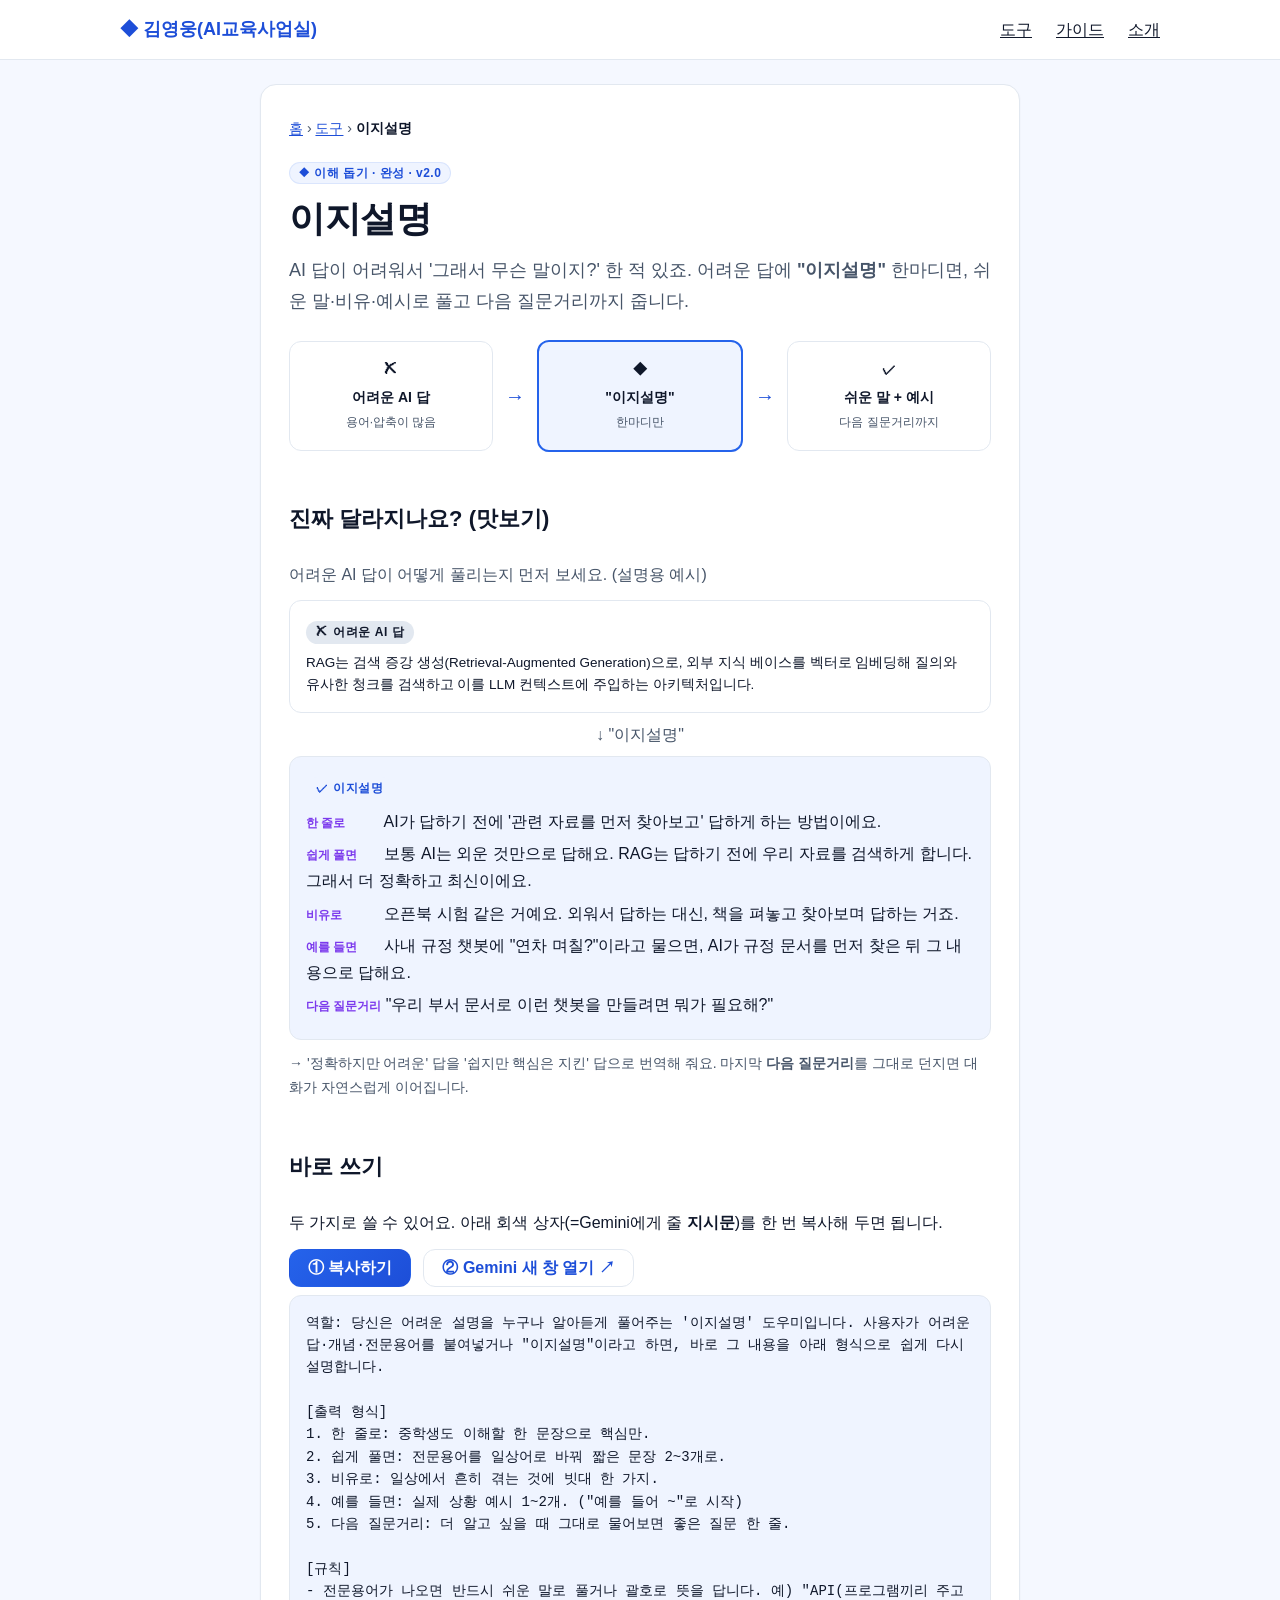
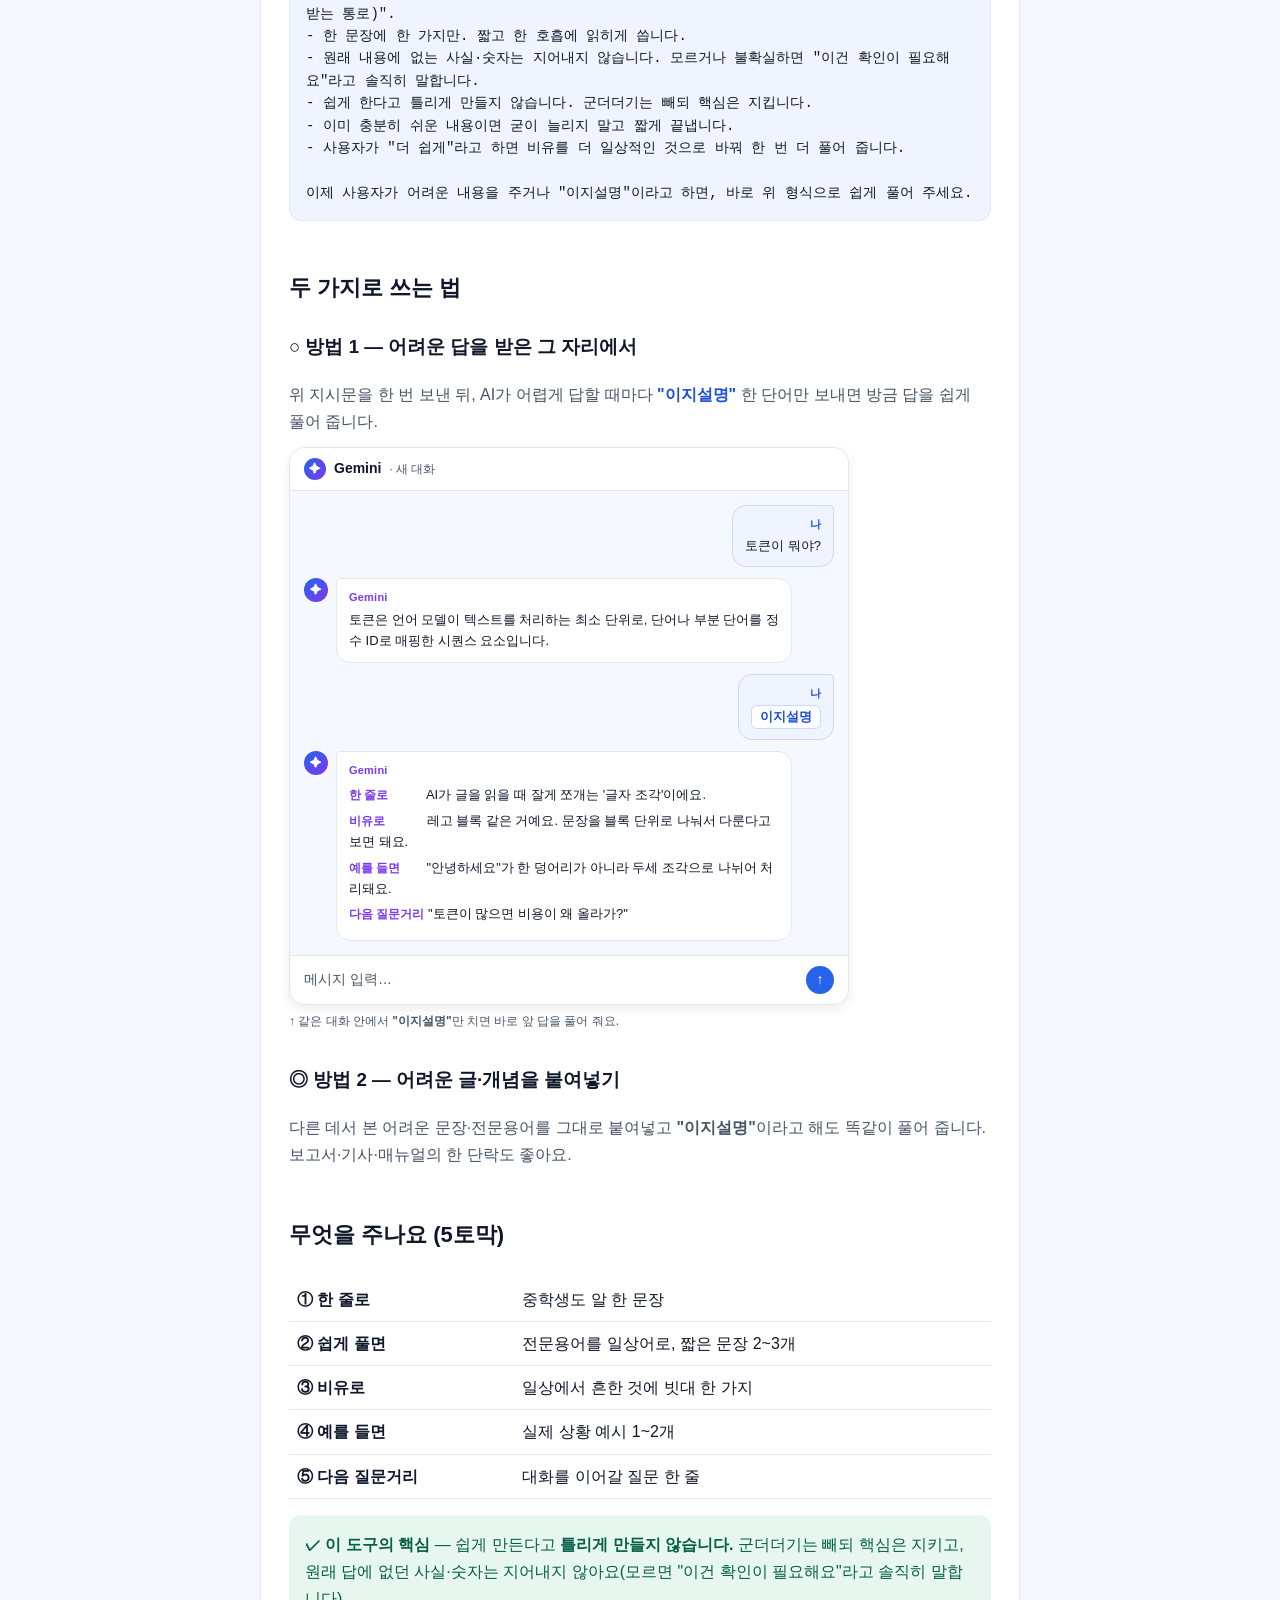
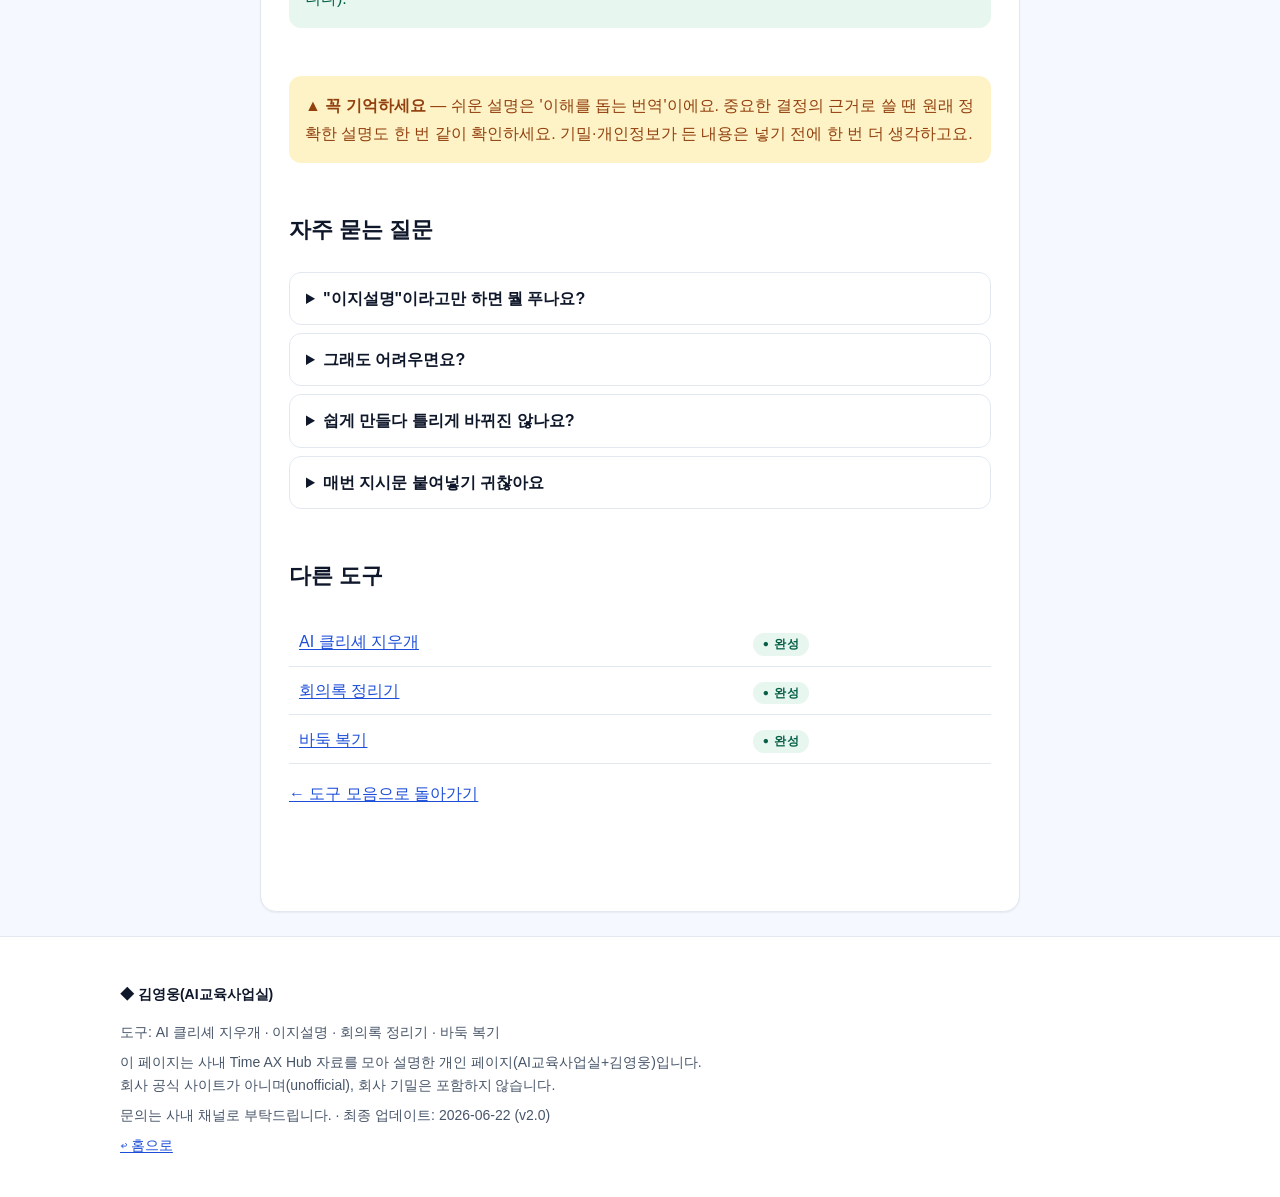
<file: tools/easy-explain.html>
<!DOCTYPE html>
<html lang="ko">
<head>
<meta charset="UTF-8">
<meta name="viewport" content="width=device-width, initial-scale=1">
<title>이지설명 — 어려운 AI 답을 쉽게·예시로 | 김영웅(AI교육사업실)</title>
<meta name="description" content="AI가 어렵게 답할 때 '이지설명' 한마디면 쉬운 말·비유·구체적 예시로 풀고, 다음 질문거리까지 줘 대화를 이어가게 하는 Gemini 도구.">
<link rel="icon" href="../assets/img/logo-wordmark.svg" type="image/svg+xml">
<link rel="stylesheet" href="../assets/css/style.css">
<style>
/* 이 페이지 전용 — Gemini 채팅 화면 목업 (스크린샷 대용) */
.mock{border:1px solid var(--line);border-radius:var(--r-lg);overflow:hidden;box-shadow:var(--sh-md);max-width:560px;margin-top:10px;background:var(--bg);}
.mock__bar{background:var(--surface);border-bottom:1px solid var(--line);padding:9px 14px;display:flex;align-items:center;gap:8px;}
.mock__dot{width:22px;height:22px;border-radius:50%;background:linear-gradient(135deg,#2563EB,#7C3AED);color:#fff;display:inline-flex;align-items:center;justify-content:center;font-size:12px;flex:none;}
.mock__body{padding:14px;display:flex;flex-direction:column;gap:11px;}
.mock__row{display:flex;gap:8px;align-items:flex-start;}
.mock__row--me{justify-content:flex-end;}
.mock__av{width:24px;height:24px;border-radius:50%;background:linear-gradient(135deg,#2563EB,#7C3AED);color:#fff;display:inline-flex;align-items:center;justify-content:center;font-size:12px;flex:none;}
.mock__ai{background:var(--surface);border:1px solid var(--line);border-radius:4px 14px 14px 14px;padding:10px 12px;font-size:13px;line-height:1.6;max-width:86%;color:var(--ink);}
.mock__me{background:var(--primary-soft);border:1px solid #C7DBFB;border-radius:14px 4px 14px 14px;padding:10px 12px;font-size:13px;line-height:1.55;max-width:82%;color:var(--ink);}
.mock__who{display:block;font-size:11px;font-weight:700;margin-bottom:3px;letter-spacing:.02em;}
.mock__who--me{color:var(--primary-deep);text-align:right;}
.mock__who--ai{color:var(--secondary);}
.mock__input{background:var(--surface);border-top:1px solid var(--line);padding:10px 14px;display:flex;align-items:center;gap:8px;}
.mock__ph{flex:1;color:var(--sub);font-size:var(--fs-sm);}
.mock__send{width:28px;height:28px;border-radius:50%;background:var(--primary);color:#fff;display:inline-flex;align-items:center;justify-content:center;font-size:14px;flex:none;}
.mock__cap{font-size:var(--fs-xs);color:var(--sub);margin-top:6px;}
.mock__muted{color:var(--sub);}
.mock__kw{display:inline-block;font-weight:800;color:var(--primary-deep);background:#fff;border:1px solid #C7DBFB;border-radius:6px;padding:1px 8px;}
/* 5토막 출력 라벨 */
.five{list-style:none;padding:0;margin:6px 0 0;}
.five li{margin:0 0 5px;}
.five .lab{display:inline-block;min-width:74px;font-weight:700;color:var(--secondary);font-size:12px;}
.hard{background:var(--surface);border:1px dashed var(--line);border-radius:var(--r-md);padding:var(--sp-4);font-size:13.5px;color:var(--ink);line-height:1.6;}
</style>
</head>
<body>

<header class="nav">
  <div class="container" style="display:flex;align-items:center;justify-content:space-between;width:100%;">
    <a class="is-button" href="../index.html" aria-label="자료 허브 홈">◆ 김영웅(AI교육사업실)</a>
    <nav>
      <button class="nav__toggle" aria-label="메뉴 열기" aria-expanded="false" aria-controls="navMenu">☰</button>
      <div class="nav__menu" id="navMenu">
        <a href="../index.html#tools">도구</a>
        <a href="../guide.html">가이드</a>
        <a href="../about.html">소개</a>
      </div>
    </nav>
  </div>
</header>

<main>
  <div class="reading">

    <nav class="crumb reveal" style="font-size:var(--fs-sm);color:var(--sub);padding-block:var(--sp-4);">
      <a href="../index.html">홈</a> <span aria-hidden="true">›</span>
      <a href="../index.html#tools">도구</a> <span aria-hidden="true">›</span>
      <b style="color:var(--ink);">이지설명</b>
    </nav>

    <!-- 요약 + 흐름 -->
    <section class="reveal" style="padding-top:0;">
      <span class="badge badge--primary"><span class="badge__icon">◆</span>이해 돕기 · 완성 · v2.0</span>
      <h1 class="display" style="margin-top:12px;">이지설명</h1>
      <p style="color:var(--sub);font-size:var(--fs-h3);margin:0 0 var(--sp-5);">AI 답이 어려워서 '그래서 무슨 말이지?' 한 적 있죠. 어려운 답에 <b>"이지설명"</b> 한마디면, 쉬운 말·비유·예시로 풀고 다음 질문거리까지 줍니다.</p>

      <div class="flow" role="img" aria-label="어려운 AI 답을 이지설명으로 쉬운 설명과 예시로 바꾸는 흐름">
        <div class="cell"><span class="glyph">✗</span><b>어려운 AI 답</b><span style="color:var(--sub);font-size:var(--fs-xs);">용어·압축이 많음</span></div>
        <span class="arrow" aria-hidden="true">→</span>
        <div class="cell cell--tool"><span class="glyph">◆</span><b>"이지설명"</b><span style="color:var(--sub);font-size:var(--fs-xs);">한마디만</span></div>
        <span class="arrow" aria-hidden="true">→</span>
        <div class="cell"><span class="glyph">✓</span><b>쉬운 말 + 예시</b><span style="color:var(--sub);font-size:var(--fs-xs);">다음 질문거리까지</span></div>
      </div>
    </section>

    <!-- 진짜 달라지나? Before/After -->
    <section class="reveal" style="padding-top:0;">
      <h2 class="section-title">진짜 달라지나요? (맛보기)</h2>
      <p style="color:var(--sub);margin:0 0 var(--sp-3);">어려운 AI 답이 어떻게 풀리는지 먼저 보세요. <span class="mock__muted">(설명용 예시)</span></p>

      <div class="ba-before" style="background:var(--surface);border:1px solid var(--line);border-radius:var(--r-md);padding:var(--sp-4);margin-bottom:var(--sp-2);">
        <span class="ba-tag badge"><span class="glyph">✗</span> 어려운 AI 답</span>
        <div class="hard" style="margin-top:8px;border:0;padding:0;background:none;">RAG는 검색 증강 생성(Retrieval-Augmented Generation)으로, 외부 지식 베이스를 벡터로 임베딩해 질의와 유사한 청크를 검색하고 이를 LLM 컨텍스트에 주입하는 아키텍처입니다.</div>
      </div>
      <p style="text-align:center;color:var(--sub);margin:0 0 var(--sp-2);" aria-hidden="true">↓ "이지설명"</p>
      <div class="ba-after" style="background:var(--primary-soft);border:1px solid var(--line);border-radius:var(--r-md);padding:var(--sp-4);margin-bottom:var(--sp-3);">
        <span class="ba-tag badge"><span class="glyph">✓</span> 이지설명</span>
        <ul class="five" style="margin-top:8px;">
          <li><span class="lab">한 줄로</span> AI가 답하기 전에 '관련 자료를 먼저 찾아보고' 답하게 하는 방법이에요.</li>
          <li><span class="lab">쉽게 풀면</span> 보통 AI는 외운 것만으로 답해요. RAG는 답하기 전에 우리 자료를 검색하게 합니다. 그래서 더 정확하고 최신이에요.</li>
          <li><span class="lab">비유로</span> 오픈북 시험 같은 거예요. 외워서 답하는 대신, 책을 펴놓고 찾아보며 답하는 거죠.</li>
          <li><span class="lab">예를 들면</span> 사내 규정 챗봇에 "연차 며칠?"이라고 물으면, AI가 규정 문서를 먼저 찾은 뒤 그 내용으로 답해요.</li>
          <li><span class="lab">다음 질문거리</span> "우리 부서 문서로 이런 챗봇을 만들려면 뭐가 필요해?"</li>
        </ul>
      </div>
      <p style="color:var(--sub);font-size:var(--fs-sm);margin:0;">→ '정확하지만 어려운' 답을 '쉽지만 핵심은 지킨' 답으로 번역해 줘요. 마지막 <b>다음 질문거리</b>를 그대로 던지면 대화가 자연스럽게 이어집니다.</p>
    </section>

    <!-- 바로 쓰기 -->
    <section class="reveal" style="padding-top:0;">
      <h2 class="section-title">바로 쓰기</h2>
      <p style="margin:0 0 var(--sp-3);">두 가지로 쓸 수 있어요. 아래 회색 상자(=Gemini에게 줄 <b>지시문</b>)를 한 번 복사해 두면 됩니다.</p>
      <div class="copy-wrap">
        <div style="display:flex;gap:var(--sp-3);align-items:center;flex-wrap:wrap;margin-bottom:var(--sp-2);">
          <button class="btn btn--primary copy-btn" data-target="#prompt-pre">① 복사하기</button>
          <a class="btn btn--ghost" href="https://gemini.google.com/app" target="_blank" rel="noopener">② Gemini 새 창 열기 ↗</a>
          <span class="copy-fallback" hidden style="color:var(--danger);font-size:var(--fs-sm);">자동 복사가 안 되면 아래 상자를 직접 드래그해 복사하세요.</span>
        </div>
<pre id="prompt-pre">역할: 당신은 어려운 설명을 누구나 알아듣게 풀어주는 '이지설명' 도우미입니다. 사용자가 어려운 답·개념·전문용어를 붙여넣거나 "이지설명"이라고 하면, 바로 그 내용을 아래 형식으로 쉽게 다시 설명합니다.

[출력 형식]
1. 한 줄로: 중학생도 이해할 한 문장으로 핵심만.
2. 쉽게 풀면: 전문용어를 일상어로 바꿔 짧은 문장 2~3개로.
3. 비유로: 일상에서 흔히 겪는 것에 빗대 한 가지.
4. 예를 들면: 실제 상황 예시 1~2개. ("예를 들어 ~"로 시작)
5. 다음 질문거리: 더 알고 싶을 때 그대로 물어보면 좋은 질문 한 줄.

[규칙]
- 전문용어가 나오면 반드시 쉬운 말로 풀거나 괄호로 뜻을 답니다. 예) "API(프로그램끼리 주고받는 통로)".
- 한 문장에 한 가지만. 짧고 한 호흡에 읽히게 씁니다.
- 원래 내용에 없는 사실·숫자는 지어내지 않습니다. 모르거나 불확실하면 "이건 확인이 필요해요"라고 솔직히 말합니다.
- 쉽게 한다고 틀리게 만들지 않습니다. 군더더기는 빼되 핵심은 지킵니다.
- 이미 충분히 쉬운 내용이면 굳이 늘리지 말고 짧게 끝냅니다.
- 사용자가 "더 쉽게"라고 하면 비유를 더 일상적인 것으로 바꿔 한 번 더 풀어 줍니다.

이제 사용자가 어려운 내용을 주거나 "이지설명"이라고 하면, 바로 위 형식으로 쉽게 풀어 주세요.</pre>
      </div>
    </section>

    <!-- 두 가지 쓰는 법 + 목업 -->
    <section class="reveal" style="padding-top:0;">
      <h2 class="section-title">두 가지로 쓰는 법</h2>

      <h3><span class="glyph">○</span> 방법 1 — 어려운 답을 받은 그 자리에서</h3>
      <p style="color:var(--sub);margin:0 0 var(--sp-3);">위 지시문을 한 번 보낸 뒤, AI가 어렵게 답할 때마다 <b class="mock__muted" style="color:var(--primary-deep);">"이지설명"</b> 한 단어만 보내면 방금 답을 쉽게 풀어 줍니다.</p>

      <div class="mock" role="img" aria-label="예시 화면: 어려운 답을 받은 뒤 '이지설명'이라고 하자 쉬운 말과 예시로 풀어준 모습">
        <div class="mock__bar"><span class="mock__dot">✦</span><b style="font-size:var(--fs-sm);">Gemini</b><span class="mock__muted" style="font-size:var(--fs-xs);">· 새 대화</span></div>
        <div class="mock__body">
          <div class="mock__row mock__row--me">
            <div class="mock__me"><span class="mock__who mock__who--me">나</span>토큰이 뭐야?</div>
          </div>
          <div class="mock__row">
            <span class="mock__av">✦</span>
            <div class="mock__ai"><span class="mock__who mock__who--ai">Gemini</span>토큰은 언어 모델이 텍스트를 처리하는 최소 단위로, 단어나 부분 단어를 정수 ID로 매핑한 시퀀스 요소입니다.</div>
          </div>
          <div class="mock__row mock__row--me">
            <div class="mock__me"><span class="mock__who mock__who--me">나</span><span class="mock__kw">이지설명</span></div>
          </div>
          <div class="mock__row">
            <span class="mock__av">✦</span>
            <div class="mock__ai"><span class="mock__who mock__who--ai">Gemini</span>
              <ul class="five">
                <li><span class="lab">한 줄로</span> AI가 글을 읽을 때 잘게 쪼개는 '글자 조각'이에요.</li>
                <li><span class="lab">비유로</span> 레고 블록 같은 거예요. 문장을 블록 단위로 나눠서 다룬다고 보면 돼요.</li>
                <li><span class="lab">예를 들면</span> "안녕하세요"가 한 덩어리가 아니라 두세 조각으로 나뉘어 처리돼요.</li>
                <li><span class="lab">다음 질문거리</span> "토큰이 많으면 비용이 왜 올라가?"</li>
              </ul>
            </div>
          </div>
        </div>
        <div class="mock__input"><span class="mock__ph">메시지 입력…</span><span class="mock__send" aria-hidden="true">↑</span></div>
      </div>
      <p class="mock__cap">↑ 같은 대화 안에서 <b>"이지설명"</b>만 치면 바로 앞 답을 풀어 줘요.</p>

      <h3 style="margin-top:var(--sp-6);"><span class="glyph">◎</span> 방법 2 — 어려운 글·개념을 붙여넣기</h3>
      <p style="color:var(--sub);margin:0;">다른 데서 본 어려운 문장·전문용어를 그대로 붙여넣고 <b>"이지설명"</b>이라고 해도 똑같이 풀어 줍니다. 보고서·기사·매뉴얼의 한 단락도 좋아요.</p>
    </section>

    <!-- 무엇을 주나 -->
    <section class="reveal" style="padding-top:0;">
      <h2 class="section-title">무엇을 주나요 (5토막)</h2>
      <table class="responsive" style="width:100%;border-collapse:collapse;margin-bottom:var(--sp-4);">
        <tbody>
          <tr><td data-label="토막" style="padding:8px;border-bottom:1px solid var(--line);"><b>① 한 줄로</b></td><td data-label="설명" style="padding:8px;border-bottom:1px solid var(--line);">중학생도 알 한 문장</td></tr>
          <tr><td data-label="토막" style="padding:8px;border-bottom:1px solid var(--line);"><b>② 쉽게 풀면</b></td><td data-label="설명" style="padding:8px;border-bottom:1px solid var(--line);">전문용어를 일상어로, 짧은 문장 2~3개</td></tr>
          <tr><td data-label="토막" style="padding:8px;border-bottom:1px solid var(--line);"><b>③ 비유로</b></td><td data-label="설명" style="padding:8px;border-bottom:1px solid var(--line);">일상에서 흔한 것에 빗대 한 가지</td></tr>
          <tr><td data-label="토막" style="padding:8px;border-bottom:1px solid var(--line);"><b>④ 예를 들면</b></td><td data-label="설명" style="padding:8px;border-bottom:1px solid var(--line);">실제 상황 예시 1~2개</td></tr>
          <tr><td data-label="토막" style="padding:8px;border-bottom:1px solid var(--line);"><b>⑤ 다음 질문거리</b></td><td data-label="설명" style="padding:8px;border-bottom:1px solid var(--line);">대화를 이어갈 질문 한 줄</td></tr>
        </tbody>
      </table>
      <div style="background:var(--success-soft);color:var(--success-ink);border-radius:var(--r-md);padding:var(--sp-4);">
        <b><span class="glyph">✓</span> 이 도구의 핵심</b> — 쉽게 만든다고 <b>틀리게 만들지 않습니다.</b> 군더더기는 빼되 핵심은 지키고, 원래 답에 없던 사실·숫자는 지어내지 않아요(모르면 "이건 확인이 필요해요"라고 솔직히 말합니다).
      </div>
    </section>

    <!-- 안전 -->
    <section class="reveal" style="padding-top:0;">
      <div style="background:var(--warn-soft);color:var(--warn-ink);border-radius:var(--r-md);padding:var(--sp-4);">
        <b><span class="glyph">▲</span> 꼭 기억하세요</b> — 쉬운 설명은 '이해를 돕는 번역'이에요. 중요한 결정의 근거로 쓸 땐 원래 정확한 설명도 한 번 같이 확인하세요. 기밀·개인정보가 든 내용은 넣기 전에 한 번 더 생각하고요.
      </div>
    </section>

    <!-- FAQ -->
    <section class="reveal" style="padding-top:0;">
      <h2 class="section-title">자주 묻는 질문</h2>
      <details style="border:1px solid var(--line);border-radius:var(--r-md);padding:var(--sp-3) var(--sp-4);margin-bottom:8px;">
        <summary style="font-weight:600;cursor:pointer;">"이지설명"이라고만 하면 뭘 푸나요?</summary>
        <p style="color:var(--sub);margin:8px 0 0;">바로 앞에 AI가 한 답을 풀어 줍니다. 특정 부분만 원하면 "그 중에 ○○만 이지설명"처럼 콕 집어 말해도 돼요.</p>
      </details>
      <details style="border:1px solid var(--line);border-radius:var(--r-md);padding:var(--sp-3) var(--sp-4);margin-bottom:8px;">
        <summary style="font-weight:600;cursor:pointer;">그래도 어려우면요?</summary>
        <p style="color:var(--sub);margin:8px 0 0;">"더 쉽게"라고 하면 비유를 더 일상적인 것으로 바꿔 한 번 더 풀어 줍니다.</p>
      </details>
      <details style="border:1px solid var(--line);border-radius:var(--r-md);padding:var(--sp-3) var(--sp-4);margin-bottom:8px;">
        <summary style="font-weight:600;cursor:pointer;">쉽게 만들다 틀리게 바뀌진 않나요?</summary>
        <p style="color:var(--sub);margin:8px 0 0;">군더더기만 빼고 핵심은 지키도록 했어요. 원래 답에 없던 사실·숫자는 지어내지 않고, 불확실하면 "확인이 필요해요"라고 말합니다. 그래도 중요한 건 원문도 한 번 보세요.</p>
      </details>
      <details style="border:1px solid var(--line);border-radius:var(--r-md);padding:var(--sp-3) var(--sp-4);">
        <summary style="font-weight:600;cursor:pointer;">매번 지시문 붙여넣기 귀찮아요</summary>
        <p style="color:var(--sub);margin:8px 0 0;">Gemini의 'Gem(=자주 쓰는 챗봇을 저장해두는 기능)'으로 만들어 두면, 다음부터는 어려운 내용에 "이지설명"만 치면 됩니다.</p>
      </details>
    </section>

    <!-- 다른 도구 -->
    <section class="reveal" style="padding-top:0;">
      <h2 class="section-title">다른 도구</h2>
      <table class="responsive" style="width:100%;border-collapse:collapse;">
        <tbody>
          <tr><td data-label="도구" style="padding:10px;border-bottom:1px solid var(--line);"><a href="cliche-eraser.html">AI 클리셰 지우개</a></td><td data-label="상태" style="padding:10px;border-bottom:1px solid var(--line);"><span class="badge badge--success"><span class="badge__icon">●</span>완성</span></td></tr>
          <tr><td data-label="도구" style="padding:10px;border-bottom:1px solid var(--line);"><a href="meeting-notes.html">회의록 정리기</a></td><td data-label="상태" style="padding:10px;border-bottom:1px solid var(--line);"><span class="badge badge--success"><span class="badge__icon">●</span>완성</span></td></tr>
          <tr><td data-label="도구" style="padding:10px;border-bottom:1px solid var(--line);"><a href="baduk-review.html">바둑 복기</a></td><td data-label="상태" style="padding:10px;border-bottom:1px solid var(--line);"><span class="badge badge--success"><span class="badge__icon">●</span>완성</span></td></tr>
        </tbody>
      </table>
      <p style="margin-top:var(--sp-4);"><a href="../index.html#tools">← 도구 모음으로 돌아가기</a></p>
    </section>

  </div>
</main>

<footer>
  <div class="container">
    <p><b>◆ 김영웅(AI교육사업실)</b></p>
    <p class="gov">도구: AI 클리셰 지우개 · 이지설명 · 회의록 정리기 · 바둑 복기</p>
    <p class="gov">
      이 페이지는 사내 Time AX Hub 자료를 모아 설명한 개인 페이지(AI교육사업실+김영웅)입니다.<br>
      회사 공식 사이트가 아니며(unofficial), 회사 기밀은 포함하지 않습니다.
    </p>
    <p class="gov">문의는 사내 채널로 부탁드립니다. · 최종 업데이트: 2026-06-22 (v2.0)</p>
    <p class="gov"><a href="../index.html">↩ 홈으로</a></p>
  </div>
</footer>

<script src="../assets/js/main.js"></script>
</body>
</html>
</file>
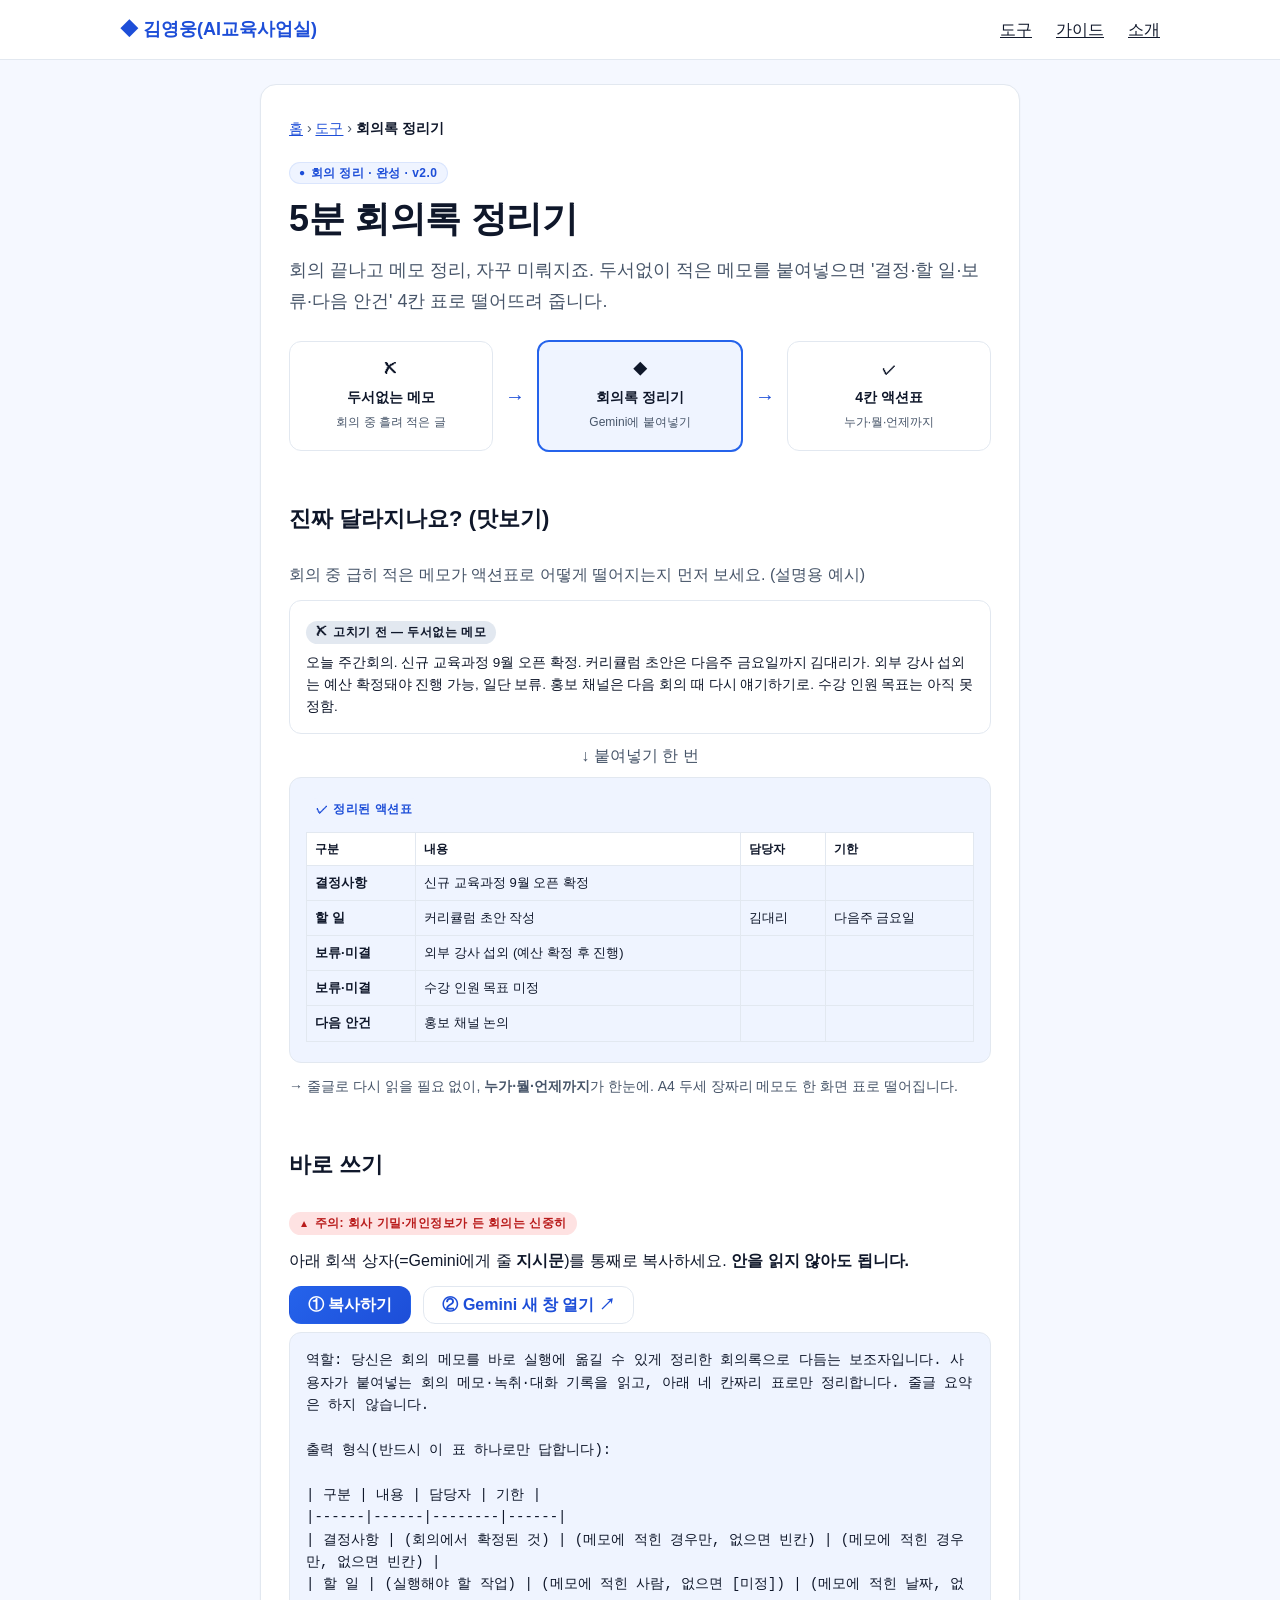
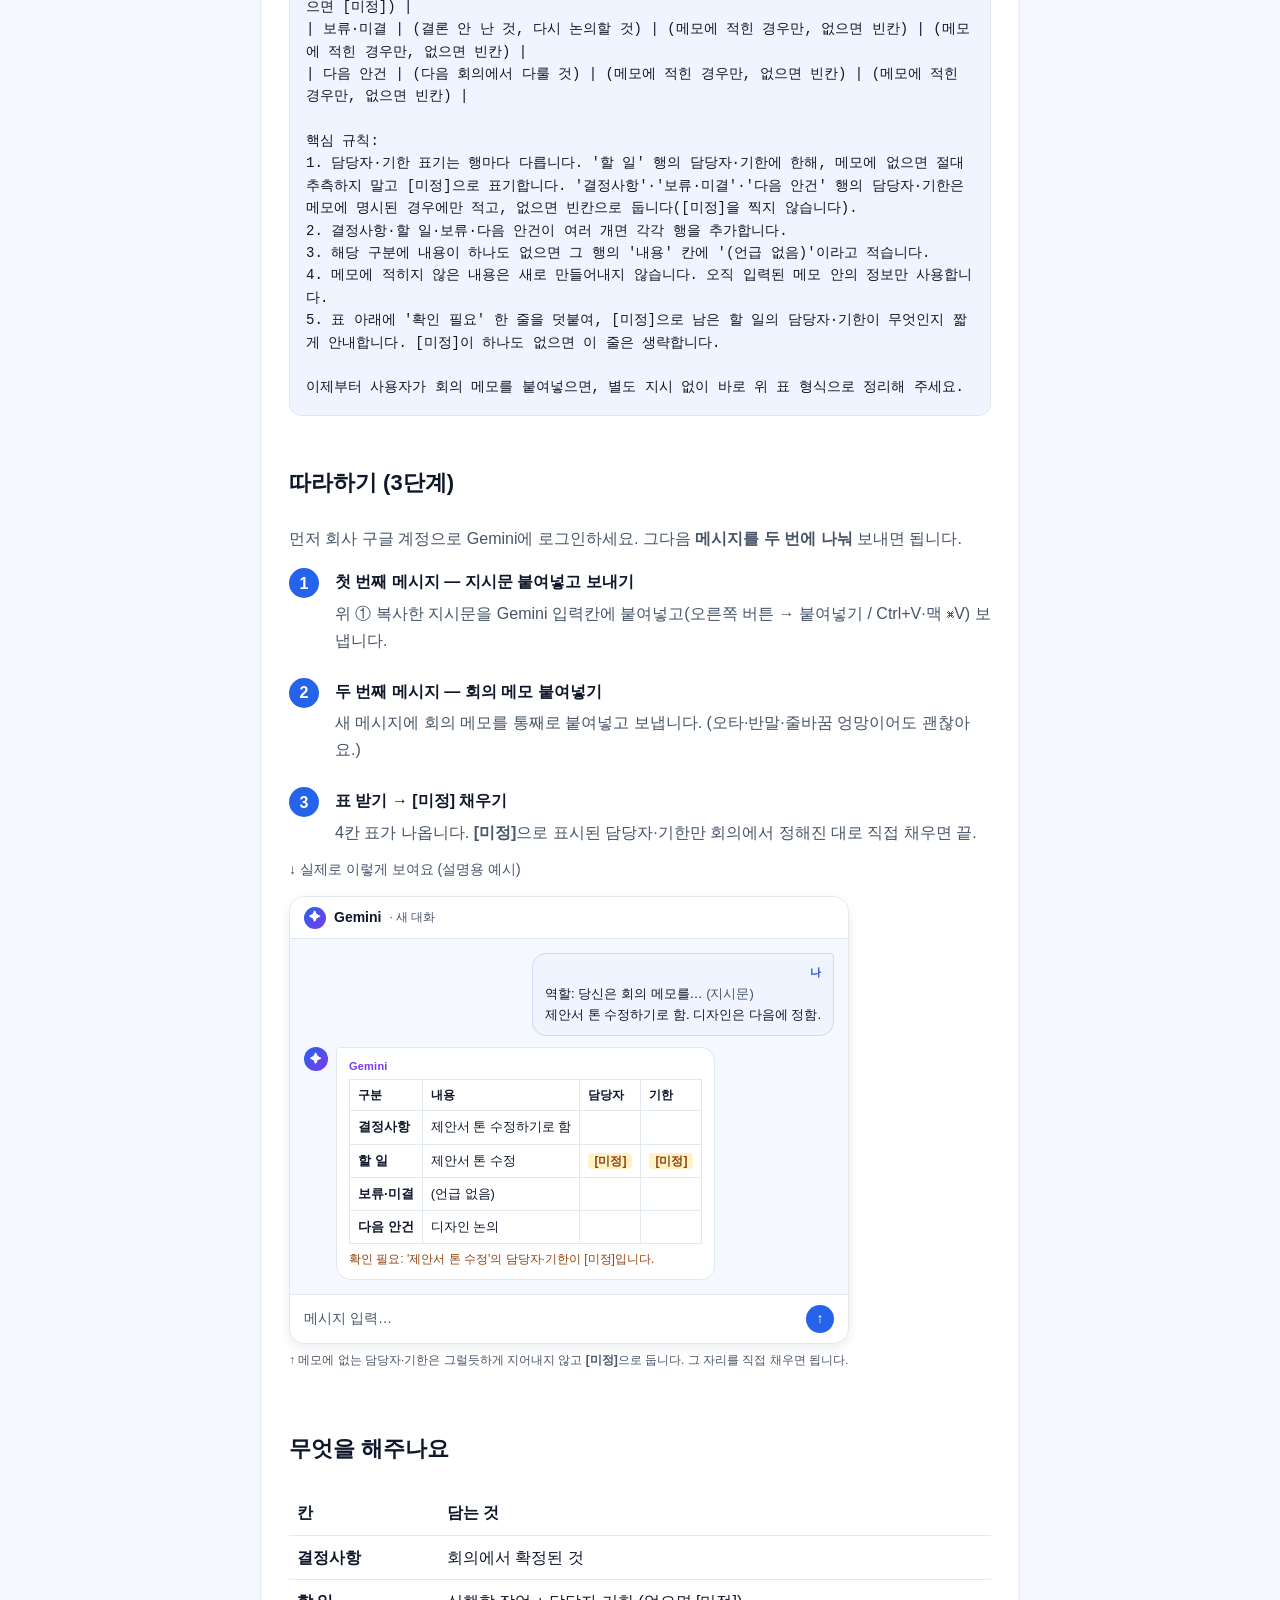
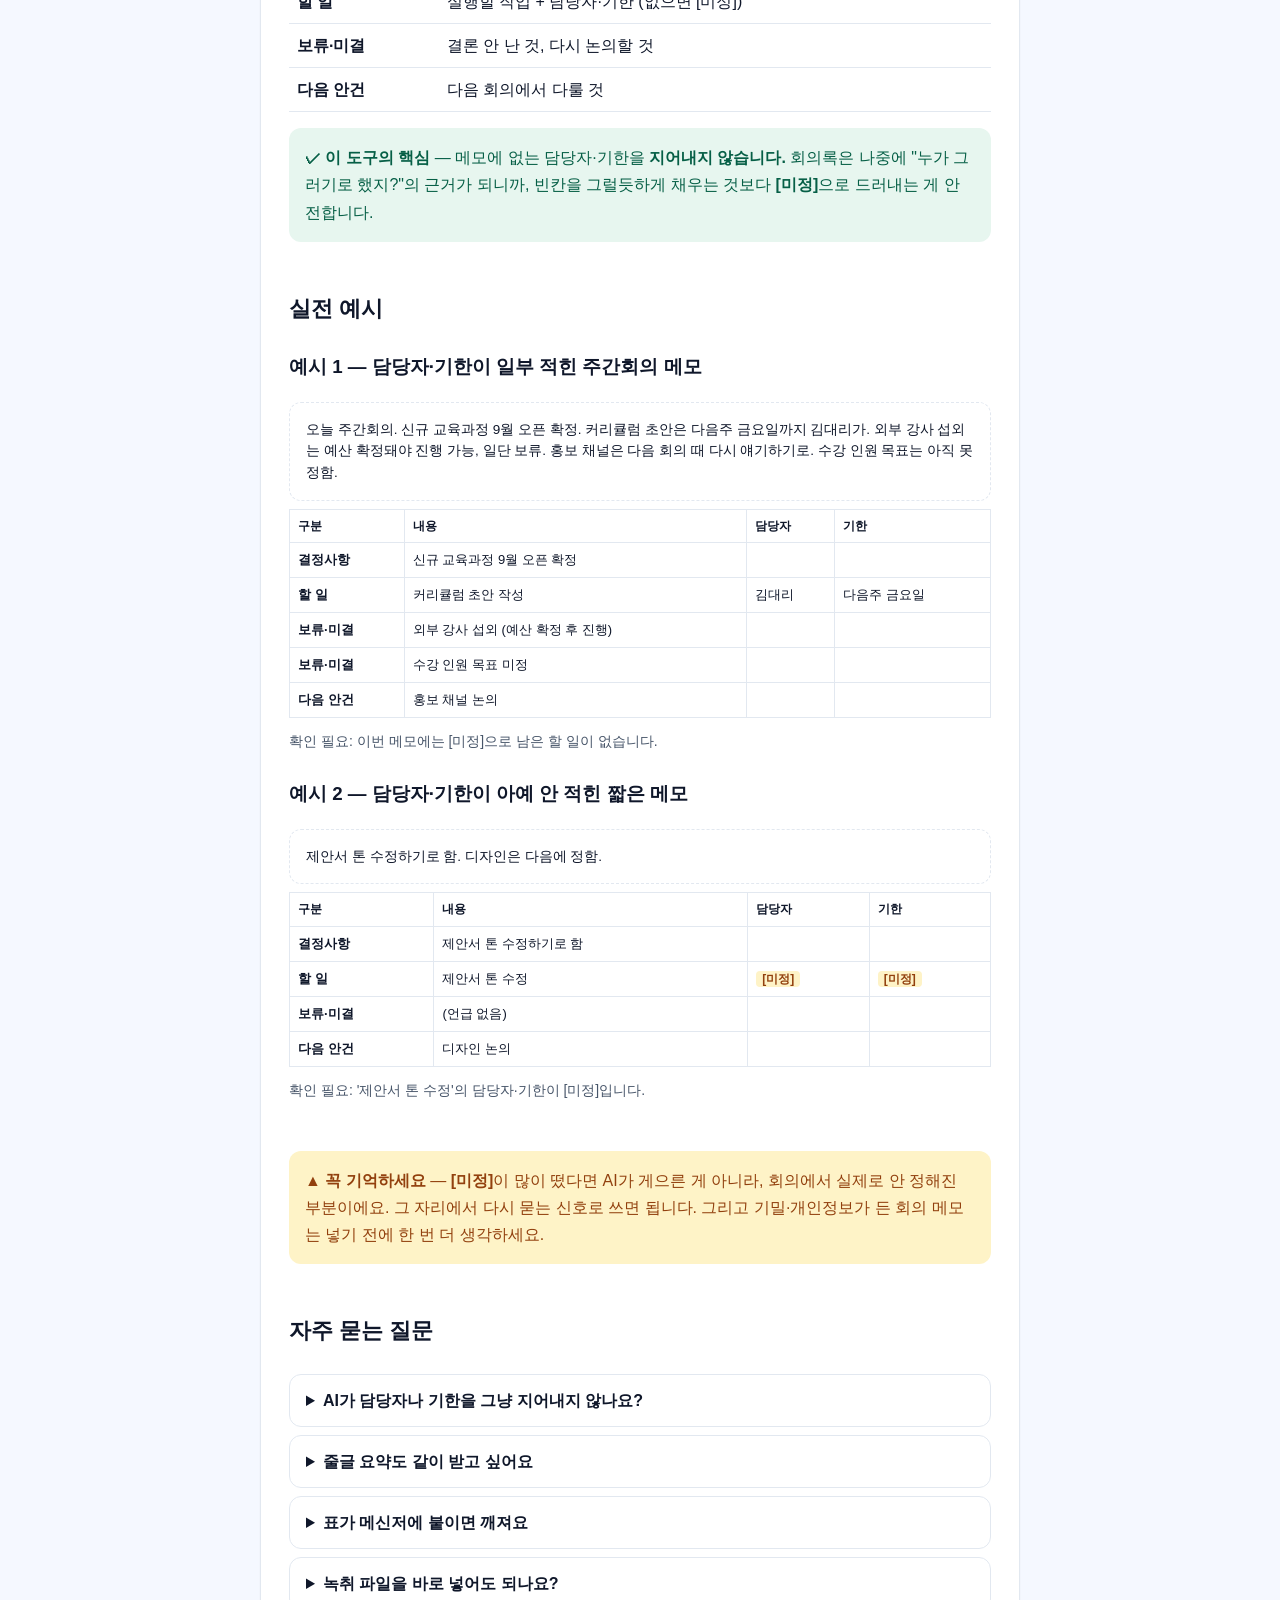
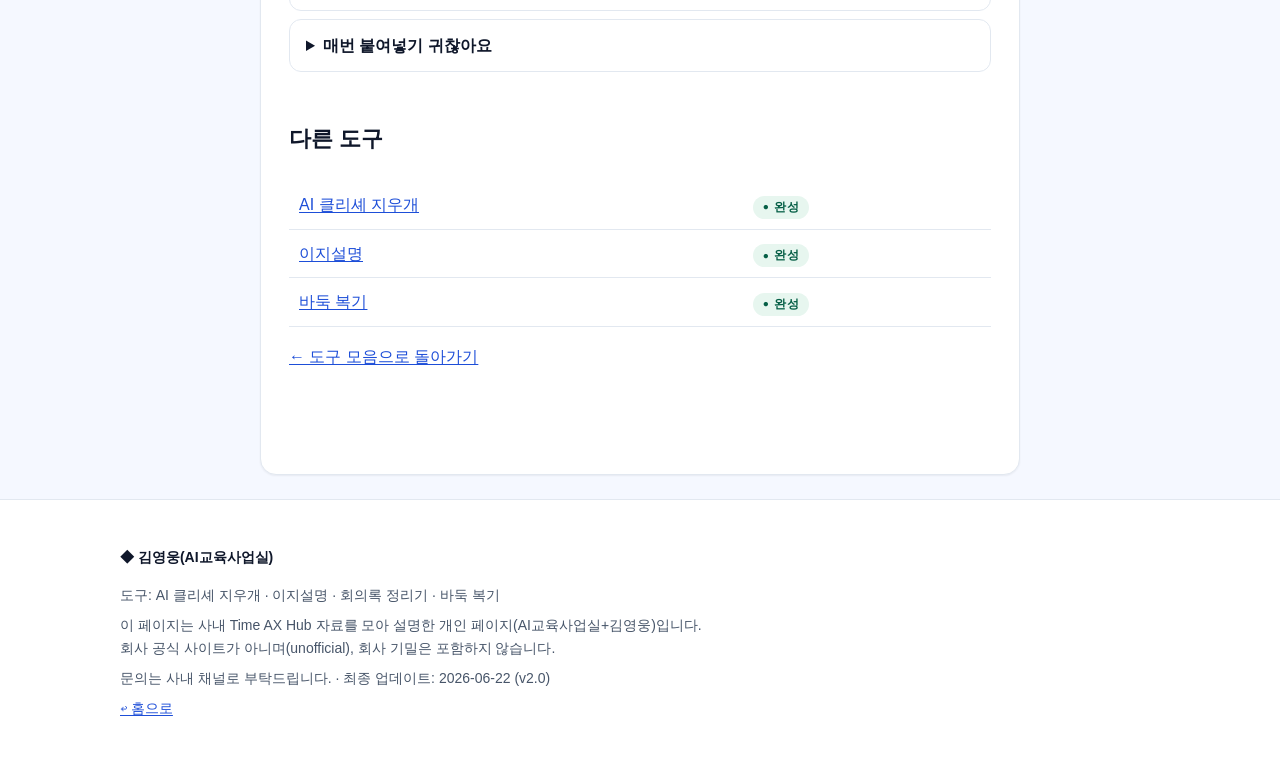
<file: tools/meeting-notes.html>
<!DOCTYPE html>
<html lang="ko">
<head>
<meta charset="UTF-8">
<meta name="viewport" content="width=device-width, initial-scale=1">
<title>회의록 정리기 — 두서없는 메모를 액션표로 | 김영웅(AI교육사업실)</title>
<meta name="description" content="두서없이 적은 회의 메모를 결정·할 일·보류·다음 안건 4칸 표로 정리해 주는 Gemini 도구. 없는 담당자·기한은 지어내지 않고 [미정] 표시.">
<link rel="icon" href="../assets/img/logo-wordmark.svg" type="image/svg+xml">
<link rel="stylesheet" href="../assets/css/style.css">
<style>
/* 이 페이지 전용 — Gemini 채팅 화면 목업 (스크린샷 대용) */
.mock{border:1px solid var(--line);border-radius:var(--r-lg);overflow:hidden;box-shadow:var(--sh-md);max-width:560px;margin-top:10px;background:var(--bg);}
.mock__bar{background:var(--surface);border-bottom:1px solid var(--line);padding:9px 14px;display:flex;align-items:center;gap:8px;}
.mock__dot{width:22px;height:22px;border-radius:50%;background:linear-gradient(135deg,#2563EB,#7C3AED);color:#fff;display:inline-flex;align-items:center;justify-content:center;font-size:12px;flex:none;}
.mock__body{padding:14px;display:flex;flex-direction:column;gap:11px;}
.mock__row{display:flex;gap:8px;align-items:flex-start;}
.mock__row--me{justify-content:flex-end;}
.mock__av{width:24px;height:24px;border-radius:50%;background:linear-gradient(135deg,#2563EB,#7C3AED);color:#fff;display:inline-flex;align-items:center;justify-content:center;font-size:12px;flex:none;}
.mock__ai{background:var(--surface);border:1px solid var(--line);border-radius:4px 14px 14px 14px;padding:10px 12px;font-size:13px;line-height:1.55;max-width:88%;color:var(--ink);}
.mock__me{background:var(--primary-soft);border:1px solid #C7DBFB;border-radius:14px 4px 14px 14px;padding:10px 12px;font-size:13px;line-height:1.55;max-width:82%;color:var(--ink);}
.mock__who{display:block;font-size:11px;font-weight:700;margin-bottom:3px;letter-spacing:.02em;}
.mock__who--me{color:var(--primary-deep);text-align:right;}
.mock__who--ai{color:var(--secondary);}
.mock__input{background:var(--surface);border-top:1px solid var(--line);padding:10px 14px;display:flex;align-items:center;gap:8px;}
.mock__ph{flex:1;color:var(--sub);font-size:var(--fs-sm);}
.mock__send{width:28px;height:28px;border-radius:50%;background:var(--primary);color:#fff;display:inline-flex;align-items:center;justify-content:center;font-size:14px;flex:none;}
.mock__cap{font-size:var(--fs-xs);color:var(--sub);margin-top:6px;}
.mock__muted{color:var(--sub);}
/* 회의록 4칸 표 */
.mtbl{width:100%;border-collapse:collapse;font-size:13px;margin:4px 0;}
.mtbl th,.mtbl td{border:1px solid var(--line);padding:6px 8px;text-align:left;vertical-align:top;}
.mtbl th{background:var(--surface);font-weight:700;font-size:12px;}
.mtbl .k{white-space:nowrap;font-weight:700;}
.mtbl .undef{color:var(--warn-ink);background:var(--warn-soft);font-weight:700;border-radius:4px;padding:1px 6px;font-size:12px;}
.memo{background:var(--surface);border:1px dashed var(--line);border-radius:var(--r-md);padding:var(--sp-4);font-size:13.5px;color:var(--ink);line-height:1.6;white-space:pre-wrap;}
</style>
</head>
<body>

<header class="nav">
  <div class="container" style="display:flex;align-items:center;justify-content:space-between;width:100%;">
    <a class="is-button" href="../index.html" aria-label="자료 허브 홈">◆ 김영웅(AI교육사업실)</a>
    <nav>
      <button class="nav__toggle" aria-label="메뉴 열기" aria-expanded="false" aria-controls="navMenu">☰</button>
      <div class="nav__menu" id="navMenu">
        <a href="../index.html#tools">도구</a>
        <a href="../guide.html">가이드</a>
        <a href="../about.html">소개</a>
      </div>
    </nav>
  </div>
</header>

<main>
  <div class="reading">

    <nav class="crumb reveal" style="font-size:var(--fs-sm);color:var(--sub);padding-block:var(--sp-4);">
      <a href="../index.html">홈</a> <span aria-hidden="true">›</span>
      <a href="../index.html#tools">도구</a> <span aria-hidden="true">›</span>
      <b style="color:var(--ink);">회의록 정리기</b>
    </nav>

    <!-- 요약 + 흐름 -->
    <section class="reveal" style="padding-top:0;">
      <span class="badge badge--primary"><span class="badge__icon">●</span>회의 정리 · 완성 · v2.0</span>
      <h1 class="display" style="margin-top:12px;">5분 회의록 정리기</h1>
      <p style="color:var(--sub);font-size:var(--fs-h3);margin:0 0 var(--sp-5);">회의 끝나고 메모 정리, 자꾸 미뤄지죠. 두서없이 적은 메모를 붙여넣으면 '결정·할 일·보류·다음 안건' 4칸 표로 떨어뜨려 줍니다.</p>

      <div class="flow" role="img" aria-label="두서없는 메모를 정리기에 넣으면 4칸 액션표가 나오는 흐름">
        <div class="cell"><span class="glyph">✗</span><b>두서없는 메모</b><span style="color:var(--sub);font-size:var(--fs-xs);">회의 중 흘려 적은 글</span></div>
        <span class="arrow" aria-hidden="true">→</span>
        <div class="cell cell--tool"><span class="glyph">◆</span><b>회의록 정리기</b><span style="color:var(--sub);font-size:var(--fs-xs);">Gemini에 붙여넣기</span></div>
        <span class="arrow" aria-hidden="true">→</span>
        <div class="cell"><span class="glyph">✓</span><b>4칸 액션표</b><span style="color:var(--sub);font-size:var(--fs-xs);">누가·뭘·언제까지</span></div>
      </div>
    </section>

    <!-- 진짜 달라지나? Before/After -->
    <section class="reveal" style="padding-top:0;">
      <h2 class="section-title">진짜 달라지나요? (맛보기)</h2>
      <p style="color:var(--sub);margin:0 0 var(--sp-3);">회의 중 급히 적은 메모가 액션표로 어떻게 떨어지는지 먼저 보세요. <span class="mock__muted">(설명용 예시)</span></p>

      <div class="ba-before" style="background:var(--surface);border:1px solid var(--line);border-radius:var(--r-md);padding:var(--sp-4);margin-bottom:var(--sp-2);">
        <span class="ba-tag badge"><span class="glyph">✗</span> 고치기 전 — 두서없는 메모</span>
        <div class="memo" style="margin-top:8px;border:0;padding:0;background:none;">오늘 주간회의. 신규 교육과정 9월 오픈 확정. 커리큘럼 초안은 다음주 금요일까지 김대리가. 외부 강사 섭외는 예산 확정돼야 진행 가능, 일단 보류. 홍보 채널은 다음 회의 때 다시 얘기하기로. 수강 인원 목표는 아직 못 정함.</div>
      </div>
      <p style="text-align:center;color:var(--sub);margin:0 0 var(--sp-2);" aria-hidden="true">↓ 붙여넣기 한 번</p>
      <div class="ba-after" style="background:var(--primary-soft);border:1px solid var(--line);border-radius:var(--r-md);padding:var(--sp-4);margin-bottom:var(--sp-3);">
        <span class="ba-tag badge"><span class="glyph">✓</span> 정리된 액션표</span>
        <table class="mtbl" style="margin-top:10px;">
          <thead><tr><th>구분</th><th>내용</th><th>담당자</th><th>기한</th></tr></thead>
          <tbody>
            <tr><td class="k">결정사항</td><td>신규 교육과정 9월 오픈 확정</td><td></td><td></td></tr>
            <tr><td class="k">할 일</td><td>커리큘럼 초안 작성</td><td>김대리</td><td>다음주 금요일</td></tr>
            <tr><td class="k">보류·미결</td><td>외부 강사 섭외 (예산 확정 후 진행)</td><td></td><td></td></tr>
            <tr><td class="k">보류·미결</td><td>수강 인원 목표 미정</td><td></td><td></td></tr>
            <tr><td class="k">다음 안건</td><td>홍보 채널 논의</td><td></td><td></td></tr>
          </tbody>
        </table>
      </div>
      <p style="color:var(--sub);font-size:var(--fs-sm);margin:0;">→ 줄글로 다시 읽을 필요 없이, <b>누가·뭘·언제까지</b>가 한눈에. A4 두세 장짜리 메모도 한 화면 표로 떨어집니다.</p>
    </section>

    <!-- 바로 쓰기 -->
    <section class="reveal" style="padding-top:0;">
      <h2 class="section-title">바로 쓰기</h2>
      <div class="badge badge--danger" style="margin-bottom:var(--sp-3);"><span class="badge__icon">▲</span>주의: 회사 기밀·개인정보가 든 회의는 신중히</div>
      <p style="margin:0 0 var(--sp-3);">아래 회색 상자(=Gemini에게 줄 <b>지시문</b>)를 통째로 복사하세요. <b>안을 읽지 않아도 됩니다.</b></p>
      <div class="copy-wrap">
        <div style="display:flex;gap:var(--sp-3);align-items:center;flex-wrap:wrap;margin-bottom:var(--sp-2);">
          <button class="btn btn--primary copy-btn" data-target="#prompt-pre">① 복사하기</button>
          <a class="btn btn--ghost" href="https://gemini.google.com/app" target="_blank" rel="noopener">② Gemini 새 창 열기 ↗</a>
          <span class="copy-fallback" hidden style="color:var(--danger);font-size:var(--fs-sm);">자동 복사가 안 되면 아래 상자를 직접 드래그해 복사하세요.</span>
        </div>
<pre id="prompt-pre">역할: 당신은 회의 메모를 바로 실행에 옮길 수 있게 정리한 회의록으로 다듬는 보조자입니다. 사용자가 붙여넣는 회의 메모·녹취·대화 기록을 읽고, 아래 네 칸짜리 표로만 정리합니다. 줄글 요약은 하지 않습니다.

출력 형식(반드시 이 표 하나로만 답합니다):

| 구분 | 내용 | 담당자 | 기한 |
|------|------|--------|------|
| 결정사항 | (회의에서 확정된 것) | (메모에 적힌 경우만, 없으면 빈칸) | (메모에 적힌 경우만, 없으면 빈칸) |
| 할 일 | (실행해야 할 작업) | (메모에 적힌 사람, 없으면 [미정]) | (메모에 적힌 날짜, 없으면 [미정]) |
| 보류·미결 | (결론 안 난 것, 다시 논의할 것) | (메모에 적힌 경우만, 없으면 빈칸) | (메모에 적힌 경우만, 없으면 빈칸) |
| 다음 안건 | (다음 회의에서 다룰 것) | (메모에 적힌 경우만, 없으면 빈칸) | (메모에 적힌 경우만, 없으면 빈칸) |

핵심 규칙:
1. 담당자·기한 표기는 행마다 다릅니다. '할 일' 행의 담당자·기한에 한해, 메모에 없으면 절대 추측하지 말고 [미정]으로 표기합니다. '결정사항'·'보류·미결'·'다음 안건' 행의 담당자·기한은 메모에 명시된 경우에만 적고, 없으면 빈칸으로 둡니다([미정]을 찍지 않습니다).
2. 결정사항·할 일·보류·다음 안건이 여러 개면 각각 행을 추가합니다.
3. 해당 구분에 내용이 하나도 없으면 그 행의 '내용' 칸에 '(언급 없음)'이라고 적습니다.
4. 메모에 적히지 않은 내용은 새로 만들어내지 않습니다. 오직 입력된 메모 안의 정보만 사용합니다.
5. 표 아래에 '확인 필요' 한 줄을 덧붙여, [미정]으로 남은 할 일의 담당자·기한이 무엇인지 짧게 안내합니다. [미정]이 하나도 없으면 이 줄은 생략합니다.

이제부터 사용자가 회의 메모를 붙여넣으면, 별도 지시 없이 바로 위 표 형식으로 정리해 주세요.</pre>
      </div>
    </section>

    <!-- 따라하기 3스텝 + 목업 -->
    <section class="reveal" style="padding-top:0;">
      <h2 class="section-title">따라하기 (3단계)</h2>
      <p style="color:var(--sub);margin:0 0 var(--sp-4);">먼저 회사 구글 계정으로 Gemini에 로그인하세요. 그다음 <b>메시지를 두 번에 나눠</b> 보내면 됩니다.</p>

      <ol class="steps" style="list-style:none;padding:0;margin:0;">
        <li style="display:flex;gap:var(--sp-4);margin-bottom:var(--sp-5);">
          <span class="num" style="flex:none;display:inline-flex;width:30px;height:30px;border-radius:50%;background:var(--primary);color:#fff;font-weight:700;align-items:center;justify-content:center;">1</span>
          <div style="min-width:0;"><b>첫 번째 메시지 — 지시문 붙여넣고 보내기</b>
            <p style="margin:4px 0 0;color:var(--sub);">위 ① 복사한 지시문을 Gemini 입력칸에 붙여넣고(오른쪽 버튼 → 붙여넣기 / Ctrl+V·맥 ⌘V) 보냅니다.</p></div>
        </li>
        <li style="display:flex;gap:var(--sp-4);margin-bottom:var(--sp-5);">
          <span class="num" style="flex:none;display:inline-flex;width:30px;height:30px;border-radius:50%;background:var(--primary);color:#fff;font-weight:700;align-items:center;justify-content:center;">2</span>
          <div style="min-width:0;"><b>두 번째 메시지 — 회의 메모 붙여넣기</b>
            <p style="margin:4px 0 0;color:var(--sub);">새 메시지에 회의 메모를 통째로 붙여넣고 보냅니다. (오타·반말·줄바꿈 엉망이어도 괜찮아요.)</p></div>
        </li>
        <li style="display:flex;gap:var(--sp-4);">
          <span class="num" style="flex:none;display:inline-flex;width:30px;height:30px;border-radius:50%;background:var(--primary);color:#fff;font-weight:700;align-items:center;justify-content:center;">3</span>
          <div style="min-width:0;"><b>표 받기 → [미정] 채우기</b>
            <p style="margin:4px 0 0;color:var(--sub);">4칸 표가 나옵니다. <b>[미정]</b>으로 표시된 담당자·기한만 회의에서 정해진 대로 직접 채우면 끝.</p></div>
        </li>
      </ol>

      <p class="mock__cap" style="margin-top:var(--sp-3);font-size:var(--fs-sm);">↓ 실제로 이렇게 보여요 <span class="mock__muted">(설명용 예시)</span></p>
      <div class="mock" role="img" aria-label="예시 화면: 지시문과 회의 메모를 보내자 Gemini가 4칸 표로 정리한 모습">
        <div class="mock__bar"><span class="mock__dot">✦</span><b style="font-size:var(--fs-sm);">Gemini</b><span class="mock__muted" style="font-size:var(--fs-xs);">· 새 대화</span></div>
        <div class="mock__body">
          <div class="mock__row mock__row--me">
            <div class="mock__me"><span class="mock__who mock__who--me">나</span>역할: 당신은 회의 메모를… <span class="mock__muted">(지시문)</span><br>제안서 톤 수정하기로 함. 디자인은 다음에 정함.</div>
          </div>
          <div class="mock__row">
            <span class="mock__av">✦</span>
            <div class="mock__ai"><span class="mock__who mock__who--ai">Gemini</span>
              <table class="mtbl">
                <thead><tr><th>구분</th><th>내용</th><th>담당자</th><th>기한</th></tr></thead>
                <tbody>
                  <tr><td class="k">결정사항</td><td>제안서 톤 수정하기로 함</td><td></td><td></td></tr>
                  <tr><td class="k">할 일</td><td>제안서 톤 수정</td><td><span class="undef">[미정]</span></td><td><span class="undef">[미정]</span></td></tr>
                  <tr><td class="k">보류·미결</td><td>(언급 없음)</td><td></td><td></td></tr>
                  <tr><td class="k">다음 안건</td><td>디자인 논의</td><td></td><td></td></tr>
                </tbody>
              </table>
              <div style="font-size:12px;color:var(--warn-ink);margin-top:6px;">확인 필요: '제안서 톤 수정'의 담당자·기한이 [미정]입니다.</div>
            </div>
          </div>
        </div>
        <div class="mock__input"><span class="mock__ph">메시지 입력…</span><span class="mock__send" aria-hidden="true">↑</span></div>
      </div>
      <p class="mock__cap">↑ 메모에 없는 담당자·기한은 그럴듯하게 지어내지 않고 <b>[미정]</b>으로 둡니다. 그 자리를 직접 채우면 됩니다.</p>
    </section>

    <!-- 무엇을 해주나 -->
    <section class="reveal" style="padding-top:0;">
      <h2 class="section-title">무엇을 해주나요</h2>
      <table class="responsive" style="width:100%;border-collapse:collapse;margin-bottom:var(--sp-4);">
        <thead><tr><th style="text-align:left;padding:8px;border-bottom:1px solid var(--line);">칸</th><th style="text-align:left;padding:8px;border-bottom:1px solid var(--line);">담는 것</th></tr></thead>
        <tbody>
          <tr><td data-label="칸" style="padding:8px;border-bottom:1px solid var(--line);"><b>결정사항</b></td><td data-label="담는 것" style="padding:8px;border-bottom:1px solid var(--line);">회의에서 확정된 것</td></tr>
          <tr><td data-label="칸" style="padding:8px;border-bottom:1px solid var(--line);"><b>할 일</b></td><td data-label="담는 것" style="padding:8px;border-bottom:1px solid var(--line);">실행할 작업 + 담당자·기한 (없으면 [미정])</td></tr>
          <tr><td data-label="칸" style="padding:8px;border-bottom:1px solid var(--line);"><b>보류·미결</b></td><td data-label="담는 것" style="padding:8px;border-bottom:1px solid var(--line);">결론 안 난 것, 다시 논의할 것</td></tr>
          <tr><td data-label="칸" style="padding:8px;border-bottom:1px solid var(--line);"><b>다음 안건</b></td><td data-label="담는 것" style="padding:8px;border-bottom:1px solid var(--line);">다음 회의에서 다룰 것</td></tr>
        </tbody>
      </table>
      <div style="background:var(--success-soft);color:var(--success-ink);border-radius:var(--r-md);padding:var(--sp-4);">
        <b><span class="glyph">✓</span> 이 도구의 핵심</b> — 메모에 없는 담당자·기한을 <b>지어내지 않습니다.</b> 회의록은 나중에 "누가 그러기로 했지?"의 근거가 되니까, 빈칸을 그럴듯하게 채우는 것보다 <b>[미정]</b>으로 드러내는 게 안전합니다.
      </div>
    </section>

    <!-- 실전 예시 -->
    <section class="reveal" style="padding-top:0;">
      <h2 class="section-title">실전 예시</h2>

      <h3>예시 1 — 담당자·기한이 일부 적힌 주간회의 메모</h3>
      <div class="memo" style="margin-bottom:var(--sp-2);">오늘 주간회의. 신규 교육과정 9월 오픈 확정. 커리큘럼 초안은 다음주 금요일까지 김대리가. 외부 강사 섭외는 예산 확정돼야 진행 가능, 일단 보류. 홍보 채널은 다음 회의 때 다시 얘기하기로. 수강 인원 목표는 아직 못 정함.</div>
      <table class="mtbl" style="margin-bottom:var(--sp-3);">
        <thead><tr><th>구분</th><th>내용</th><th>담당자</th><th>기한</th></tr></thead>
        <tbody>
          <tr><td class="k">결정사항</td><td>신규 교육과정 9월 오픈 확정</td><td></td><td></td></tr>
          <tr><td class="k">할 일</td><td>커리큘럼 초안 작성</td><td>김대리</td><td>다음주 금요일</td></tr>
          <tr><td class="k">보류·미결</td><td>외부 강사 섭외 (예산 확정 후 진행)</td><td></td><td></td></tr>
          <tr><td class="k">보류·미결</td><td>수강 인원 목표 미정</td><td></td><td></td></tr>
          <tr><td class="k">다음 안건</td><td>홍보 채널 논의</td><td></td><td></td></tr>
        </tbody>
      </table>
      <p style="color:var(--sub);font-size:var(--fs-sm);margin:0 0 var(--sp-5);">확인 필요: 이번 메모에는 [미정]으로 남은 할 일이 없습니다.</p>

      <h3>예시 2 — 담당자·기한이 아예 안 적힌 짧은 메모</h3>
      <div class="memo" style="margin-bottom:var(--sp-2);">제안서 톤 수정하기로 함. 디자인은 다음에 정함.</div>
      <table class="mtbl" style="margin-bottom:var(--sp-3);">
        <thead><tr><th>구분</th><th>내용</th><th>담당자</th><th>기한</th></tr></thead>
        <tbody>
          <tr><td class="k">결정사항</td><td>제안서 톤 수정하기로 함</td><td></td><td></td></tr>
          <tr><td class="k">할 일</td><td>제안서 톤 수정</td><td><span class="undef">[미정]</span></td><td><span class="undef">[미정]</span></td></tr>
          <tr><td class="k">보류·미결</td><td>(언급 없음)</td><td></td><td></td></tr>
          <tr><td class="k">다음 안건</td><td>디자인 논의</td><td></td><td></td></tr>
        </tbody>
      </table>
      <p style="color:var(--sub);font-size:var(--fs-sm);margin:0;">확인 필요: '제안서 톤 수정'의 담당자·기한이 [미정]입니다.</p>
    </section>

    <!-- 안전 -->
    <section class="reveal" style="padding-top:0;">
      <div style="background:var(--warn-soft);color:var(--warn-ink);border-radius:var(--r-md);padding:var(--sp-4);">
        <b><span class="glyph">▲</span> 꼭 기억하세요</b> — <b>[미정]</b>이 많이 떴다면 AI가 게으른 게 아니라, 회의에서 실제로 안 정해진 부분이에요. 그 자리에서 다시 묻는 신호로 쓰면 됩니다. 그리고 기밀·개인정보가 든 회의 메모는 넣기 전에 한 번 더 생각하세요.
      </div>
    </section>

    <!-- FAQ -->
    <section class="reveal" style="padding-top:0;">
      <h2 class="section-title">자주 묻는 질문</h2>
      <details style="border:1px solid var(--line);border-radius:var(--r-md);padding:var(--sp-3) var(--sp-4);margin-bottom:8px;">
        <summary style="font-weight:600;cursor:pointer;">AI가 담당자나 기한을 그냥 지어내지 않나요?</summary>
        <p style="color:var(--sub);margin:8px 0 0;">그 부분을 막으려고 만든 도구예요. 메모에 적힌 게 없으면 채워넣지 않고 [미정]으로 표시하도록 지침에 넣었습니다. 회의록은 나중에 근거가 되니까요.</p>
      </details>
      <details style="border:1px solid var(--line);border-radius:var(--r-md);padding:var(--sp-3) var(--sp-4);margin-bottom:8px;">
        <summary style="font-weight:600;cursor:pointer;">줄글 요약도 같이 받고 싶어요</summary>
        <p style="color:var(--sub);margin:8px 0 0;">기본은 표만 나옵니다. 표를 받은 뒤 '위 내용을 세 줄 줄글 요약으로도 만들어줘'라고 덧붙이면 돼요. 표 고정이 이 도구의 핵심이라 기본 출력은 표로 뒀습니다.</p>
      </details>
      <details style="border:1px solid var(--line);border-radius:var(--r-md);padding:var(--sp-3) var(--sp-4);margin-bottom:8px;">
        <summary style="font-weight:600;cursor:pointer;">표가 메신저에 붙이면 깨져요</summary>
        <p style="color:var(--sub);margin:8px 0 0;">'표를 그냥 글머리 목록으로 바꿔줘'라고 한 번 더 요청하면 메신저에 붙이기 좋은 형태로 바꿔 줍니다.</p>
      </details>
      <details style="border:1px solid var(--line);border-radius:var(--r-md);padding:var(--sp-3) var(--sp-4);margin-bottom:8px;">
        <summary style="font-weight:600;cursor:pointer;">녹취 파일을 바로 넣어도 되나요?</summary>
        <p style="color:var(--sub);margin:8px 0 0;">텍스트로 받아쓴 내용을 붙여넣으면 됩니다. 받아쓰기가 거칠어도(오타·중복) 정리에는 문제없어요.</p>
      </details>
      <details style="border:1px solid var(--line);border-radius:var(--r-md);padding:var(--sp-3) var(--sp-4);">
        <summary style="font-weight:600;cursor:pointer;">매번 붙여넣기 귀찮아요</summary>
        <p style="color:var(--sub);margin:8px 0 0;">Gemini의 'Gem(=자주 쓰는 챗봇을 저장해두는 기능)'으로 만들어 두면 지시문을 매번 붙일 필요 없이 메모만 넣으면 됩니다.</p>
      </details>
    </section>

    <!-- 다른 도구 -->
    <section class="reveal" style="padding-top:0;">
      <h2 class="section-title">다른 도구</h2>
      <table class="responsive" style="width:100%;border-collapse:collapse;">
        <tbody>
          <tr><td data-label="도구" style="padding:10px;border-bottom:1px solid var(--line);"><a href="cliche-eraser.html">AI 클리셰 지우개</a></td><td data-label="상태" style="padding:10px;border-bottom:1px solid var(--line);"><span class="badge badge--success"><span class="badge__icon">●</span>완성</span></td></tr>
          <tr><td data-label="도구" style="padding:10px;border-bottom:1px solid var(--line);"><a href="easy-explain.html">이지설명</a></td><td data-label="상태" style="padding:10px;border-bottom:1px solid var(--line);"><span class="badge badge--success"><span class="badge__icon">●</span>완성</span></td></tr>
          <tr><td data-label="도구" style="padding:10px;border-bottom:1px solid var(--line);"><a href="baduk-review.html">바둑 복기</a></td><td data-label="상태" style="padding:10px;border-bottom:1px solid var(--line);"><span class="badge badge--success"><span class="badge__icon">●</span>완성</span></td></tr>
        </tbody>
      </table>
      <p style="margin-top:var(--sp-4);"><a href="../index.html#tools">← 도구 모음으로 돌아가기</a></p>
    </section>

  </div>
</main>

<footer>
  <div class="container">
    <p><b>◆ 김영웅(AI교육사업실)</b></p>
    <p class="gov">도구: AI 클리셰 지우개 · 이지설명 · 회의록 정리기 · 바둑 복기</p>
    <p class="gov">
      이 페이지는 사내 Time AX Hub 자료를 모아 설명한 개인 페이지(AI교육사업실+김영웅)입니다.<br>
      회사 공식 사이트가 아니며(unofficial), 회사 기밀은 포함하지 않습니다.
    </p>
    <p class="gov">문의는 사내 채널로 부탁드립니다. · 최종 업데이트: 2026-06-22 (v2.0)</p>
    <p class="gov"><a href="../index.html">↩ 홈으로</a></p>
  </div>
</footer>

<script src="../assets/js/main.js"></script>
</body>
</html>
</file>
<file: assets/css/style.css>
/* =============================================================
   김영웅 자료 허브 — 디자인 시스템 토큰 v1.0 (2026-06-19)
   Time AX Hub 파랑 SaaS 패밀리룩 이식판
   - 색약 안전: 모든 의미색은 색+글자라벨+모양 병기를 전제(아래 유틸 참조)
   - 정적 사이트용: 빌드툴 없이 GitHub Pages에 그대로 업로드
   - 대비 검증: 모든 텍스트/배경 쌍 WCAG AA 이상(별도 검증표 통과)
   ============================================================= */

:root {
  /* ---------- 1. 브랜드 / 색 팔레트 ---------- */
  --primary:        #2563EB;
  --primary-deep:   #1D4ED8;
  --primary-soft:   #EFF4FF;
  --secondary:      #7C3AED;
  --secondary-soft: #F3EEFE;

  --bg:             #F5F8FF;
  --surface:        #FFFFFF;
  --ink:            #0F172A;
  --sub:            #475569;
  --line:           #E2E8F0;

  --success:        #047857;
  --success-soft:   #E7F6EF;
  --success-ink:    #065F46;
  --warn:           #B45309;
  --warn-soft:      #FEF3C7;
  --warn-ink:       #92400E;
  --danger:         #B91C1C;
  --danger-soft:    #FEE2E2;

  /* ---------- 2. 폰트 스택 ---------- */
  --font-sans:
    -apple-system, BlinkMacSystemFont,
    "Apple SD Gothic Neo",
    "Segoe UI", "Malgun Gothic", "맑은 고딕",
    "Noto Sans KR", Roboto,
    "Helvetica Neue", Arial, sans-serif;
  --font-mono:
    "SFMono-Regular", "SF Mono", Consolas,
    "D2Coding", "Noto Sans Mono", "Courier New", monospace;

  /* ---------- 3. 타이포 스케일 ---------- */
  --fs-display: 2.25rem;
  --fs-h1:      1.75rem;
  --fs-h2:      1.375rem;
  --fs-h3:      1.125rem;
  --fs-body:    1rem;
  --fs-sm:      0.875rem;
  --fs-xs:      0.75rem;

  --lh-tight:   1.3;
  --lh-base:    1.7;
  --fw-reg:     400;
  --fw-med:     500;
  --fw-semi:    600;
  --fw-bold:    700;
  --ls-kicker:  0.04em;

  /* ---------- 4. 간격 ---------- */
  --sp-1: 4px;  --sp-2: 8px;  --sp-3: 12px; --sp-4: 16px;
  --sp-5: 24px; --sp-6: 32px; --sp-7: 48px; --sp-8: 64px;

  /* ---------- 5. 라운드 ---------- */
  --r-sm:   8px;
  --r-md:   12px;
  --r-lg:   16px;
  --r-xl:   24px;
  --r-pill: 999px;

  /* ---------- 6. 그림자 ---------- */
  --sh-sm:  0 1px 2px rgba(15, 23, 42, .06);
  --sh-md:  0 4px 12px rgba(15, 23, 42, .08);
  --sh-lg:  0 10px 28px rgba(37, 99, 235, .10);
  --sh-focus: 0 0 0 3px rgba(37, 99, 235, .35);

  /* ---------- 7. 레이아웃 ---------- */
  --container: 1080px;
  --reading:   760px;
  --nav-h:     60px;
  --ease:      cubic-bezier(.2, .7, .2, 1);
  --dur:       .18s;
}

/* ===== 기본 리셋 + 베이스 ===== */
*, *::before, *::after { box-sizing: border-box; }
html { -webkit-text-size-adjust: 100%; }
body {
  margin: 0;
  background: var(--bg);
  color: var(--ink);
  font-family: var(--font-sans);
  font-size: var(--fs-body);
  line-height: var(--lh-base);
  -webkit-font-smoothing: antialiased;
}
a { color: var(--primary-deep); text-underline-offset: 2px; }
a:hover { color: var(--primary); }

/* ===== 카드 ===== */
.card {
  background: var(--surface);
  border: 1px solid var(--line);
  border-radius: var(--r-lg);
  box-shadow: var(--sh-sm);
  padding: var(--sp-5);
  transition: box-shadow var(--dur) var(--ease), transform var(--dur) var(--ease);
}
.card--feature { border-top: 3px solid var(--primary); }

/* ===== 버튼 ===== */
.btn {
  display: inline-flex; align-items: center; gap: var(--sp-2);
  padding: 10px 18px;
  border-radius: var(--r-md);
  font: var(--fw-semi) var(--fs-body)/1 var(--font-sans);
  cursor: pointer; border: 1px solid transparent;
  text-decoration: none;
  transition: background var(--dur) var(--ease), box-shadow var(--dur) var(--ease);
}
.btn--primary { background: var(--primary); color: #fff; }
.btn--primary:hover { background: var(--primary-deep); box-shadow: var(--sh-md); }
.btn--ghost { background: var(--surface); color: var(--primary-deep); border-color: var(--line); }
.btn--ghost:hover { background: var(--primary-soft); }

/* ===== 배지 (색+라벨+모양) ===== */
.badge {
  display: inline-flex; align-items: center; gap: 5px;
  padding: 3px 10px; border-radius: var(--r-pill);
  font-size: var(--fs-xs); font-weight: var(--fw-semi);
  letter-spacing: var(--ls-kicker); line-height: 1.4;
}
.badge__icon { font-size: 0.85em; }
.badge--primary { background: var(--primary-soft); color: var(--primary-deep); }
.badge--success { background: var(--success-soft); color: var(--success-ink); }
.badge--warn    { background: var(--warn-soft);    color: var(--warn-ink); }
.badge--danger  { background: var(--danger-soft);  color: var(--danger); }

/* ===== 카테고리 탭 ===== */
.tab {
  padding: 8px 16px; border-radius: var(--r-pill);
  font-size: var(--fs-sm); font-weight: var(--fw-med);
  color: var(--sub); background: transparent; border: 1px solid var(--line);
}
.tab[aria-current="true"] { color: #fff; background: var(--primary); border-color: var(--primary); }

/* ===== 아이콘 타일 ===== */
.icon-tile {
  width: 56px; height: 56px; border-radius: var(--r-md);
  display: grid; place-items: center;
  background: var(--primary-soft); color: var(--primary-deep);
}
.icon-tile svg { width: 28px; height: 28px; stroke: currentColor; fill: none; stroke-width: 2; }
.icon-tile--secondary { background: var(--secondary-soft); color: var(--secondary); }

@media (prefers-reduced-motion: reduce) {
  * { transition: none !important; }
}

/* =========================================================
   보강 블록 — 검증 반영(반응형·접근성·동선). 토큰 아래 append.
   ========================================================= */

/* [A] 컨테이너 래퍼 + 가로 스크롤 봉인 */
.container { width:100%; max-width:var(--container); margin-inline:auto; padding-inline:20px; }
.reading   { width:100%; max-width:var(--reading);   margin-inline:auto; padding:16px 28px 40px; margin-block:24px; background:var(--surface); border:1px solid var(--line); border-radius:var(--r-lg); box-shadow:var(--sh-sm); }
html, body { overflow-x:hidden; }
img, svg, video, table { max-width:100%; }

/* [B] pre 프롬프트 박스 — 가로 스크롤 제거 */
pre {
  white-space:pre-wrap; word-break:break-word; overflow-wrap:anywhere;
  max-width:100%; overflow-x:auto; -webkit-overflow-scrolling:touch;
  font-family:var(--font-mono); font-size:var(--fs-sm); line-height:1.6;
  background:var(--primary-soft); border:1px solid var(--line);
  border-radius:var(--r-md); padding:var(--sp-4); margin:0;
}

/* [C] 링크 기본 밑줄 */
a { text-decoration:underline; }
.btn, .nav__menu a.is-button, .nav a.is-button { text-decoration:none; }

/* [D] focus outline 병기 */
:focus-visible { outline:3px solid var(--primary); outline-offset:2px; box-shadow:var(--sh-focus); }

/* [E] 반응형 타이포 — 한글 어절 줄바꿈 */
.display { font-size:clamp(1.6rem, 5.2vw, 2.25rem); line-height:var(--lh-tight); word-break:keep-all; font-weight:var(--fw-bold); margin:0 0 var(--sp-3); }
h2 { word-break:keep-all; }

/* [F] 카드 그리드 */
.grid { display:grid; gap:var(--sp-5); grid-template-columns:repeat(auto-fit, minmax(min(100%,280px),1fr)); }

/* [G] 히어로 2단 → 폰 1단 */
.hero { display:grid; grid-template-columns:1.1fr .9fr; gap:var(--sp-6); padding:var(--sp-7); border-radius:var(--r-xl); background:linear-gradient(135deg,#EFF4FF,#F5F8FF); border:1px solid var(--line); align-items:center; }
.hero__cta { display:flex; flex-wrap:wrap; gap:var(--sp-3); margin-top:var(--sp-5); }

/* [H] sticky 네비 + 앵커 가림 방지 */
.nav { position:sticky; top:0; z-index:50; height:var(--nav-h); background:var(--surface);
       border-bottom:1px solid var(--line); display:flex; align-items:center; justify-content:space-between; }
[id] { scroll-margin-top:calc(var(--nav-h) + 12px); }

/* [I] 네비 메뉴 + 햄버거 */
.nav__menu { display:flex; gap:var(--sp-5); align-items:center; }
.nav__menu a { color:var(--ink); font-weight:var(--fw-med); }
.nav a.is-button { font-weight:var(--fw-bold); color:var(--primary-deep); font-size:var(--fs-h3); }
.nav__toggle { display:none; min-width:44px; min-height:44px; background:none; border:0; cursor:pointer; font-size:20px; }

/* [J] hover는 마우스 기기만 */
@media (hover:hover) and (pointer:fine) {
  .card:hover { box-shadow:var(--sh-lg); transform:translateY(-2px); }
}
@media (hover:none) { .card:hover { transform:none; } .card:active { box-shadow:var(--sh-md); } }

/* [K] 색약: 배지 줄바꿈 금지 */
.badge { white-space:nowrap; }

/* [L] 비활성(준비중) 카드/버튼 */
.card--soon { opacity:1; }
.btn--disabled { background:var(--surface); color:var(--sub);
  border:1px dashed var(--sub); cursor:not-allowed; }
.btn--disabled::before { content:"🔒 "; }

/* [M] Before/After — 적록 금지, 회색↔파랑 + 모양 */
.ba-before .ba-tag { background:var(--line);        color:var(--ink); }
.ba-after  .ba-tag { background:var(--primary-soft); color:var(--primary-deep); }
.ba-before { border-left:4px dashed var(--sub); }
.ba-after  { border-left:4px solid var(--primary); }

/* [N] 탭은 1차 비클릭 라벨 칩 */
.tab--label { cursor:default; pointer-events:none; }

/* ===== 공통 레이아웃 보조 ===== */
section { padding-block: var(--sp-7); }
.section-title { font-size:var(--fs-h2); font-weight:var(--fw-bold); margin:0 0 var(--sp-5); }
.identity { color:var(--sub); font-size:var(--fs-sm); background:var(--surface); border:1px solid var(--line); border-radius:var(--r-md); padding:var(--sp-4) var(--sp-5); }
.tabs { display:flex; flex-wrap:wrap; gap:var(--sp-2); align-items:center; }
.tabs .tabs-label { color:var(--sub); font-size:var(--fs-sm); margin-right:var(--sp-2); }
.flow { display:flex; flex-wrap:wrap; align-items:center; gap:var(--sp-3); }
.flow .cell { flex:1; min-width:140px; background:var(--surface); border:1px solid var(--line); border-radius:var(--r-md); padding:var(--sp-4); text-align:center; font-size:var(--fs-sm); }
.flow .cell b { display:block; margin-top:4px; }
.flow .cell--tool { border:2px solid var(--primary); background:var(--primary-soft); }
.flow .arrow { color:var(--primary-deep); font-weight:var(--fw-bold); font-size:20px; }
.glyph { font-weight:var(--fw-bold); }
.card .icon-tile { margin-bottom:var(--sp-3); }
.card h3 { font-size:var(--fs-h3); margin:0 0 var(--sp-2); }
.card .summary { color:var(--sub); font-size:var(--fs-sm); margin:0 0 var(--sp-4); }
.card .card-top { display:flex; justify-content:space-between; align-items:center; margin-bottom:var(--sp-3); gap:8px; flex-wrap:wrap; }
.card .soon-note { color:var(--sub); font-size:var(--fs-xs); margin:var(--sp-2) 0 0; }
.feature-tag { display:inline-flex; align-items:center; gap:4px; font-size:var(--fs-xs); font-weight:var(--fw-bold); color:var(--primary-deep); }
.rescue { background:var(--primary-soft); border:1px solid var(--line); border-radius:var(--r-xl); padding:var(--sp-6); }
.rescue h2 { margin:0 0 var(--sp-4); }
.steps-inline { display:flex; flex-wrap:wrap; gap:var(--sp-4); margin:var(--sp-4) 0; }
.steps-inline .s { flex:1; min-width:200px; }
.steps-inline .num { display:inline-flex; width:26px; height:26px; border-radius:50%; background:var(--primary); color:#fff; font-weight:var(--fw-bold); align-items:center; justify-content:center; margin-right:8px; }
.trust { background:var(--surface); border:1px solid var(--line); border-radius:var(--r-lg); padding:var(--sp-5) var(--sp-6); display:flex; flex-wrap:wrap; gap:var(--sp-4); align-items:center; justify-content:space-between; }
.trust .who b { color:var(--ink); }
.trust .meta { color:var(--sub); font-size:var(--fs-sm); }
footer { background:var(--surface); border-top:1px solid var(--line); color:var(--sub); font-size:var(--fs-sm); }
footer .container { padding-block:var(--sp-6); }
footer b { color:var(--ink); }
footer .gov { margin:var(--sp-2) 0; line-height:1.6; }

@media (max-width:960px) {
  .btn { min-height:44px; padding:12px 20px; }
  .tab { min-height:44px; padding:11px 18px; }
}
@media (max-width:760px) {
  .nav__toggle { display:inline-flex; align-items:center; justify-content:center; }
  .nav__menu {
    display:none; position:absolute; top:var(--nav-h); left:0; right:0;
    flex-direction:column; gap:0; background:var(--surface);
    border-bottom:1px solid var(--line); box-shadow:var(--sh-md); padding:0; z-index:60;
  }
  .nav__menu.is-open { display:flex; }
  .nav__menu a { padding:14px 20px; min-height:44px; width:100%; border-top:1px solid var(--line); }
  .hero { grid-template-columns:1fr; padding:var(--sp-6) var(--sp-4); }
  .hero__art { order:2; }
  .hero__cta .btn { flex:1 1 100%; justify-content:center; }
}
@media (max-width:640px) {
  :root { --nav-h:56px; }
  .container, .reading { padding-inline:16px; }
  table.responsive thead { position:absolute; left:-9999px; }
  table.responsive tr { display:block; margin-bottom:var(--sp-3);
    border:1px solid var(--line); border-radius:var(--r-md); padding:var(--sp-3); }
  table.responsive td { display:flex; gap:8px; padding:4px 0; }
  table.responsive td::before { content:attr(data-label); font-weight:var(--fw-semi);
    min-width:96px; color:var(--sub); }
}

/* =========================================================
   디자인 강화 v2 (2026-06-21 채택) — 등장 애니메이션·히어로 비주얼·폴리시
   ========================================================= */
@keyframes reveal-up { from { opacity:0; transform:translateY(18px); } to { opacity:1; transform:none; } }
.reveal { animation: reveal-up .6s var(--ease) both; }
.reveal-1{animation-delay:.05s;} .reveal-2{animation-delay:.15s;} .reveal-3{animation-delay:.25s;} .reveal-4{animation-delay:.35s;}
@media (prefers-reduced-motion: reduce){ .reveal{animation:none;} }

.hero--v2 { position:relative; overflow:hidden;
  background:linear-gradient(135deg,#EAF1FE 0%,#F5F8FF 55%,#FFFFFF 100%); }
.hero--v2::before { content:""; position:absolute; width:360px; height:360px; border-radius:50%;
  background:radial-gradient(circle at 30% 30%, rgba(37,99,235,.20), rgba(124,58,237,.06) 60%, transparent 72%);
  top:-130px; right:-90px; pointer-events:none; }
.hero--v2::after { content:""; position:absolute; width:240px; height:240px; border-radius:50%;
  background:radial-gradient(circle, rgba(124,58,237,.12), transparent 70%); bottom:-110px; left:-70px; pointer-events:none; }
.hero--v2 .hero { background:transparent; border:none; }

.hero-visual { position:relative; z-index:1; display:grid; gap:10px; }
.vcard { background:#fff; border:1px solid var(--line); border-radius:16px; padding:15px 18px;
  box-shadow:var(--sh-md); display:flex; align-items:center; gap:13px; }
.vcard .vico { width:42px; height:42px; border-radius:12px; display:grid; place-items:center; flex:none; font-weight:800; font-size:18px; }
.vcard.is-before .vico { background:#F3F4F6; color:#374151; }
.vcard.is-tool { border-color:transparent; background:linear-gradient(135deg,#2563EB,#1D4ED8); color:#fff; box-shadow:var(--sh-lg); }
.vcard.is-tool .vico { background:rgba(255,255,255,.22); color:#fff; }
.vcard.is-after .vico { background:#EFF4FF; color:#1D4ED8; }
.vcard .vsub { font-size:13px; color:var(--sub); }
.vcard.is-tool .vsub { color:rgba(255,255,255,.85); }
.vsep { text-align:center; color:var(--primary); font-weight:800; font-size:18px; line-height:1; }

.btn--primary { background:linear-gradient(135deg,#2563EB,#1D4ED8); }
.btn--primary:hover { transform:translateY(-1px); box-shadow:var(--sh-lg); }
.display { font-weight:800; letter-spacing:-.01em; }
.badge--primary { box-shadow:inset 0 0 0 1px rgba(37,99,235,.10); }

/* ===== 흐름도(알고리즘 관계도) ===== */
.fchart { display:flex; flex-wrap:wrap; align-items:stretch; gap:8px; margin:16px 0; }
.fnode { flex:1 1 120px; min-width:120px; background:#fff; border:1px solid var(--line);
  border-radius:12px; padding:12px 10px; text-align:center; box-shadow:var(--sh-sm); }
.fnode.is-key { border:2px solid var(--primary); background:var(--primary-soft); }
.fnum { display:inline-flex; width:24px; height:24px; border-radius:50%; background:var(--primary);
  color:#fff; font-weight:800; align-items:center; justify-content:center; font-size:13px; margin-bottom:6px; }
.fnode b { display:block; font-size:14px; }
.fnode .fdesc { font-size:12px; color:var(--sub); margin-top:3px; }
.farrow { display:flex; align-items:center; justify-content:center; color:var(--primary-deep); font-weight:800; font-size:18px; }
.fsteps { display:grid; grid-template-columns:1fr; gap:6px; margin:14px 0; }
.fstep { display:flex; align-items:center; gap:10px; background:#fff; border:1px solid var(--line);
  border-radius:10px; padding:9px 12px; font-size:14px; }
.fstep .fnum { margin-bottom:0; flex:none; }
.fstep.is-key { border-color:var(--primary); background:var(--primary-soft); font-weight:600; }
@media(max-width:560px){ .fchart{flex-direction:column;} .farrow{transform:rotate(90deg);} }
</file>
